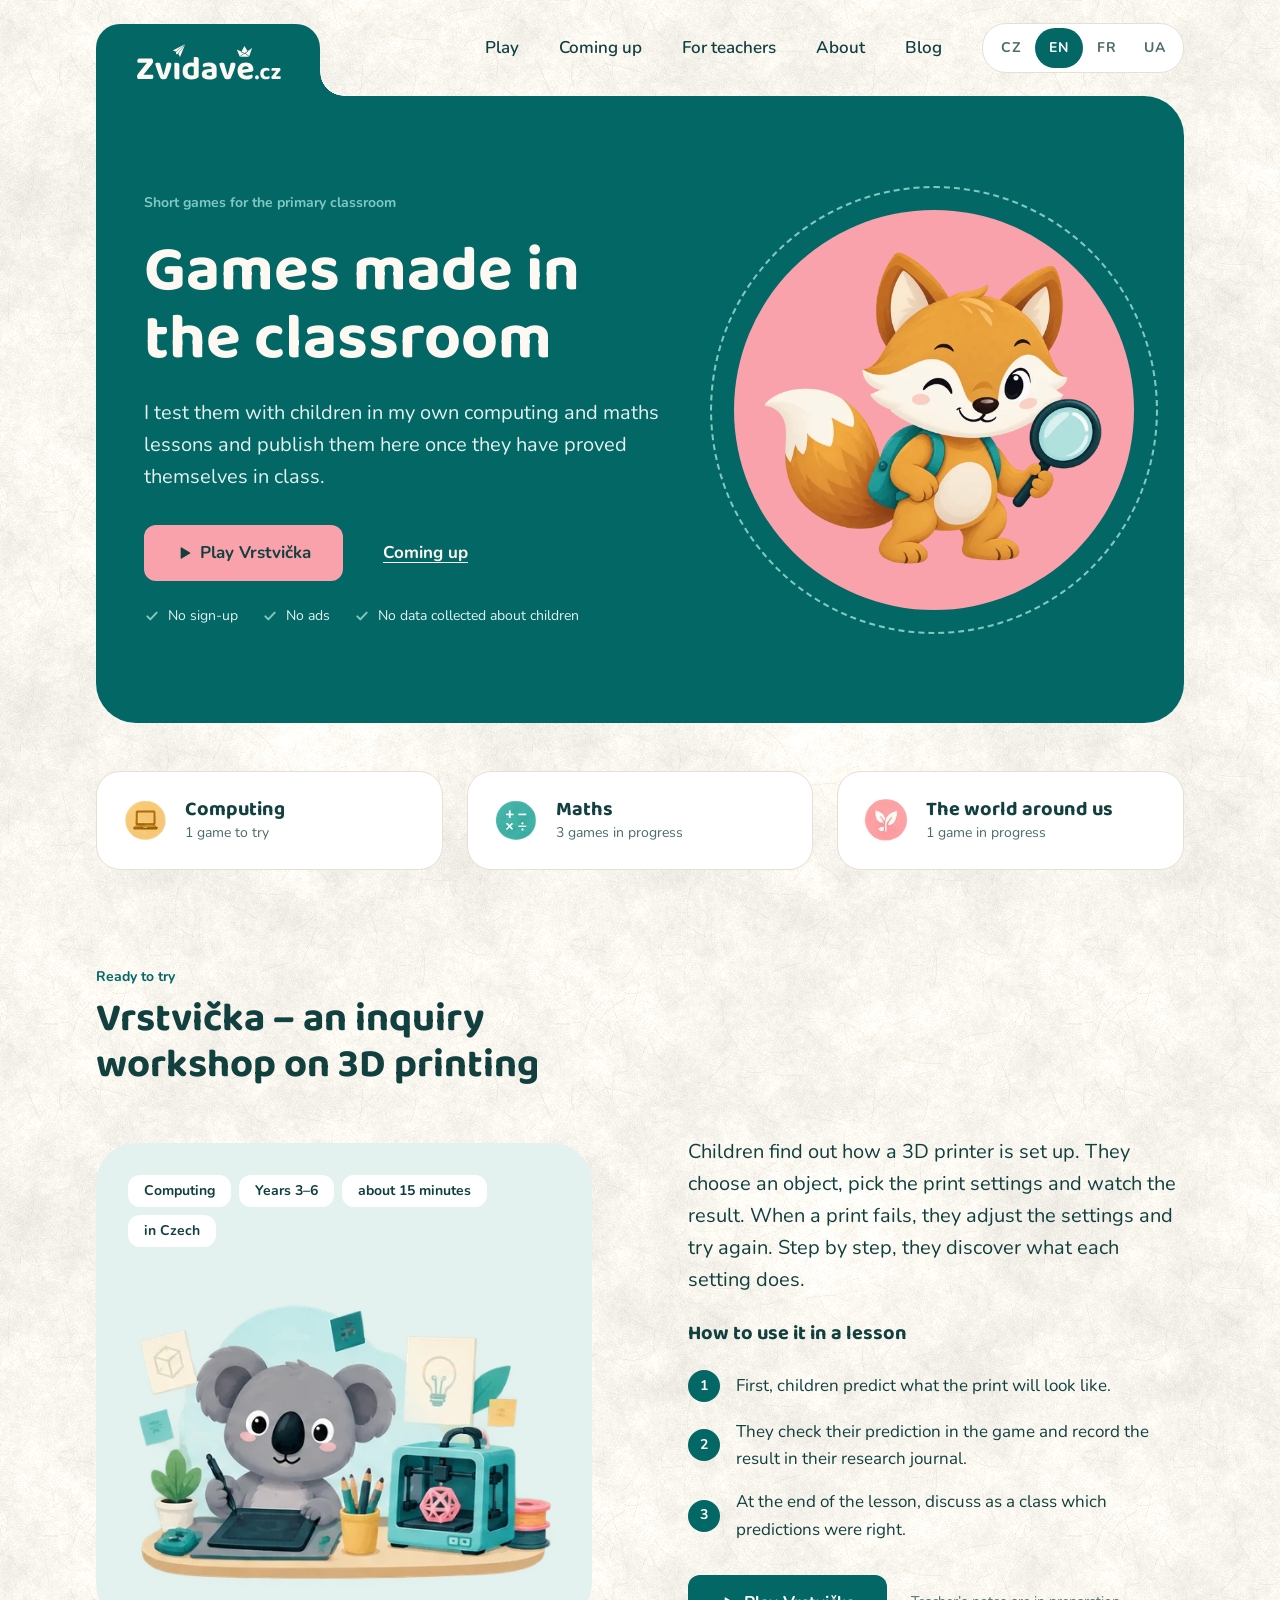
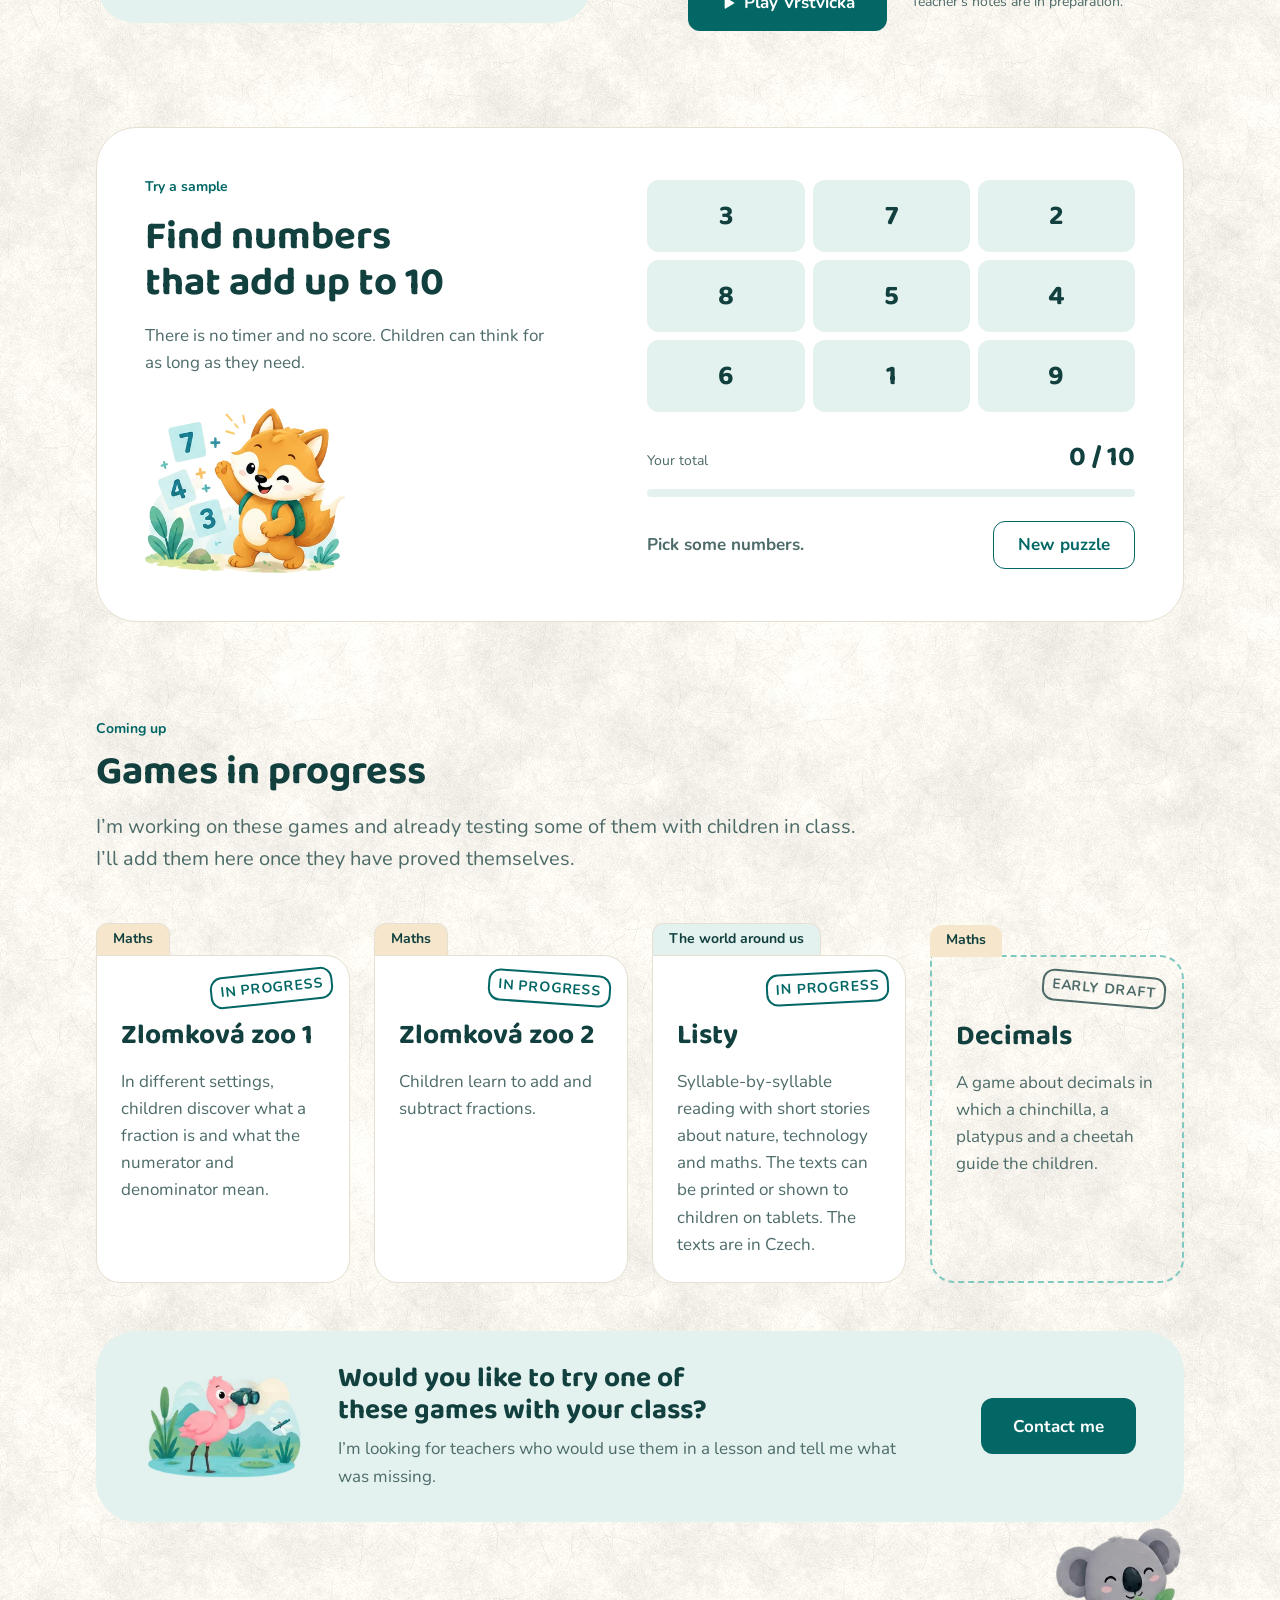
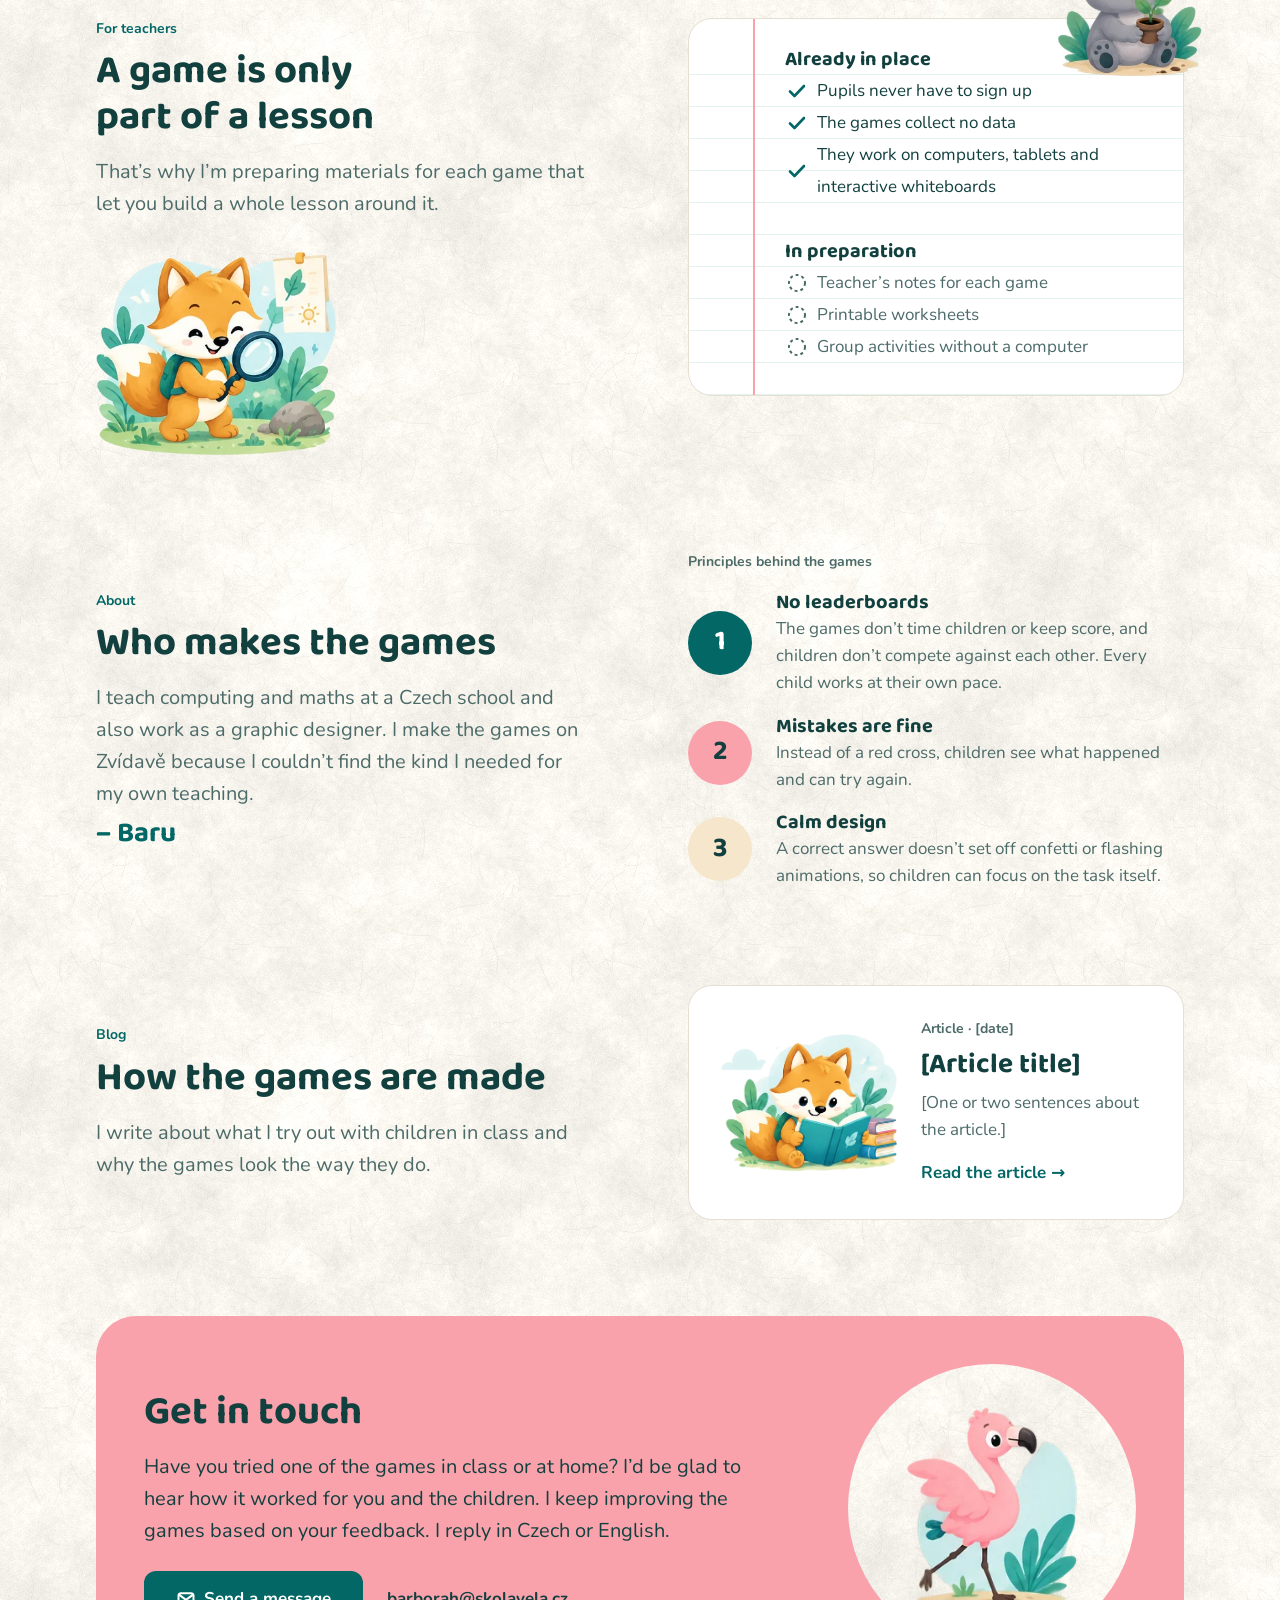
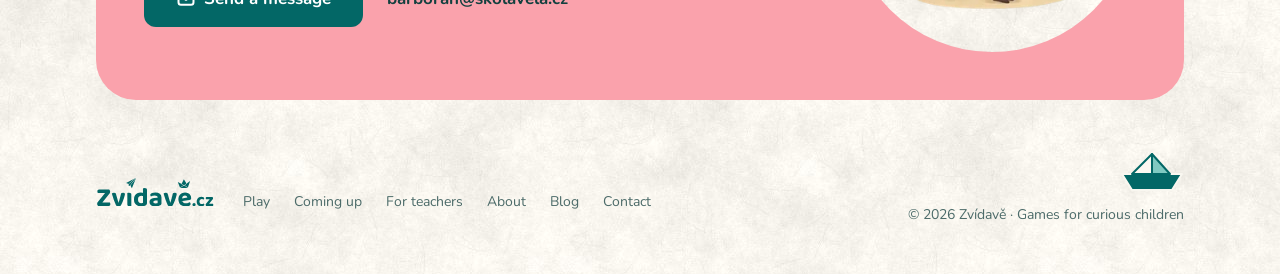
<file: index.html>
<!DOCTYPE html>
<html lang="cs">
<head>
  <meta charset="UTF-8">
  <meta name="viewport" content="width=device-width, initial-scale=1.0">
  <title>Zvídavě</title>
  <link rel="icon" href="favicon.ico" sizes="32x32">
  <link rel="icon" href="favicon.svg" type="image/svg+xml">
  <link rel="icon" type="image/png" sizes="32x32" href="favicon-32.png">
  <link rel="icon" type="image/png" sizes="16x16" href="favicon-16.png">
  <script>
    (function () {
      var supported = ['cs', 'en', 'uk', 'fr'];
      var lang = (navigator.language || navigator.userLanguage || 'cs').split('-')[0].toLowerCase();
      var target = supported.indexOf(lang) !== -1 ? lang : 'cs';
      window.location.replace('/' + target + '/');
    })();
  </script>
  <noscript>
    <meta http-equiv="refresh" content="0; url=/cs/">
  </noscript>
</head>
<body>
  <p><a href="/cs/">Pokračujte na českou verzi</a></p>
</body>
</html>
</file>
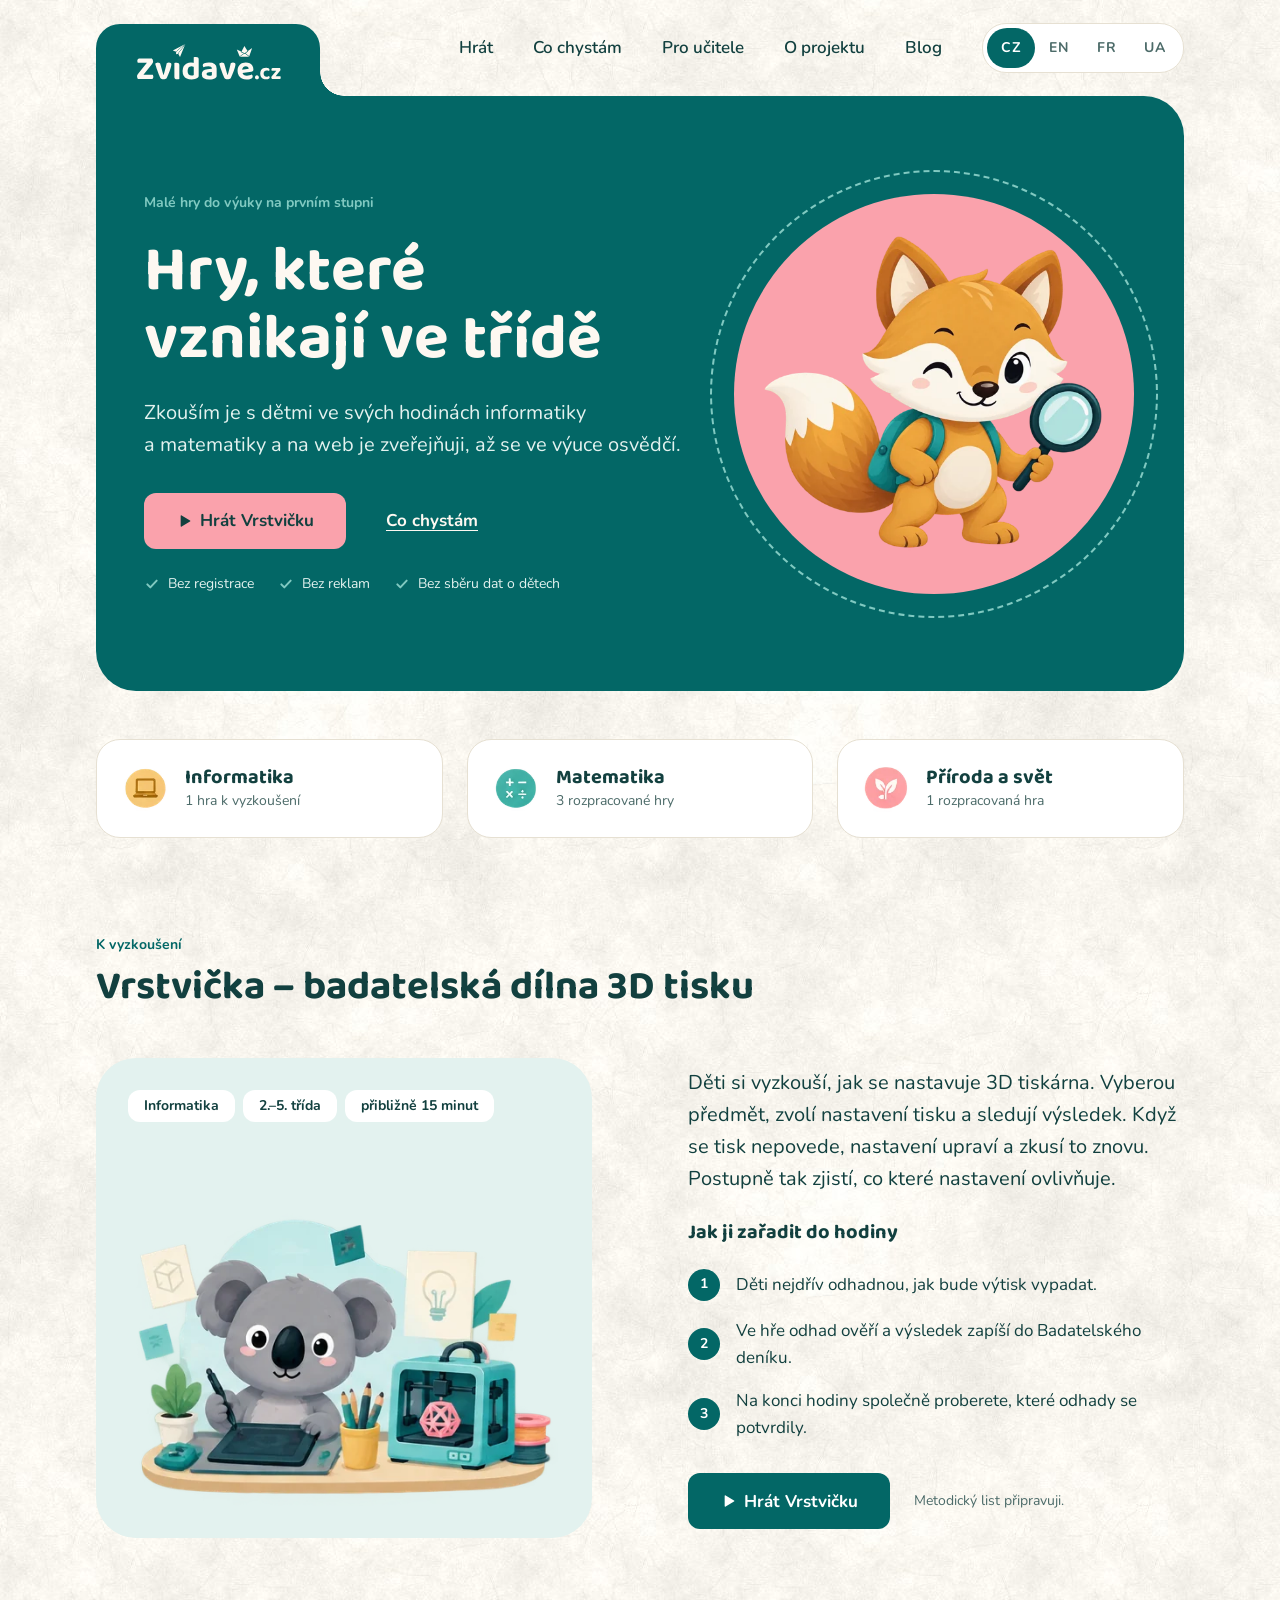
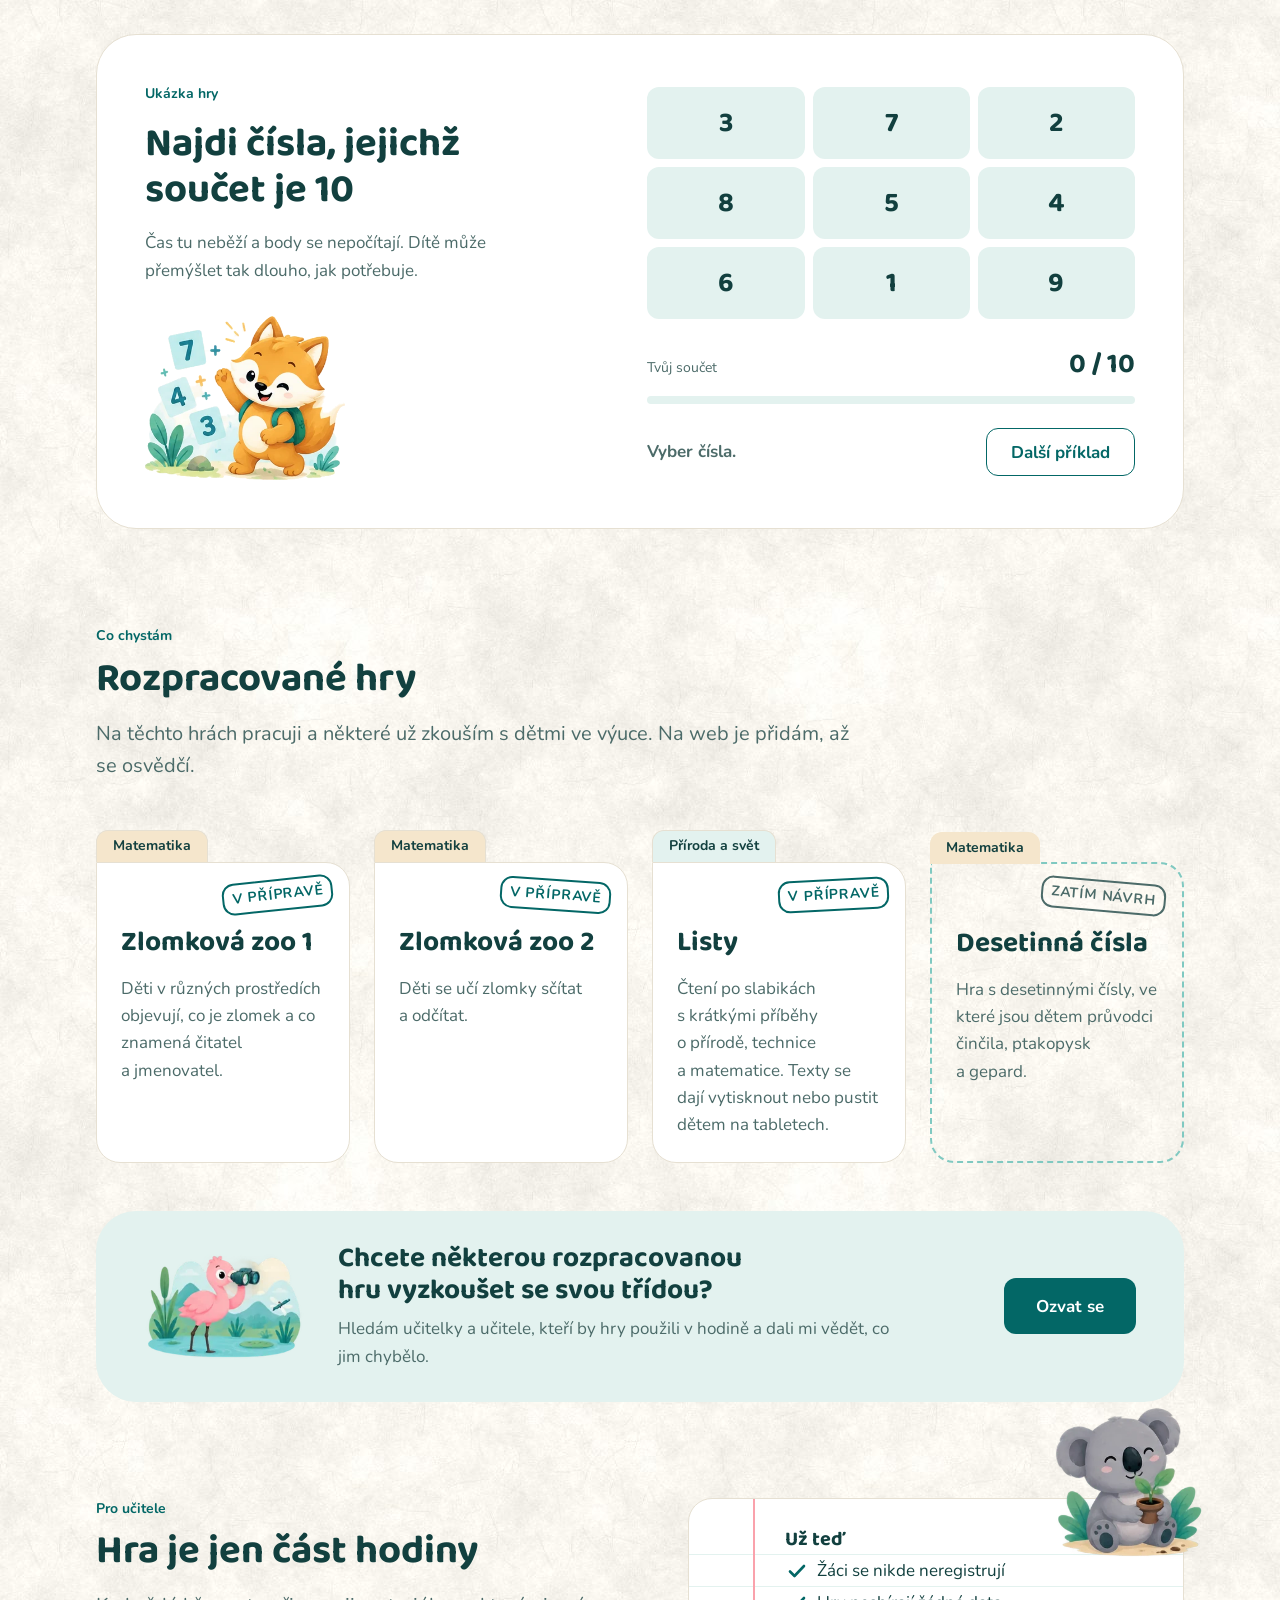
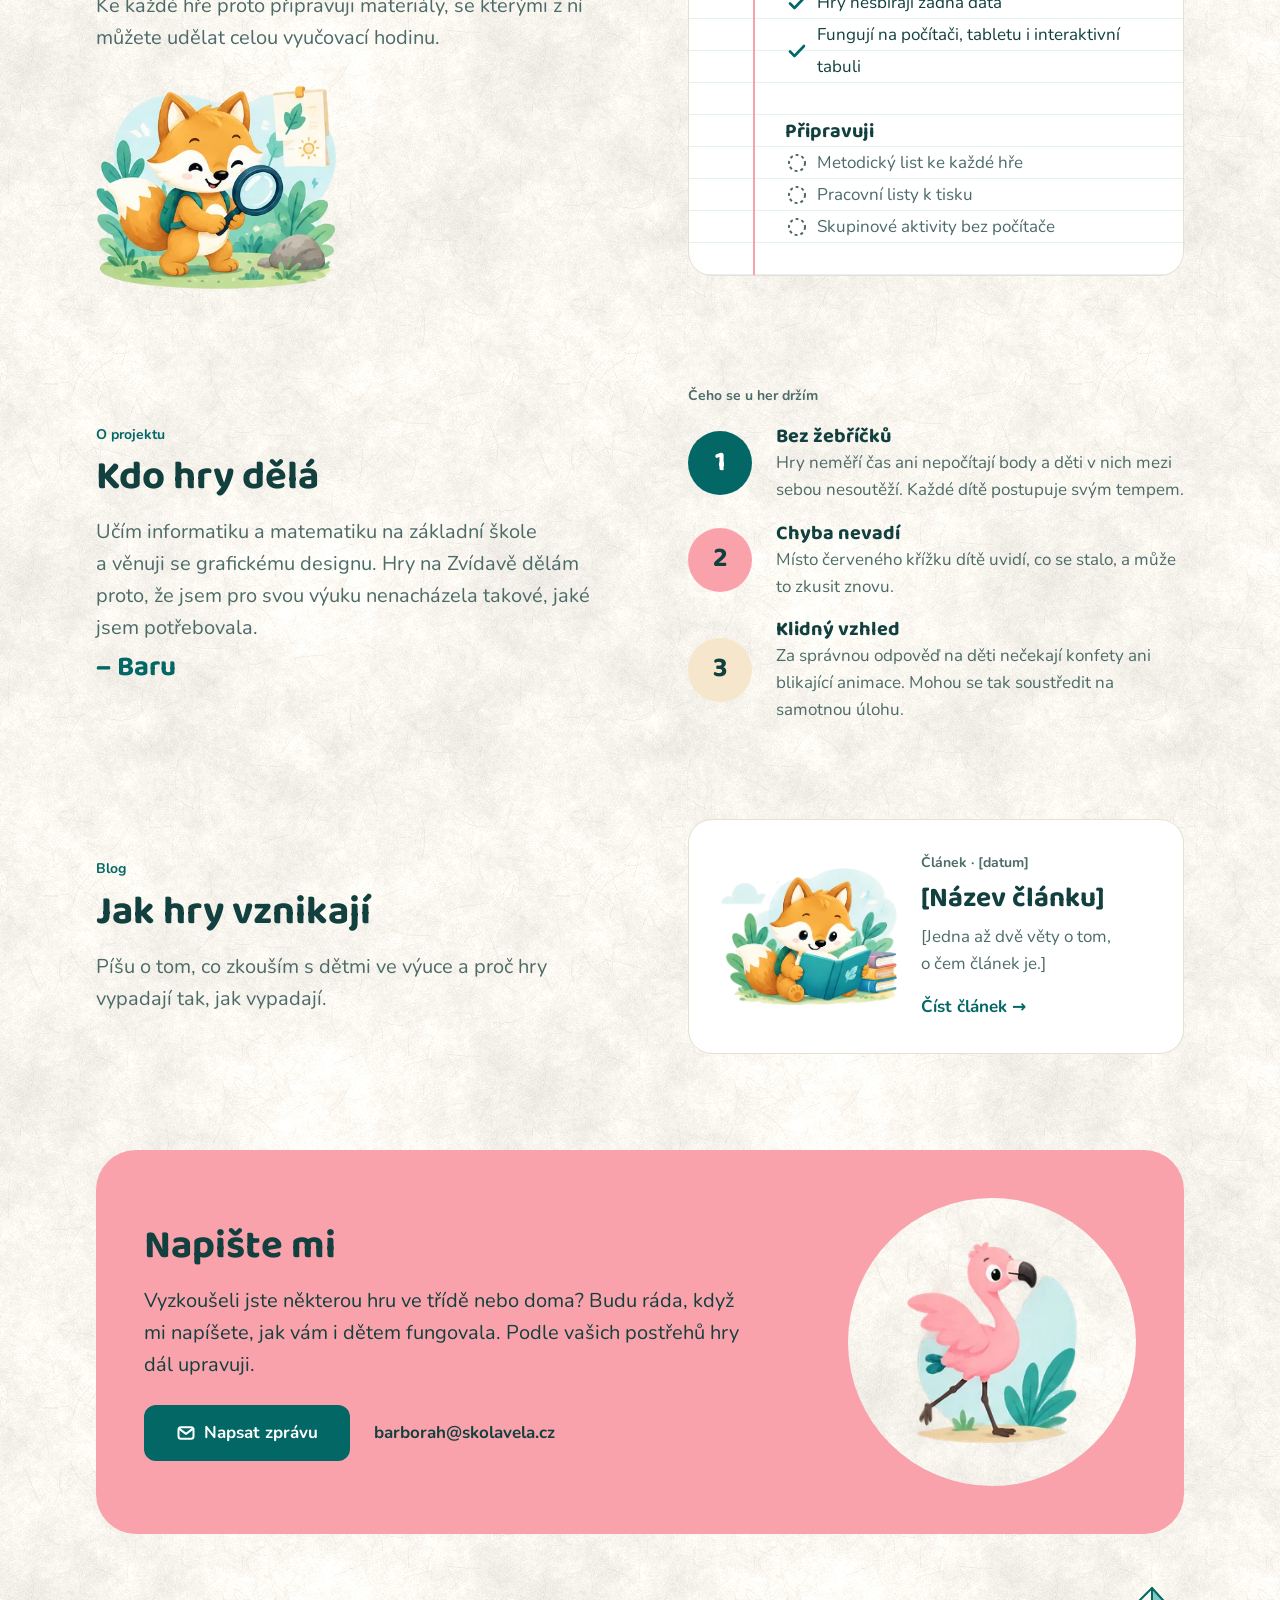
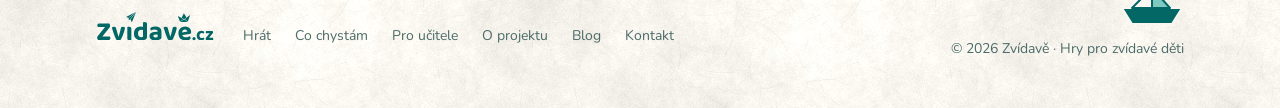
<file: cs/index.html>
<!doctype html>
<html lang="cs">
<head>
<meta charset="utf-8">
<meta name="viewport" content="width=device-width, initial-scale=1">
<title>Zvídavě.cz – malé hry do výuky na prvním stupni</title>
<meta name="description" content="Výukové hry pro 1. stupeň ZŠ, které vznikají přímo ve třídě. Zdarma, bez registrace, bez reklam a bez sběru dat o dětech. Teď si můžete zahrát Vrstvičku – badatelskou dílnu 3D tisku.">
<link rel="canonical" href="https://zvidave.cz/cs/">
<link rel="alternate" hreflang="cs" href="https://zvidave.cz/cs/">
<link rel="alternate" hreflang="en" href="https://zvidave.cz/en/">
<link rel="alternate" hreflang="fr" href="https://zvidave.cz/fr/">
<link rel="alternate" hreflang="uk" href="https://zvidave.cz/uk/">
<link rel="alternate" hreflang="x-default" href="https://zvidave.cz/cs/">
<link rel="icon" href="../assets/favicon.svg" type="image/svg+xml">
<meta name="theme-color" content="#036766">
<meta property="og:type" content="website">
<meta property="og:locale" content="cs_CZ">
<meta property="og:title" content="Zvídavě.cz – malé hry do výuky na prvním stupni">
<meta property="og:description" content="Hry, které vznikají přímo ve třídě. Zdarma, bez registrace, bez reklam a bez sběru dat o dětech.">
<meta property="og:url" content="https://zvidave.cz/cs/">
<link rel="stylesheet" href="../assets/css/zvidave.css">
<script type="application/ld+json">
{
  "@context": "https://schema.org",
  "@graph": [
    {
      "@type": "WebSite",
      "name": "Zvídavě.cz",
      "url": "https://zvidave.cz/cs/",
      "inLanguage": "cs",
      "description": "Malé výukové hry pro 1. stupeň ZŠ, které vznikají přímo ve třídě. Zdarma, bez registrace, bez reklam a bez sběru dat o dětech."
    },
    {
      "@type": "LearningResource",
      "name": "Vrstvička – badatelská dílna 3D tisku",
      "url": "https://zvidave.cz/cs/hry/vrstvicka.html",
      "inLanguage": "cs",
      "learningResourceType": "Hra",
      "educationalLevel": "2.–5. třída ZŠ",
      "timeRequired": "PT15M",
      "about": "Jak se nastavuje 3D tiskárna",
      "isAccessibleForFree": true,
      "description": "Děti si vyzkouší, jak se nastavuje 3D tiskárna. Vyberou předmět, zvolí nastavení tisku a sledují výsledek. Pokusy si zapisují do Badatelského deníku."
    }
  ]
}
</script>
<!-- Sem případně vlož měřicí kód analytiky. -->
</head>
<body>
<a class="skip" href="#obsah">Přeskočit na obsah</a>

<header class="lista">
  <a href="./" class="logo" id="logo" aria-label="Zvídavě.cz – domů">
    <svg viewBox="0 30 630 146" width="160" height="37" aria-hidden="true">
      <path d="M40.1 154 87.3 95.6H93.4Q98.4 99.8 98.4 106.5Q98.4 109.4 97 112.2Q95.7 115 93.6 117.7L46.7 176H39.5Q37.6 174.4 36.3 171.6Q35 168.9 35 165.5Q35 162.5 36.5 159.5Q38 156.6 40.1 154ZM42.2 176 51.5 159.5H97.1Q97.9 160.8 98.6 162.9Q99.3 165 99.3 167.5Q99.3 171.9 97.4 173.9Q95.4 176 92.1 176ZM89.5 95.6 82.2 112.2H38.3Q37.5 110.8 36.8 108.8Q36.1 106.7 36.1 104.2Q36.1 99.9 38.1 97.8Q40.1 95.6 43.5 95.6ZM161.1 111.3Q165.1 111.3 167.9 113.1Q170.6 114.9 170.6 119.2Q170.6 121.5 169.2 126.5Q167.9 131.6 165.7 138.1Q163.5 144.7 160.9 151.6Q158.3 158.5 155.6 164.5Q153 170.5 150.9 174.4Q149.5 175.5 146.3 176.3Q143.2 177.2 139.3 177.2Q134.8 177.2 131.6 176Q128.3 174.8 127 172.3Q125.6 169.6 123.5 164.5Q121.4 159.5 119 153.1Q116.6 146.7 114.2 139.8Q111.9 133 109.9 126.7Q107.9 120.3 106.7 115.5Q108.4 113.8 111.1 112.6Q113.8 111.3 117 111.3Q121.1 111.3 123.7 113.1Q126.4 114.8 127.6 119.5L133.5 140.5Q134.5 144.1 135.6 147.9Q136.8 151.6 137.7 154.8Q138.7 158 139.2 160.1H139.9Q143 149.5 146.2 137.3Q149.5 125.1 152 113.5Q156 111.3 161.1 111.3ZM182.3 139.4H201.9V175.9Q200.7 176.2 198.3 176.6Q195.9 177 193.2 177Q187.5 177 184.9 175Q182.3 172.9 182.3 167.8ZM201.9 145.6H182.3V112.8Q183.6 112.5 185.9 112.1Q188.3 111.7 191.1 111.7Q196.8 111.7 199.3 113.7Q201.9 115.7 201.9 120.9ZM258.8 160.4V120.6L278.3 120.6V162.9Q278.3 166 277 168.1Q275.7 170.3 272.8 172.1Q269.2 174.4 263.5 176.2Q257.7 178 250.2 178Q239.2 178 231.3 174.3Q223.3 170.6 219 163.2Q214.7 155.7 214.7 144.6Q214.7 133 219.1 125.5Q223.5 118 231 114.4Q238.5 110.7 247.7 110.7Q252.4 110.7 256.1 111.7Q259.9 112.8 262.2 114.2V130.4Q260.3 128.8 257.3 127.5Q254.3 126.1 250.3 126.1Q245.6 126.1 242.1 128.1Q238.5 130 236.5 134.1Q234.6 138.2 234.6 144.6Q234.6 153.8 238.7 158.2Q242.9 162.5 250.1 162.5Q253 162.5 255.2 161.8Q257.4 161.1 258.8 160.4ZM278.3 124.4 258.7 124.5V90.1Q260 89.7 262.4 89.3Q264.8 88.9 267.5 88.9Q273.2 88.9 275.8 90.9Q278.3 92.8 278.3 98.1ZM319.9 163.5Q322.9 163.5 325.9 162.9Q328.8 162.3 330.2 161.4V148.8L319 149.8Q314.6 150.1 312 151.7Q309.4 153.4 309.4 156.5Q309.4 159.7 311.9 161.6Q314.3 163.5 319.9 163.5ZM319.1 110.7Q332.8 110.7 340.9 116.4Q349.1 122.1 349.1 134.2V164.2Q349.1 167.5 347.4 169.5Q345.7 171.5 343.1 173Q339.2 175.3 333.3 176.7Q327.4 178 319.9 178Q306.4 178 298.4 172.8Q290.4 167.6 290.4 157.1Q290.4 148.2 295.9 143.3Q301.5 138.5 312.4 137.4L330.1 135.6V134Q330.1 129.5 326.6 127.5Q323.1 125.5 316.6 125.5Q311.6 125.5 306.8 126.7Q301.9 127.9 298.1 129.6Q296.5 128.4 295.4 126.3Q294.3 124.1 294.3 121.8Q294.3 116.2 300.3 113.7Q304.1 112.2 309.2 111.4Q314.3 110.7 319.1 110.7ZM413.8 111.3Q417.9 111.3 420.6 113.1Q423.4 114.9 423.4 119.2Q423.4 121.5 422 126.5Q420.7 131.6 418.5 138.1Q416.3 144.7 413.7 151.6Q411 158.5 408.4 164.5Q405.8 170.5 403.7 174.4Q402.2 175.5 399.1 176.3Q395.9 177.2 392.1 177.2Q387.6 177.2 384.4 176Q381.1 174.8 379.8 172.3Q378.4 169.6 376.3 164.5Q374.2 159.5 371.8 153.1Q369.4 146.7 367 139.8Q364.7 133 362.7 126.7Q360.7 120.3 359.5 115.5Q361.2 113.8 363.9 112.6Q366.6 111.3 369.8 111.3Q373.9 111.3 376.5 113.1Q379.1 114.8 380.4 119.5L386.2 140.5Q387.3 144.1 388.4 147.9Q389.5 151.6 390.5 154.8Q391.5 158 392 160.1H392.6Q395.8 149.5 399 137.3Q402.2 125.1 404.7 113.5Q408.8 111.3 413.8 111.3ZM443.7 153.5 442.9 140.3 475.7 135.2Q475.3 131.5 472.5 128.3Q469.6 125.2 463.9 125.2Q457.9 125.2 453.9 129.2Q450 133.2 449.8 140.7L450.4 149.8Q451.6 156.9 456.6 160.1Q461.6 163.2 468.6 163.2Q474.1 163.2 479 161.6Q483.9 160.1 486.8 158.3Q488.8 159.5 490.1 161.6Q491.4 163.7 491.4 166.1Q491.4 170 488.3 172.7Q485.1 175.4 479.7 176.7Q474.2 178 467.2 178Q457 178 448.9 174.2Q440.8 170.3 436.2 162.6Q431.6 155 431.6 143.5Q431.6 135.1 434.3 128.9Q436.9 122.6 441.5 118.6Q446 114.6 451.8 112.7Q457.6 110.7 463.8 110.7Q472.9 110.7 479.6 114.3Q486.4 117.9 490.3 124.1Q494.1 130.3 494.1 138.5Q494.1 142.6 491.9 144.7Q489.7 146.8 485.7 147.3ZM500.3 169.6Q500.3 166.2 502.4 163.9Q504.6 161.6 508.1 161.6Q511.7 161.6 513.8 163.9Q515.9 166.2 515.9 169.6Q515.9 172.9 513.8 175.1Q511.7 177.4 508.1 177.4Q504.6 177.4 502.4 175.1Q500.3 172.9 500.3 169.6ZM546.4 142.1Q541.5 142.1 538 145.3Q534.5 148.4 534.5 154.5Q534.5 160.6 537.9 163.7Q541.2 166.7 546.3 166.7Q549.2 166.7 551.5 166Q553.7 165.2 555.2 164.3Q556.8 165.4 557.6 166.7Q558.4 168 558.4 169.8Q558.4 173.2 554.8 175.2Q551.2 177.3 544.9 177.3Q537.7 177.3 532.3 174.8Q526.9 172.2 524 167.1Q521 162 521 154.5Q521 146.8 524.2 141.7Q527.4 136.6 532.8 134Q538.1 131.5 544.5 131.5Q550.7 131.5 554.2 133.7Q557.8 135.9 557.8 139.3Q557.8 140.9 557.1 142.2Q556.3 143.5 555.2 144.5Q553.6 143.6 551.4 142.8Q549.2 142.1 546.4 142.1ZM572.9 176H567.6Q566.3 174.9 565.6 173.4Q564.9 171.9 564.9 170Q564.9 168.4 565.6 166.9Q566.4 165.3 567.5 163.9L593.6 132.8H598.3Q599.5 134 600.3 135.4Q601 136.9 601 138.8Q601 140.4 600.3 142Q599.5 143.5 598.4 144.9ZM595.6 132.8V143.2H566.6Q566.1 142.4 565.7 141Q565.3 139.6 565.3 138.1Q565.3 135.3 566.5 134.1Q567.8 132.8 569.8 132.8ZM571.3 176V165.6H600.6Q601.1 166.4 601.6 167.8Q602 169.2 602 170.8Q602 173.5 600.8 174.8Q599.5 176 597.4 176Z" fill="#FDF8F1"/>
      <path class="draha" d="M 201 64 C 261 -66, 501 -126, 601 -36 C 671 34, 701 -126, 591 -106 C 421 -86, 51 -106, 201 64" fill="none" stroke="#80C9C1" stroke-width="6" stroke-linecap="round" stroke-dasharray="6 18"/>
      <g class="vlastovka">
        <g transform="translate(173.2 35.3) scale(0.5544)">
          <polygon points="94.3,5.4 5.4,50.9 28.8,60.4" fill="#FDF8F1" stroke="#036766" stroke-width="6" stroke-linejoin="round" paint-order="stroke"/>
          <polygon points="94.3,5.4 43.1,69.8 43.7,74.1 56.6,97" fill="#FDF8F1" stroke="#036766" stroke-width="6" stroke-linejoin="round" paint-order="stroke"/>
          <polygon points="94.3,5.4 28.8,60.4 28.8,77.6 43.7,74.1 43.1,69.8" fill="#FDF8F1" stroke="#036766" stroke-width="6" stroke-linejoin="round" paint-order="stroke"/>
        </g>
      </g>
      <g transform="translate(425.9 43.2) scale(0.6600)">
        <polygon points="4.3,24.6 51.5,47.8 22,68.5" fill="#FDF8F1" stroke="#036766" stroke-width="6" stroke-linejoin="round" paint-order="stroke"/>
        <polygon points="95.7,15.9 51.5,47.8 77.6,67.7" fill="#FDF8F1" stroke="#036766" stroke-width="6" stroke-linejoin="round" paint-order="stroke"/>
        <polygon points="22,68.5 51.5,47.8 77.6,67.7" fill="#FDF8F1" stroke="#036766" stroke-width="6" stroke-linejoin="round" paint-order="stroke"/>
        <polygon points="49.4,4.3 31.9,37.9 51.5,47.8 68.5,34.5" fill="#FDF8F1" stroke="#036766" stroke-width="6" stroke-linejoin="round" paint-order="stroke"/>
      </g>
    </svg>
    <span class="logo-oblouk" aria-hidden="true"></span>
  </a>

  <button class="menu-tlacitko" type="button" aria-expanded="false" aria-controls="navigace">
    <span class="sr">Menu</span>
    <svg width="24" height="24" viewBox="0 0 24 24" fill="none" stroke="currentColor" stroke-width="2.4" stroke-linecap="round" aria-hidden="true"><path d="M4 7h16M4 12h16M4 17h16"/></svg>
  </button>

  <nav class="navigace" id="navigace" aria-label="Hlavní navigace">
    <a href="#hrat">Hrát</a>
    <a href="#chystam">Co chystám</a>
    <a href="#ucitele">Pro učitele</a>
    <a href="#projekt">O projektu</a>
    <a href="#blog">Blog</a>
    <div class="jazyky" role="group" aria-label="Jazyk webu">
      <a href="./" lang="cs" aria-current="true" aria-label="Čeština">CZ</a>
      <a href="../en/" lang="en" hreflang="en" aria-label="English">EN</a>
      <a href="../fr/" lang="fr" hreflang="fr" aria-label="Français">FR</a>
      <a href="../uk/" lang="uk" hreflang="uk" aria-label="Українська">UA</a>
    </div>
  </nav>
</header>

<main id="obsah">

<section class="uvod obal">
  <div class="uvod-text">
    <p class="stitek-sekce svetly">Malé hry do výuky na prvním stupni</p>
    <h1>Hry, které vznikají ve třídě</h1>
    <p class="perex">Zkouším je s dětmi ve svých hodinách informatiky a matematiky a na web je zveřejňuji, až se ve výuce osvědčí.</p>
    <div class="tlacitka">
      <a class="tl tl-ruzove" href="hry/vrstvicka.html"><svg width="16" height="16" viewBox="0 0 24 24" fill="currentColor" aria-hidden="true"><path d="M7 4.5v15a1 1 0 0 0 1.5.86l12.5-7.5a1 1 0 0 0 0-1.72L8.5 3.64A1 1 0 0 0 7 4.5Z"/></svg>Hrát Vrstvičku</a>
      <a class="tl-odkaz" href="#chystam">Co chystám</a>
    </div>
    <ul class="vyhody">
      <li>Bez registrace</li>
      <li>Bez reklam</li>
      <li>Bez sběru dat o dětech</li>
    </ul>
  </div>
  <div class="uvod-obrazek">
    <div class="kruh">
      <img src="../assets/img/liska-lupa.webp" width="520" height="481" alt="Liška s lupou – průvodkyně Zvídavě">
    </div>
  </div>
</section>

<section class="obal predmety" aria-label="Předměty">
  <a class="karta predmet" href="#hrat"><img src="../assets/img/ikona-informatika.webp" width="48" height="46" alt=""><span><strong>Informatika</strong><small>1 hra k vyzkoušení</small></span></a>
  <a class="karta predmet" href="#chystam"><img src="../assets/img/ikona-matematika.webp" width="48" height="46" alt=""><span><strong>Matematika</strong><small>3 rozpracované hry</small></span></a>
  <a class="karta predmet" href="#chystam"><img src="../assets/img/ikona-priroda.webp" width="48" height="48" alt=""><span><strong>Příroda a svět</strong><small>1 rozpracovaná hra</small></span></a>
</section>

<section class="obal sekce" id="hrat" aria-labelledby="hrat-nadpis">
  <div class="hlavicka-sekce">
    <p class="stitek-sekce">K vyzkoušení</p>
    <h2 id="hrat-nadpis">Vrstvička – badatelská dílna 3D tisku</h2>
  </div>
  <div class="dve-casti">
    <div class="vrstvicka-obraz">
      <ul class="stitky">
        <li>Informatika</li>
        <li>2.–5. třída</li>
        <li>přibližně 15 minut</li>
      </ul>
      <img src="../assets/img/koala-tiskarna.webp" width="494" height="338" alt="" loading="lazy">
    </div>
    <div class="vrstvicka-text">
      <p class="velky">Děti si vyzkouší, jak se nastavuje 3D tiskárna. Vyberou předmět, zvolí nastavení tisku a sledují výsledek. Když se tisk nepovede, nastavení upraví a zkusí to znovu. Postupně tak zjistí, co které nastavení ovlivňuje.</p>
      <h3>Jak ji zařadit do hodiny</h3>
      <ol class="kroky">
        <li>Děti nejdřív odhadnou, jak bude výtisk vypadat.</li>
        <li>Ve hře odhad ověří a výsledek zapíší do Badatelského deníku.</li>
        <li>Na konci hodiny společně proberete, které odhady se potvrdily.</li>
      </ol>
      <div class="tlacitka">
        <a class="tl tl-zelene" href="hry/vrstvicka.html"><svg width="16" height="16" viewBox="0 0 24 24" fill="currentColor" aria-hidden="true"><path d="M7 4.5v15a1 1 0 0 0 1.5.86l12.5-7.5a1 1 0 0 0 0-1.72L8.5 3.64A1 1 0 0 0 7 4.5Z"/></svg>Hrát Vrstvičku</a>
        <span class="pozn">Metodický list připravuji.</span>
      </div>
    </div>
  </div>
</section>

<section class="obal sekce" aria-labelledby="hra-nadpis">
  <div class="karta minihra">
    <div class="minihra-text">
      <p class="stitek-sekce">Ukázka hry</p>
      <h2 id="hra-nadpis">Najdi čísla, jejichž součet je 10</h2>
      <p class="tlumeny">Čas tu neběží a body se nepočítají. Dítě může přemýšlet tak dlouho, jak potřebuje.</p>
      <img src="../assets/img/liska-cisla.webp" width="357" height="294" alt="" loading="lazy">
    </div>
    <div class="minihra-plocha">
      <div class="dlazdice" id="dlazdice" role="group" aria-label="Čísla"></div>
      <div class="soucet">
        <span class="tlumeny maly">Tvůj součet</span>
        <span class="soucet-cislo"><span id="soucet">0</span> / 10</span>
      </div>
      <div class="pruh" role="progressbar" aria-label="Součet" aria-valuemin="0" aria-valuemax="10" aria-valuenow="0" id="pruh"><div id="pruh-vypln"></div></div>
      <div class="minihra-dole">
        <span class="stav" id="stav" aria-live="polite">Vyber čísla.</span>
        <button class="tl tl-obrys" type="button" id="dalsi">Další příklad</button>
      </div>
    </div>
  </div>
</section>

<section class="obal sekce" id="chystam" aria-labelledby="chystam-nadpis">
  <div class="hlavicka-sekce">
    <p class="stitek-sekce">Co chystám</p>
    <h2 id="chystam-nadpis">Rozpracované hry</h2>
    <p class="velky tlumeny">Na těchto hrách pracuji a některé už zkouším s dětmi ve výuce. Na web je přidám, až se osvědčí.</p>
  </div>
  <div class="listy">
    <article class="list">
      <span class="zalozka zalozka-mat">Matematika</span>
      <span class="razitko" style="--natoceni:-6deg">V přípravě</span>
      <h3>Zlomková zoo 1</h3>
      <p class="tlumeny">Děti v různých prostředích objevují, co je zlomek a co znamená čitatel a jmenovatel.</p>
    </article>
    <article class="list">
      <span class="zalozka zalozka-mat">Matematika</span>
      <span class="razitko" style="--natoceni:4deg">V přípravě</span>
      <h3>Zlomková zoo 2</h3>
      <p class="tlumeny">Děti se učí zlomky sčítat a odčítat.</p>
    </article>
    <article class="list">
      <span class="zalozka zalozka-priroda">Příroda a svět</span>
      <span class="razitko" style="--natoceni:-3deg">V přípravě</span>
      <h3>Listy</h3>
      <p class="tlumeny">Čtení po slabikách s krátkými příběhy o přírodě, technice a matematice. Texty se dají vytisknout nebo pustit dětem na tabletech.</p>
    </article>
    <article class="list list-napad">
      <span class="zalozka zalozka-mat">Matematika</span>
      <span class="razitko razitko-sede" style="--natoceni:5deg">Zatím návrh</span>
      <h3>Desetinná čísla</h3>
      <p class="tlumeny">Hra s desetinnými čísly, ve které jsou dětem průvodci činčila, ptakopysk a gepard.</p>
    </article>
  </div>
  <div class="pozvanka">
    <img src="../assets/img/plamenak-dalekohled.webp" width="240" height="166" alt="" loading="lazy">
    <div>
      <h3>Chcete některou rozpracovanou hru vyzkoušet se svou třídou?</h3>
      <p class="tlumeny">Hledám učitelky a učitele, kteří by hry použili v hodině a dali mi vědět, co jim chybělo.</p>
    </div>
    <a class="tl tl-zelene" href="#kontakt">Ozvat se</a>
  </div>
</section>

<section class="obal sekce dve-casti dve-casti-ucitele" id="ucitele" aria-labelledby="ucitele-nadpis">
  <div class="hlavicka-sekce">
    <p class="stitek-sekce">Pro učitele</p>
    <h2 id="ucitele-nadpis">Hra je jen část hodiny</h2>
    <p class="velky tlumeny">Ke každé hře proto připravuji materiály, se kterými z ní můžete udělat celou vyučovací hodinu.</p>
    <img class="liska-ucitele" src="../assets/img/liska-zkouma.webp" width="352" height="297" alt="" loading="lazy">
  </div>
  <div class="sesit-obal">
    <img class="koala-sesit" src="../assets/img/koala-sazenice.webp" width="260" height="260" alt="" loading="lazy">
    <div class="sesit">
      <h3>Už teď</h3>
      <ul class="seznam hotovo">
        <li>Žáci se nikde neregistrují</li>
        <li>Hry nesbírají žádná data</li>
        <li>Fungují na počítači, tabletu i interaktivní tabuli</li>
      </ul>
      <h3>Připravuji</h3>
      <ul class="seznam pripravuji">
        <li>Metodický list ke každé hře</li>
        <li>Pracovní listy k tisku</li>
        <li>Skupinové aktivity bez počítače</li>
      </ul>
    </div>
  </div>
</section>

<section class="obal sekce dve-casti dve-casti-projekt" id="projekt" aria-labelledby="projekt-nadpis">
  <div class="hlavicka-sekce">
    <p class="stitek-sekce">O projektu</p>
    <h2 id="projekt-nadpis">Kdo hry dělá</h2>
    <p class="velky tlumeny">Učím informatiku a matematiku na základní škole a věnuji se grafickému designu. Hry na Zvídavě dělám proto, že jsem pro svou výuku nenacházela takové, jaké jsem potřebovala.</p>
    <p class="podpis">– Baru</p>
  </div>
  <div class="pravidla">
    <p class="tlumeny maly tucne">Čeho se u her držím</p>
    <ol>
      <li><span class="cislo c1" aria-hidden="true">1</span><div><h3>Bez žebříčků</h3><p class="tlumeny">Hry neměří čas ani nepočítají body a děti v nich mezi sebou nesoutěží. Každé dítě postupuje svým tempem.</p></div></li>
      <li><span class="cislo c2" aria-hidden="true">2</span><div><h3>Chyba nevadí</h3><p class="tlumeny">Místo červeného křížku dítě uvidí, co se stalo, a může to zkusit znovu.</p></div></li>
      <li><span class="cislo c3" aria-hidden="true">3</span><div><h3>Klidný vzhled</h3><p class="tlumeny">Za správnou odpověď na děti nečekají konfety ani blikající animace. Mohou se tak soustředit na samotnou úlohu.</p></div></li>
    </ol>
  </div>
</section>

<section class="obal sekce dve-casti dve-casti-blog" id="blog" aria-labelledby="blog-nadpis">
  <div class="hlavicka-sekce">
    <p class="stitek-sekce">Blog</p>
    <h2 id="blog-nadpis">Jak hry vznikají</h2>
    <p class="velky tlumeny">Píšu o tom, co zkouším s dětmi ve výuce a proč hry vypadají tak, jak vypadají.</p>
  </div>
  <!-- BLOG: doplň odkaz, datum, název a perex článku -->
  <a class="karta clanek" href="#">
    <img src="../assets/img/liska-cte.webp" width="385" height="301" alt="" loading="lazy">
    <span class="clanek-text">
      <span class="tlumeny maly tucne">Článek · [datum]</span>
      <span class="clanek-nazev">[Název článku]</span>
      <span class="tlumeny">[Jedna až dvě věty o tom, o čem článek je.]</span>
      <span class="clanek-odkaz">Číst článek →</span>
    </span>
  </a>
</section>

<section class="obal sekce" id="kontakt" aria-labelledby="kontakt-nadpis">
  <div class="kontakt">
    <div class="kontakt-text">
      <h2 id="kontakt-nadpis">Napište mi</h2>
      <p class="velky">Vyzkoušeli jste některou hru ve třídě nebo doma? Budu ráda, když mi napíšete, jak vám i dětem fungovala. Podle vašich postřehů hry dál upravuji.</p>
      <div class="tlacitka">
        <a class="tl tl-zelene" href="mailto:barborah@skolavela.cz"><svg width="20" height="20" viewBox="0 0 24 24" fill="none" stroke="currentColor" stroke-width="2.4" stroke-linecap="round" stroke-linejoin="round" aria-hidden="true"><rect x="3" y="5" width="18" height="14" rx="3"/><path d="M4 7l8 6 8-6"/></svg>Napsat zprávu</a>
        <span class="tucne">barborah@skolavela.cz</span>
      </div>
    </div>
    <div class="dira papir" aria-hidden="true">
      <img src="../assets/img/plamenak-tanci.webp" width="224" height="266" alt="" loading="lazy">
    </div>
  </div>
</section>

</main>

<footer class="paticka obal">
  <div class="paticka-vlevo">
    <a href="./" class="logo-paticka" aria-label="Zvídavě.cz – domů">
      <svg viewBox="0 30 630 146" width="129" height="30" aria-hidden="true">
        <path d="M40.1 154 87.3 95.6H93.4Q98.4 99.8 98.4 106.5Q98.4 109.4 97 112.2Q95.7 115 93.6 117.7L46.7 176H39.5Q37.6 174.4 36.3 171.6Q35 168.9 35 165.5Q35 162.5 36.5 159.5Q38 156.6 40.1 154ZM42.2 176 51.5 159.5H97.1Q97.9 160.8 98.6 162.9Q99.3 165 99.3 167.5Q99.3 171.9 97.4 173.9Q95.4 176 92.1 176ZM89.5 95.6 82.2 112.2H38.3Q37.5 110.8 36.8 108.8Q36.1 106.7 36.1 104.2Q36.1 99.9 38.1 97.8Q40.1 95.6 43.5 95.6ZM161.1 111.3Q165.1 111.3 167.9 113.1Q170.6 114.9 170.6 119.2Q170.6 121.5 169.2 126.5Q167.9 131.6 165.7 138.1Q163.5 144.7 160.9 151.6Q158.3 158.5 155.6 164.5Q153 170.5 150.9 174.4Q149.5 175.5 146.3 176.3Q143.2 177.2 139.3 177.2Q134.8 177.2 131.6 176Q128.3 174.8 127 172.3Q125.6 169.6 123.5 164.5Q121.4 159.5 119 153.1Q116.6 146.7 114.2 139.8Q111.9 133 109.9 126.7Q107.9 120.3 106.7 115.5Q108.4 113.8 111.1 112.6Q113.8 111.3 117 111.3Q121.1 111.3 123.7 113.1Q126.4 114.8 127.6 119.5L133.5 140.5Q134.5 144.1 135.6 147.9Q136.8 151.6 137.7 154.8Q138.7 158 139.2 160.1H139.9Q143 149.5 146.2 137.3Q149.5 125.1 152 113.5Q156 111.3 161.1 111.3ZM182.3 139.4H201.9V175.9Q200.7 176.2 198.3 176.6Q195.9 177 193.2 177Q187.5 177 184.9 175Q182.3 172.9 182.3 167.8ZM201.9 145.6H182.3V112.8Q183.6 112.5 185.9 112.1Q188.3 111.7 191.1 111.7Q196.8 111.7 199.3 113.7Q201.9 115.7 201.9 120.9ZM258.8 160.4V120.6L278.3 120.6V162.9Q278.3 166 277 168.1Q275.7 170.3 272.8 172.1Q269.2 174.4 263.5 176.2Q257.7 178 250.2 178Q239.2 178 231.3 174.3Q223.3 170.6 219 163.2Q214.7 155.7 214.7 144.6Q214.7 133 219.1 125.5Q223.5 118 231 114.4Q238.5 110.7 247.7 110.7Q252.4 110.7 256.1 111.7Q259.9 112.8 262.2 114.2V130.4Q260.3 128.8 257.3 127.5Q254.3 126.1 250.3 126.1Q245.6 126.1 242.1 128.1Q238.5 130 236.5 134.1Q234.6 138.2 234.6 144.6Q234.6 153.8 238.7 158.2Q242.9 162.5 250.1 162.5Q253 162.5 255.2 161.8Q257.4 161.1 258.8 160.4ZM278.3 124.4 258.7 124.5V90.1Q260 89.7 262.4 89.3Q264.8 88.9 267.5 88.9Q273.2 88.9 275.8 90.9Q278.3 92.8 278.3 98.1ZM319.9 163.5Q322.9 163.5 325.9 162.9Q328.8 162.3 330.2 161.4V148.8L319 149.8Q314.6 150.1 312 151.7Q309.4 153.4 309.4 156.5Q309.4 159.7 311.9 161.6Q314.3 163.5 319.9 163.5ZM319.1 110.7Q332.8 110.7 340.9 116.4Q349.1 122.1 349.1 134.2V164.2Q349.1 167.5 347.4 169.5Q345.7 171.5 343.1 173Q339.2 175.3 333.3 176.7Q327.4 178 319.9 178Q306.4 178 298.4 172.8Q290.4 167.6 290.4 157.1Q290.4 148.2 295.9 143.3Q301.5 138.5 312.4 137.4L330.1 135.6V134Q330.1 129.5 326.6 127.5Q323.1 125.5 316.6 125.5Q311.6 125.5 306.8 126.7Q301.9 127.9 298.1 129.6Q296.5 128.4 295.4 126.3Q294.3 124.1 294.3 121.8Q294.3 116.2 300.3 113.7Q304.1 112.2 309.2 111.4Q314.3 110.7 319.1 110.7ZM413.8 111.3Q417.9 111.3 420.6 113.1Q423.4 114.9 423.4 119.2Q423.4 121.5 422 126.5Q420.7 131.6 418.5 138.1Q416.3 144.7 413.7 151.6Q411 158.5 408.4 164.5Q405.8 170.5 403.7 174.4Q402.2 175.5 399.1 176.3Q395.9 177.2 392.1 177.2Q387.6 177.2 384.4 176Q381.1 174.8 379.8 172.3Q378.4 169.6 376.3 164.5Q374.2 159.5 371.8 153.1Q369.4 146.7 367 139.8Q364.7 133 362.7 126.7Q360.7 120.3 359.5 115.5Q361.2 113.8 363.9 112.6Q366.6 111.3 369.8 111.3Q373.9 111.3 376.5 113.1Q379.1 114.8 380.4 119.5L386.2 140.5Q387.3 144.1 388.4 147.9Q389.5 151.6 390.5 154.8Q391.5 158 392 160.1H392.6Q395.8 149.5 399 137.3Q402.2 125.1 404.7 113.5Q408.8 111.3 413.8 111.3ZM443.7 153.5 442.9 140.3 475.7 135.2Q475.3 131.5 472.5 128.3Q469.6 125.2 463.9 125.2Q457.9 125.2 453.9 129.2Q450 133.2 449.8 140.7L450.4 149.8Q451.6 156.9 456.6 160.1Q461.6 163.2 468.6 163.2Q474.1 163.2 479 161.6Q483.9 160.1 486.8 158.3Q488.8 159.5 490.1 161.6Q491.4 163.7 491.4 166.1Q491.4 170 488.3 172.7Q485.1 175.4 479.7 176.7Q474.2 178 467.2 178Q457 178 448.9 174.2Q440.8 170.3 436.2 162.6Q431.6 155 431.6 143.5Q431.6 135.1 434.3 128.9Q436.9 122.6 441.5 118.6Q446 114.6 451.8 112.7Q457.6 110.7 463.8 110.7Q472.9 110.7 479.6 114.3Q486.4 117.9 490.3 124.1Q494.1 130.3 494.1 138.5Q494.1 142.6 491.9 144.7Q489.7 146.8 485.7 147.3ZM500.3 169.6Q500.3 166.2 502.4 163.9Q504.6 161.6 508.1 161.6Q511.7 161.6 513.8 163.9Q515.9 166.2 515.9 169.6Q515.9 172.9 513.8 175.1Q511.7 177.4 508.1 177.4Q504.6 177.4 502.4 175.1Q500.3 172.9 500.3 169.6ZM546.4 142.1Q541.5 142.1 538 145.3Q534.5 148.4 534.5 154.5Q534.5 160.6 537.9 163.7Q541.2 166.7 546.3 166.7Q549.2 166.7 551.5 166Q553.7 165.2 555.2 164.3Q556.8 165.4 557.6 166.7Q558.4 168 558.4 169.8Q558.4 173.2 554.8 175.2Q551.2 177.3 544.9 177.3Q537.7 177.3 532.3 174.8Q526.9 172.2 524 167.1Q521 162 521 154.5Q521 146.8 524.2 141.7Q527.4 136.6 532.8 134Q538.1 131.5 544.5 131.5Q550.7 131.5 554.2 133.7Q557.8 135.9 557.8 139.3Q557.8 140.9 557.1 142.2Q556.3 143.5 555.2 144.5Q553.6 143.6 551.4 142.8Q549.2 142.1 546.4 142.1ZM572.9 176H567.6Q566.3 174.9 565.6 173.4Q564.9 171.9 564.9 170Q564.9 168.4 565.6 166.9Q566.4 165.3 567.5 163.9L593.6 132.8H598.3Q599.5 134 600.3 135.4Q601 136.9 601 138.8Q601 140.4 600.3 142Q599.5 143.5 598.4 144.9ZM595.6 132.8V143.2H566.6Q566.1 142.4 565.7 141Q565.3 139.6 565.3 138.1Q565.3 135.3 566.5 134.1Q567.8 132.8 569.8 132.8ZM571.3 176V165.6H600.6Q601.1 166.4 601.6 167.8Q602 169.2 602 170.8Q602 173.5 600.8 174.8Q599.5 176 597.4 176Z" fill="#036766"/>
        <g transform="translate(173.2 35.3) scale(0.5544)">
          <polygon points="94.3,5.4 5.4,50.9 28.8,60.4" fill="#036766" stroke="#F9F7F0" stroke-width="6" stroke-linejoin="round" paint-order="stroke"/>
          <polygon points="94.3,5.4 43.1,69.8 43.7,74.1 56.6,97" fill="#036766" stroke="#F9F7F0" stroke-width="6" stroke-linejoin="round" paint-order="stroke"/>
          <polygon points="94.3,5.4 28.8,60.4 28.8,77.6 43.7,74.1 43.1,69.8" fill="#036766" stroke="#F9F7F0" stroke-width="6" stroke-linejoin="round" paint-order="stroke"/>
        </g>
        <g transform="translate(425.9 43.2) scale(0.6600)">
          <polygon points="4.3,24.6 51.5,47.8 22,68.5" fill="#036766" stroke="#F9F7F0" stroke-width="6" stroke-linejoin="round" paint-order="stroke"/>
          <polygon points="95.7,15.9 51.5,47.8 77.6,67.7" fill="#036766" stroke="#F9F7F0" stroke-width="6" stroke-linejoin="round" paint-order="stroke"/>
          <polygon points="22,68.5 51.5,47.8 77.6,67.7" fill="#036766" stroke="#F9F7F0" stroke-width="6" stroke-linejoin="round" paint-order="stroke"/>
          <polygon points="49.4,4.3 31.9,37.9 51.5,47.8 68.5,34.5" fill="#036766" stroke="#F9F7F0" stroke-width="6" stroke-linejoin="round" paint-order="stroke"/>
        </g>
      </svg>
    </a>
    <nav class="paticka-odkazy" aria-label="Odkazy v patičce">
      <a href="#hrat">Hrát</a>
      <a href="#chystam">Co chystám</a>
      <a href="#ucitele">Pro učitele</a>
      <a href="#projekt">O projektu</a>
      <a href="#blog">Blog</a>
      <a href="#kontakt">Kontakt</a>
    </nav>
  </div>
  <div class="paticka-vpravo">
    <div class="pristav">
      <div class="hladina" aria-hidden="true"></div>
      <button class="lodicka vpravo" type="button" aria-label="Poslat lodičku na druhý břeh">
        <svg viewBox="0 0 64 40" width="64" height="40" aria-hidden="true">
          <polygon points="2,22 62,22 52,38 12,38" fill="#036766" stroke="#F9F7F0" stroke-width="2" stroke-linejoin="round"/>
          <polygon points="32,2 32,22 12,22" fill="#FDF8F1" stroke="#036766" stroke-width="2" stroke-linejoin="round"/>
          <polygon points="32,2 32,22 50,22" fill="#80C9C1" stroke="#036766" stroke-width="2" stroke-linejoin="round"/>
        </svg>
      </button>
    </div>
    <p class="copyright">© 2026 Zvídavě · Hry pro zvídavé děti</p>
  </div>
</footer>

<script src="../assets/js/zvidave.js" defer></script>
</body>
</html>
</file>
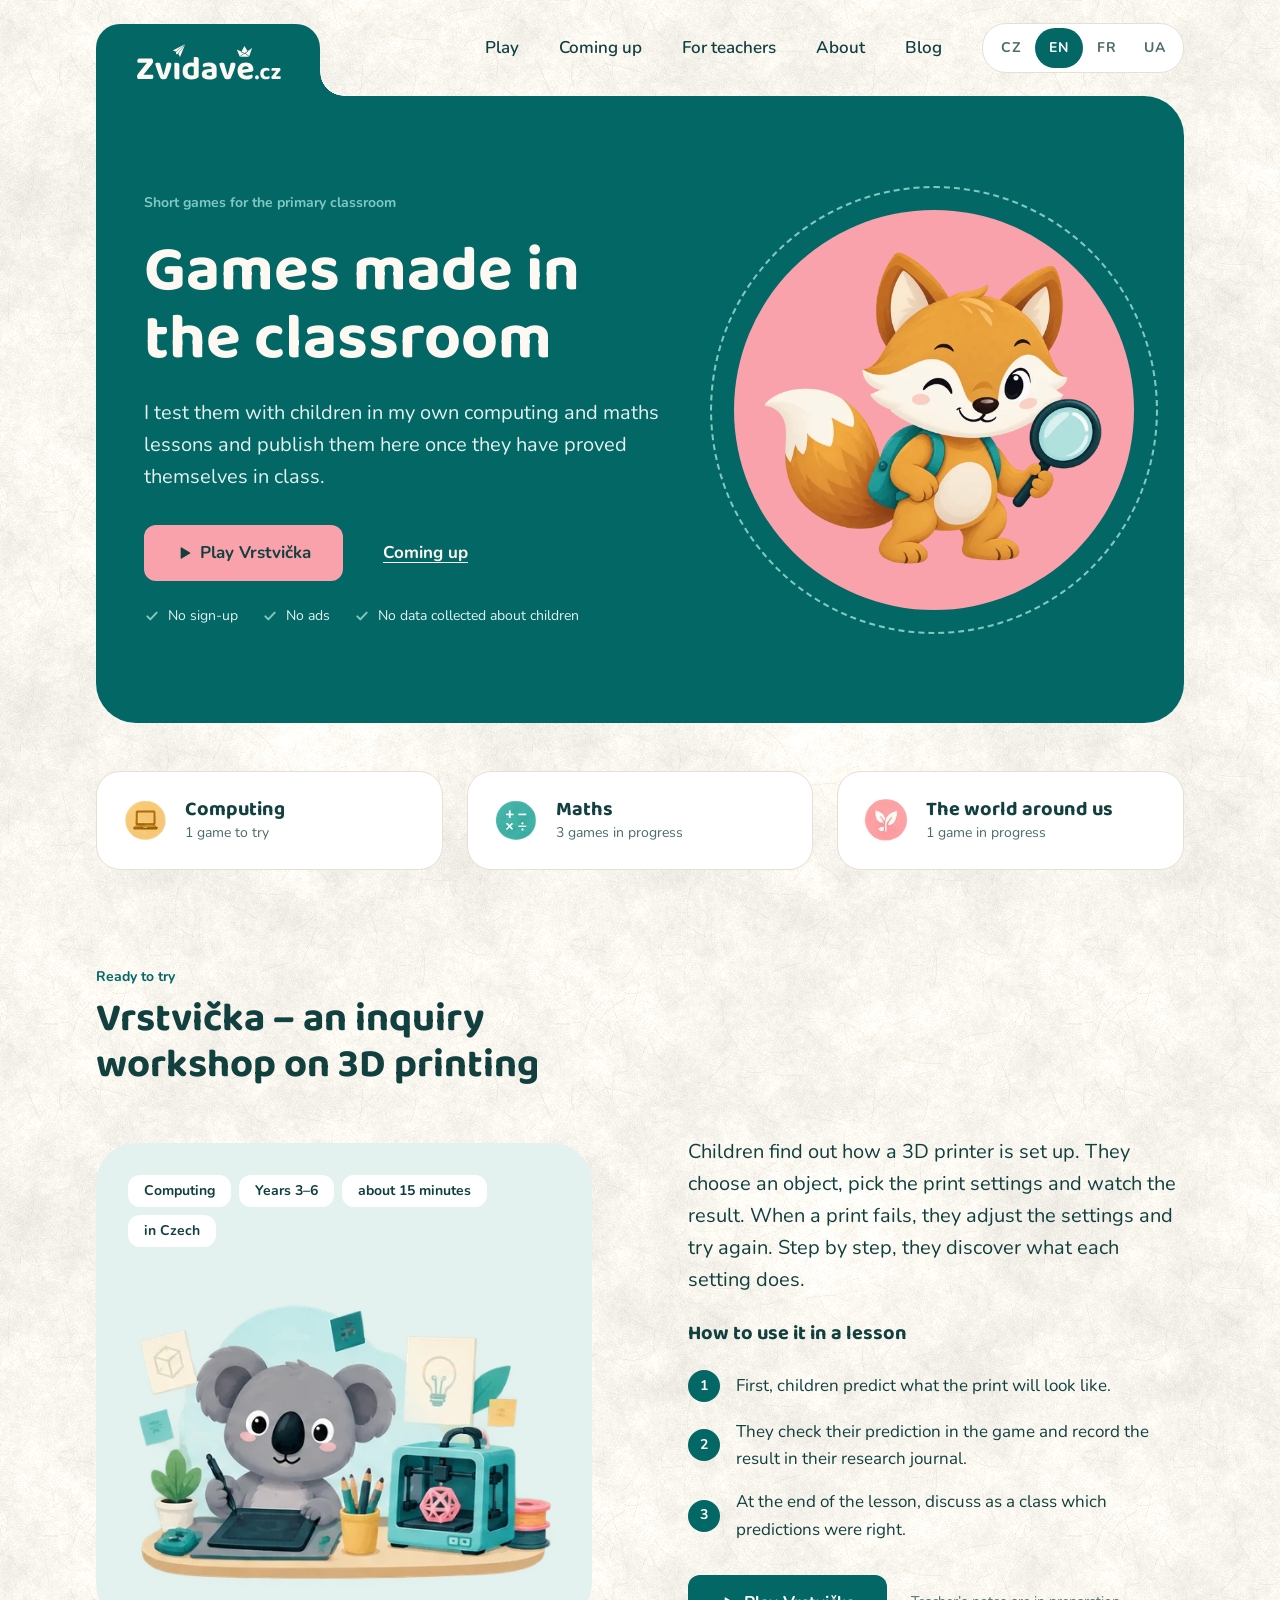
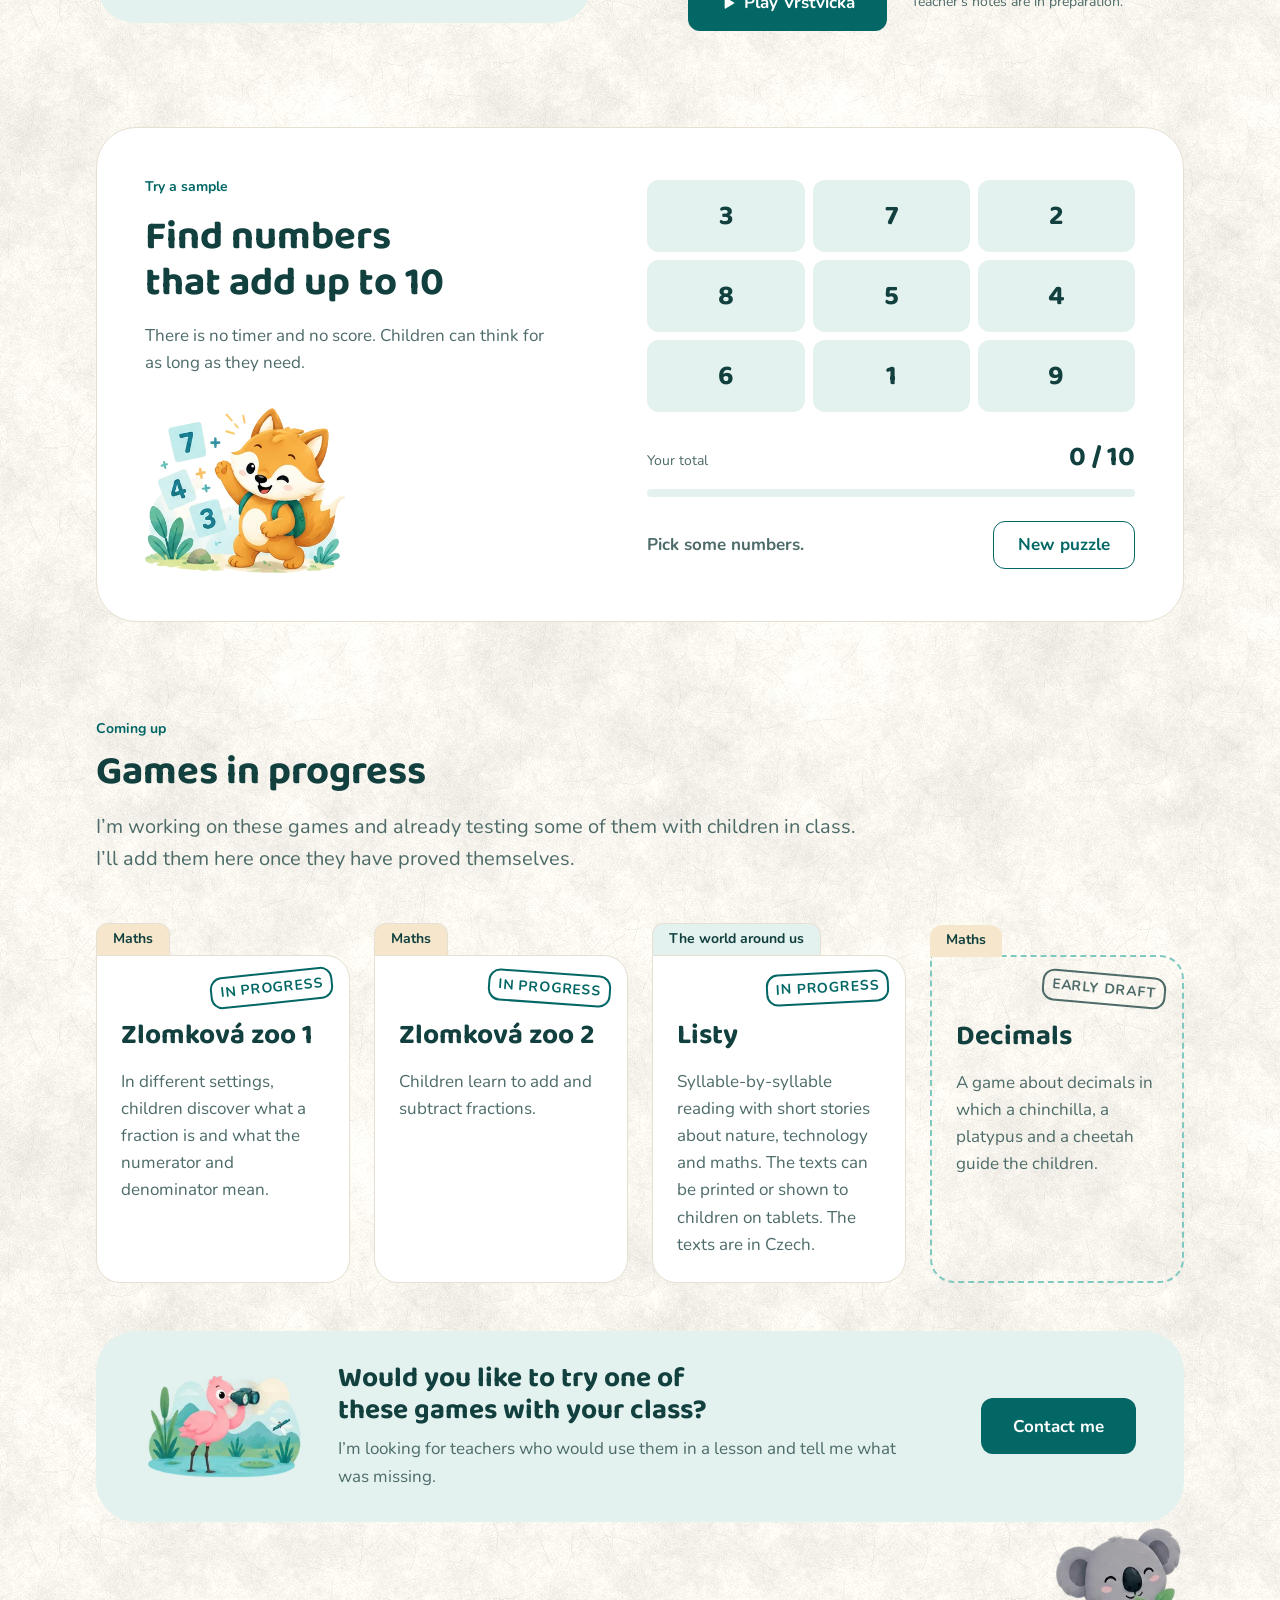
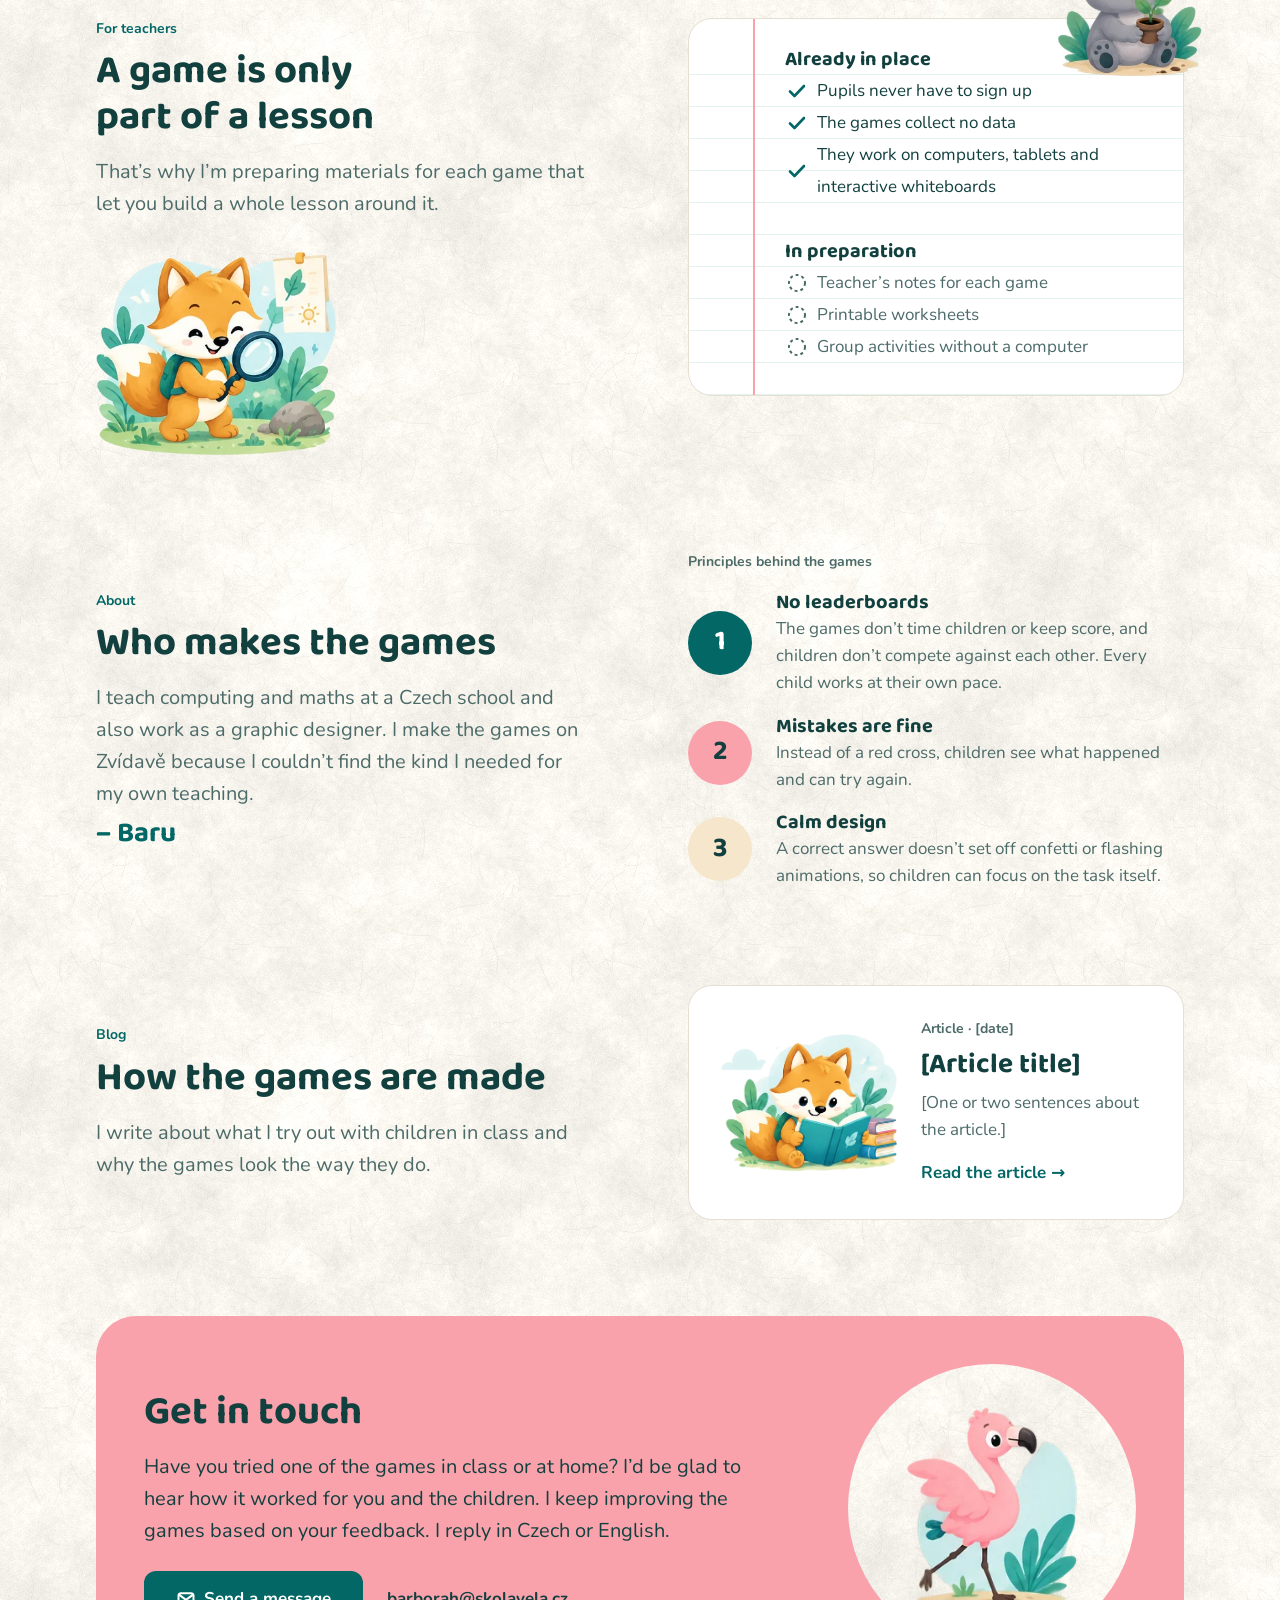
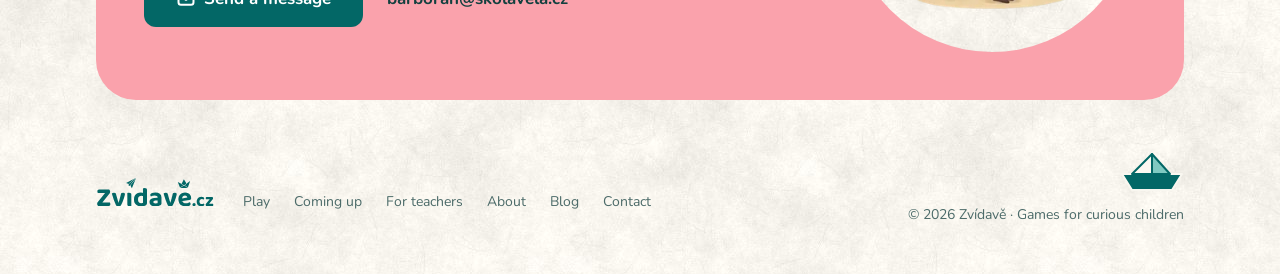
<file: en/index.html>
<!doctype html>
<html lang="en">
<head>
<meta charset="utf-8">
<meta name="viewport" content="width=device-width, initial-scale=1">
<title>Zvídavě.cz – short learning games for primary school</title>
<meta name="description" content="Learning games for primary school, created in a real classroom. Free, with no sign-up, no ads and no data collected about children. Try Vrstvička, an inquiry-based 3D printing workshop.">
<link rel="canonical" href="https://zvidave.cz/en/">
<link rel="alternate" hreflang="cs" href="https://zvidave.cz/cs/">
<link rel="alternate" hreflang="en" href="https://zvidave.cz/en/">
<link rel="alternate" hreflang="fr" href="https://zvidave.cz/fr/">
<link rel="alternate" hreflang="uk" href="https://zvidave.cz/uk/">
<link rel="alternate" hreflang="x-default" href="https://zvidave.cz/cs/">
<link rel="icon" href="../assets/favicon.svg" type="image/svg+xml">
<meta name="theme-color" content="#036766">
<meta property="og:type" content="website">
<meta property="og:locale" content="en_GB">
<meta property="og:title" content="Zvídavě.cz – short learning games for primary school">
<meta property="og:description" content="Games created in a real classroom. Free, with no sign-up, no ads and no data collected about children.">
<meta property="og:url" content="https://zvidave.cz/en/">
<link rel="stylesheet" href="../assets/css/zvidave.css">
<script type="application/ld+json">
{
  "@context": "https://schema.org",
  "@graph": [
    {
      "@type": "WebSite",
      "name": "Zvídavě.cz",
      "url": "https://zvidave.cz/en/",
      "inLanguage": "en",
      "description": "Short learning games for primary school, created in a real classroom. Free, with no sign-up, no ads and no data collected about children."
    },
    {
      "@type": "LearningResource",
      "name": "Vrstvička – an inquiry workshop on 3D printing",
      "url": "https://zvidave.cz/cs/hry/vrstvicka.html",
      "inLanguage": "en",
      "learningResourceType": "Game",
      "educationalLevel": "Years 3–6",
      "timeRequired": "PT15M",
      "about": "How to set up a 3D printer",
      "isAccessibleForFree": true,
      "description": "Children find out how a 3D printer is set up. They choose an object, pick the print settings and watch the result. They record their attempts in a research journal."
    }
  ]
}
</script>
<!-- Sem případně vlož měřicí kód analytiky. -->
</head>
<body>
<a class="skip" href="#obsah">Skip to content</a>

<header class="lista">
  <a href="./" class="logo" id="logo" aria-label="Zvídavě.cz – home">
    <svg viewBox="0 30 630 146" width="160" height="37" aria-hidden="true">
      <path d="M40.1 154 87.3 95.6H93.4Q98.4 99.8 98.4 106.5Q98.4 109.4 97 112.2Q95.7 115 93.6 117.7L46.7 176H39.5Q37.6 174.4 36.3 171.6Q35 168.9 35 165.5Q35 162.5 36.5 159.5Q38 156.6 40.1 154ZM42.2 176 51.5 159.5H97.1Q97.9 160.8 98.6 162.9Q99.3 165 99.3 167.5Q99.3 171.9 97.4 173.9Q95.4 176 92.1 176ZM89.5 95.6 82.2 112.2H38.3Q37.5 110.8 36.8 108.8Q36.1 106.7 36.1 104.2Q36.1 99.9 38.1 97.8Q40.1 95.6 43.5 95.6ZM161.1 111.3Q165.1 111.3 167.9 113.1Q170.6 114.9 170.6 119.2Q170.6 121.5 169.2 126.5Q167.9 131.6 165.7 138.1Q163.5 144.7 160.9 151.6Q158.3 158.5 155.6 164.5Q153 170.5 150.9 174.4Q149.5 175.5 146.3 176.3Q143.2 177.2 139.3 177.2Q134.8 177.2 131.6 176Q128.3 174.8 127 172.3Q125.6 169.6 123.5 164.5Q121.4 159.5 119 153.1Q116.6 146.7 114.2 139.8Q111.9 133 109.9 126.7Q107.9 120.3 106.7 115.5Q108.4 113.8 111.1 112.6Q113.8 111.3 117 111.3Q121.1 111.3 123.7 113.1Q126.4 114.8 127.6 119.5L133.5 140.5Q134.5 144.1 135.6 147.9Q136.8 151.6 137.7 154.8Q138.7 158 139.2 160.1H139.9Q143 149.5 146.2 137.3Q149.5 125.1 152 113.5Q156 111.3 161.1 111.3ZM182.3 139.4H201.9V175.9Q200.7 176.2 198.3 176.6Q195.9 177 193.2 177Q187.5 177 184.9 175Q182.3 172.9 182.3 167.8ZM201.9 145.6H182.3V112.8Q183.6 112.5 185.9 112.1Q188.3 111.7 191.1 111.7Q196.8 111.7 199.3 113.7Q201.9 115.7 201.9 120.9ZM258.8 160.4V120.6L278.3 120.6V162.9Q278.3 166 277 168.1Q275.7 170.3 272.8 172.1Q269.2 174.4 263.5 176.2Q257.7 178 250.2 178Q239.2 178 231.3 174.3Q223.3 170.6 219 163.2Q214.7 155.7 214.7 144.6Q214.7 133 219.1 125.5Q223.5 118 231 114.4Q238.5 110.7 247.7 110.7Q252.4 110.7 256.1 111.7Q259.9 112.8 262.2 114.2V130.4Q260.3 128.8 257.3 127.5Q254.3 126.1 250.3 126.1Q245.6 126.1 242.1 128.1Q238.5 130 236.5 134.1Q234.6 138.2 234.6 144.6Q234.6 153.8 238.7 158.2Q242.9 162.5 250.1 162.5Q253 162.5 255.2 161.8Q257.4 161.1 258.8 160.4ZM278.3 124.4 258.7 124.5V90.1Q260 89.7 262.4 89.3Q264.8 88.9 267.5 88.9Q273.2 88.9 275.8 90.9Q278.3 92.8 278.3 98.1ZM319.9 163.5Q322.9 163.5 325.9 162.9Q328.8 162.3 330.2 161.4V148.8L319 149.8Q314.6 150.1 312 151.7Q309.4 153.4 309.4 156.5Q309.4 159.7 311.9 161.6Q314.3 163.5 319.9 163.5ZM319.1 110.7Q332.8 110.7 340.9 116.4Q349.1 122.1 349.1 134.2V164.2Q349.1 167.5 347.4 169.5Q345.7 171.5 343.1 173Q339.2 175.3 333.3 176.7Q327.4 178 319.9 178Q306.4 178 298.4 172.8Q290.4 167.6 290.4 157.1Q290.4 148.2 295.9 143.3Q301.5 138.5 312.4 137.4L330.1 135.6V134Q330.1 129.5 326.6 127.5Q323.1 125.5 316.6 125.5Q311.6 125.5 306.8 126.7Q301.9 127.9 298.1 129.6Q296.5 128.4 295.4 126.3Q294.3 124.1 294.3 121.8Q294.3 116.2 300.3 113.7Q304.1 112.2 309.2 111.4Q314.3 110.7 319.1 110.7ZM413.8 111.3Q417.9 111.3 420.6 113.1Q423.4 114.9 423.4 119.2Q423.4 121.5 422 126.5Q420.7 131.6 418.5 138.1Q416.3 144.7 413.7 151.6Q411 158.5 408.4 164.5Q405.8 170.5 403.7 174.4Q402.2 175.5 399.1 176.3Q395.9 177.2 392.1 177.2Q387.6 177.2 384.4 176Q381.1 174.8 379.8 172.3Q378.4 169.6 376.3 164.5Q374.2 159.5 371.8 153.1Q369.4 146.7 367 139.8Q364.7 133 362.7 126.7Q360.7 120.3 359.5 115.5Q361.2 113.8 363.9 112.6Q366.6 111.3 369.8 111.3Q373.9 111.3 376.5 113.1Q379.1 114.8 380.4 119.5L386.2 140.5Q387.3 144.1 388.4 147.9Q389.5 151.6 390.5 154.8Q391.5 158 392 160.1H392.6Q395.8 149.5 399 137.3Q402.2 125.1 404.7 113.5Q408.8 111.3 413.8 111.3ZM443.7 153.5 442.9 140.3 475.7 135.2Q475.3 131.5 472.5 128.3Q469.6 125.2 463.9 125.2Q457.9 125.2 453.9 129.2Q450 133.2 449.8 140.7L450.4 149.8Q451.6 156.9 456.6 160.1Q461.6 163.2 468.6 163.2Q474.1 163.2 479 161.6Q483.9 160.1 486.8 158.3Q488.8 159.5 490.1 161.6Q491.4 163.7 491.4 166.1Q491.4 170 488.3 172.7Q485.1 175.4 479.7 176.7Q474.2 178 467.2 178Q457 178 448.9 174.2Q440.8 170.3 436.2 162.6Q431.6 155 431.6 143.5Q431.6 135.1 434.3 128.9Q436.9 122.6 441.5 118.6Q446 114.6 451.8 112.7Q457.6 110.7 463.8 110.7Q472.9 110.7 479.6 114.3Q486.4 117.9 490.3 124.1Q494.1 130.3 494.1 138.5Q494.1 142.6 491.9 144.7Q489.7 146.8 485.7 147.3ZM500.3 169.6Q500.3 166.2 502.4 163.9Q504.6 161.6 508.1 161.6Q511.7 161.6 513.8 163.9Q515.9 166.2 515.9 169.6Q515.9 172.9 513.8 175.1Q511.7 177.4 508.1 177.4Q504.6 177.4 502.4 175.1Q500.3 172.9 500.3 169.6ZM546.4 142.1Q541.5 142.1 538 145.3Q534.5 148.4 534.5 154.5Q534.5 160.6 537.9 163.7Q541.2 166.7 546.3 166.7Q549.2 166.7 551.5 166Q553.7 165.2 555.2 164.3Q556.8 165.4 557.6 166.7Q558.4 168 558.4 169.8Q558.4 173.2 554.8 175.2Q551.2 177.3 544.9 177.3Q537.7 177.3 532.3 174.8Q526.9 172.2 524 167.1Q521 162 521 154.5Q521 146.8 524.2 141.7Q527.4 136.6 532.8 134Q538.1 131.5 544.5 131.5Q550.7 131.5 554.2 133.7Q557.8 135.9 557.8 139.3Q557.8 140.9 557.1 142.2Q556.3 143.5 555.2 144.5Q553.6 143.6 551.4 142.8Q549.2 142.1 546.4 142.1ZM572.9 176H567.6Q566.3 174.9 565.6 173.4Q564.9 171.9 564.9 170Q564.9 168.4 565.6 166.9Q566.4 165.3 567.5 163.9L593.6 132.8H598.3Q599.5 134 600.3 135.4Q601 136.9 601 138.8Q601 140.4 600.3 142Q599.5 143.5 598.4 144.9ZM595.6 132.8V143.2H566.6Q566.1 142.4 565.7 141Q565.3 139.6 565.3 138.1Q565.3 135.3 566.5 134.1Q567.8 132.8 569.8 132.8ZM571.3 176V165.6H600.6Q601.1 166.4 601.6 167.8Q602 169.2 602 170.8Q602 173.5 600.8 174.8Q599.5 176 597.4 176Z" fill="#FDF8F1"/>
      <path class="draha" d="M 201 64 C 261 -66, 501 -126, 601 -36 C 671 34, 701 -126, 591 -106 C 421 -86, 51 -106, 201 64" fill="none" stroke="#80C9C1" stroke-width="6" stroke-linecap="round" stroke-dasharray="6 18"/>
      <g class="vlastovka">
        <g transform="translate(173.2 35.3) scale(0.5544)">
          <polygon points="94.3,5.4 5.4,50.9 28.8,60.4" fill="#FDF8F1" stroke="#036766" stroke-width="6" stroke-linejoin="round" paint-order="stroke"/>
          <polygon points="94.3,5.4 43.1,69.8 43.7,74.1 56.6,97" fill="#FDF8F1" stroke="#036766" stroke-width="6" stroke-linejoin="round" paint-order="stroke"/>
          <polygon points="94.3,5.4 28.8,60.4 28.8,77.6 43.7,74.1 43.1,69.8" fill="#FDF8F1" stroke="#036766" stroke-width="6" stroke-linejoin="round" paint-order="stroke"/>
        </g>
      </g>
      <g transform="translate(425.9 43.2) scale(0.6600)">
        <polygon points="4.3,24.6 51.5,47.8 22,68.5" fill="#FDF8F1" stroke="#036766" stroke-width="6" stroke-linejoin="round" paint-order="stroke"/>
        <polygon points="95.7,15.9 51.5,47.8 77.6,67.7" fill="#FDF8F1" stroke="#036766" stroke-width="6" stroke-linejoin="round" paint-order="stroke"/>
        <polygon points="22,68.5 51.5,47.8 77.6,67.7" fill="#FDF8F1" stroke="#036766" stroke-width="6" stroke-linejoin="round" paint-order="stroke"/>
        <polygon points="49.4,4.3 31.9,37.9 51.5,47.8 68.5,34.5" fill="#FDF8F1" stroke="#036766" stroke-width="6" stroke-linejoin="round" paint-order="stroke"/>
      </g>
    </svg>
    <span class="logo-oblouk" aria-hidden="true"></span>
  </a>

  <button class="menu-tlacitko" type="button" aria-expanded="false" aria-controls="navigace">
    <span class="sr">Menu</span>
    <svg width="24" height="24" viewBox="0 0 24 24" fill="none" stroke="currentColor" stroke-width="2.4" stroke-linecap="round" aria-hidden="true"><path d="M4 7h16M4 12h16M4 17h16"/></svg>
  </button>

  <nav class="navigace" id="navigace" aria-label="Main navigation">
    <a href="#hrat">Play</a>
    <a href="#chystam">Coming up</a>
    <a href="#ucitele">For teachers</a>
    <a href="#projekt">About</a>
    <a href="#blog">Blog</a>
    <div class="jazyky" role="group" aria-label="Website language">
      <a href="../cs/" lang="cs" hreflang="cs" aria-label="Čeština">CZ</a>
      <a href="./" lang="en" aria-current="true" aria-label="English">EN</a>
      <a href="../fr/" lang="fr" hreflang="fr" aria-label="Français">FR</a>
      <a href="../uk/" lang="uk" hreflang="uk" aria-label="Українська">UA</a>
    </div>
  </nav>
</header>

<main id="obsah">

<section class="uvod obal">
  <div class="uvod-text">
    <p class="stitek-sekce svetly">Short games for the primary classroom</p>
    <h1>Games made in the classroom</h1>
    <p class="perex">I test them with children in my own computing and maths lessons and publish them here once they have proved themselves in class.</p>
    <div class="tlacitka">
      <a class="tl tl-ruzove" href="../cs/hry/vrstvicka.html"><svg width="16" height="16" viewBox="0 0 24 24" fill="currentColor" aria-hidden="true"><path d="M7 4.5v15a1 1 0 0 0 1.5.86l12.5-7.5a1 1 0 0 0 0-1.72L8.5 3.64A1 1 0 0 0 7 4.5Z"/></svg>Play Vrstvička</a>
      <a class="tl-odkaz" href="#chystam">Coming up</a>
    </div>
    <ul class="vyhody">
      <li>No sign-up</li>
      <li>No ads</li>
      <li>No data collected about children</li>
    </ul>
  </div>
  <div class="uvod-obrazek">
    <div class="kruh">
      <img src="../assets/img/liska-lupa.webp" width="520" height="481" alt="A fox with a magnifying glass, the Zvídavě guide">
    </div>
  </div>
</section>

<section class="obal predmety" aria-label="Subjects">
  <a class="karta predmet" href="#hrat"><img src="../assets/img/ikona-informatika.webp" width="48" height="46" alt=""><span><strong>Computing</strong><small>1 game to try</small></span></a>
  <a class="karta predmet" href="#chystam"><img src="../assets/img/ikona-matematika.webp" width="48" height="46" alt=""><span><strong>Maths</strong><small>3 games in progress</small></span></a>
  <a class="karta predmet" href="#chystam"><img src="../assets/img/ikona-priroda.webp" width="48" height="48" alt=""><span><strong>The world around us</strong><small>1 game in progress</small></span></a>
</section>

<section class="obal sekce" id="hrat" aria-labelledby="hrat-nadpis">
  <div class="hlavicka-sekce">
    <p class="stitek-sekce">Ready to try</p>
    <h2 id="hrat-nadpis">Vrstvička – an inquiry workshop on 3D printing</h2>
  </div>
  <div class="dve-casti">
    <div class="vrstvicka-obraz">
      <ul class="stitky">
        <li>Computing</li>
        <li>Years 3–6</li>
        <li>about 15 minutes</li>
        <li>in Czech</li>
      </ul>
      <img src="../assets/img/koala-tiskarna.webp" width="494" height="338" alt="" loading="lazy">
    </div>
    <div class="vrstvicka-text">
      <p class="velky">Children find out how a 3D printer is set up. They choose an object, pick the print settings and watch the result. When a print fails, they adjust the settings and try again. Step by step, they discover what each setting does.</p>
      <h3>How to use it in a lesson</h3>
      <ol class="kroky">
        <li>First, children predict what the print will look like.</li>
        <li>They check their prediction in the game and record the result in their research journal.</li>
        <li>At the end of the lesson, discuss as a class which predictions were right.</li>
      </ol>
      <div class="tlacitka">
        <a class="tl tl-zelene" href="../cs/hry/vrstvicka.html"><svg width="16" height="16" viewBox="0 0 24 24" fill="currentColor" aria-hidden="true"><path d="M7 4.5v15a1 1 0 0 0 1.5.86l12.5-7.5a1 1 0 0 0 0-1.72L8.5 3.64A1 1 0 0 0 7 4.5Z"/></svg>Play Vrstvička</a>
        <span class="pozn">Teacher’s notes are in preparation.</span>
      </div>
    </div>
  </div>
</section>

<section class="obal sekce" aria-labelledby="hra-nadpis">
  <div class="karta minihra">
    <div class="minihra-text">
      <p class="stitek-sekce">Try a sample</p>
      <h2 id="hra-nadpis">Find numbers that add up to 10</h2>
      <p class="tlumeny">There is no timer and no score. Children can think for as long as they need.</p>
      <img src="../assets/img/liska-cisla.webp" width="357" height="294" alt="" loading="lazy">
    </div>
    <div class="minihra-plocha">
      <div class="dlazdice" id="dlazdice" role="group" aria-label="Numbers"></div>
      <div class="soucet">
        <span class="tlumeny maly">Your total</span>
        <span class="soucet-cislo"><span id="soucet">0</span> / 10</span>
      </div>
      <div class="pruh" role="progressbar" aria-label="Total" aria-valuemin="0" aria-valuemax="10" aria-valuenow="0" id="pruh"><div id="pruh-vypln"></div></div>
      <div class="minihra-dole">
        <span class="stav" id="stav" aria-live="polite">Pick some numbers.</span>
        <button class="tl tl-obrys" type="button" id="dalsi">New puzzle</button>
      </div>
    </div>
  </div>
</section>

<section class="obal sekce" id="chystam" aria-labelledby="chystam-nadpis">
  <div class="hlavicka-sekce">
    <p class="stitek-sekce">Coming up</p>
    <h2 id="chystam-nadpis">Games in progress</h2>
    <p class="velky tlumeny">I’m working on these games and already testing some of them with children in class. I’ll add them here once they have proved themselves.</p>
  </div>
  <div class="listy">
    <article class="list">
      <span class="zalozka zalozka-mat">Maths</span>
      <span class="razitko" style="--natoceni:-6deg">In progress</span>
      <h3>Zlomková zoo 1</h3>
      <p class="tlumeny">In different settings, children discover what a fraction is and what the numerator and denominator mean.</p>
    </article>
    <article class="list">
      <span class="zalozka zalozka-mat">Maths</span>
      <span class="razitko" style="--natoceni:4deg">In progress</span>
      <h3>Zlomková zoo 2</h3>
      <p class="tlumeny">Children learn to add and subtract fractions.</p>
    </article>
    <article class="list">
      <span class="zalozka zalozka-priroda">The world around us</span>
      <span class="razitko" style="--natoceni:-3deg">In progress</span>
      <h3>Listy</h3>
      <p class="tlumeny">Syllable-by-syllable reading with short stories about nature, technology and maths. The texts can be printed or shown to children on tablets. The texts are in Czech.</p>
    </article>
    <article class="list list-napad">
      <span class="zalozka zalozka-mat">Maths</span>
      <span class="razitko razitko-sede" style="--natoceni:5deg">Early draft</span>
      <h3>Decimals</h3>
      <p class="tlumeny">A game about decimals in which a chinchilla, a platypus and a cheetah guide the children.</p>
    </article>
  </div>
  <div class="pozvanka">
    <img src="../assets/img/plamenak-dalekohled.webp" width="240" height="166" alt="" loading="lazy">
    <div>
      <h3>Would you like to try one of these games with your class?</h3>
      <p class="tlumeny">I’m looking for teachers who would use them in a lesson and tell me what was missing.</p>
    </div>
    <a class="tl tl-zelene" href="#kontakt">Contact me</a>
  </div>
</section>

<section class="obal sekce dve-casti dve-casti-ucitele" id="ucitele" aria-labelledby="ucitele-nadpis">
  <div class="hlavicka-sekce">
    <p class="stitek-sekce">For teachers</p>
    <h2 id="ucitele-nadpis">A game is only part of a lesson</h2>
    <p class="velky tlumeny">That’s why I’m preparing materials for each game that let you build a whole lesson around it.</p>
    <img class="liska-ucitele" src="../assets/img/liska-zkouma.webp" width="352" height="297" alt="" loading="lazy">
  </div>
  <div class="sesit-obal">
    <img class="koala-sesit" src="../assets/img/koala-sazenice.webp" width="260" height="260" alt="" loading="lazy">
    <div class="sesit">
      <h3>Already in place</h3>
      <ul class="seznam hotovo">
        <li>Pupils never have to sign up</li>
        <li>The games collect no data</li>
        <li>They work on computers, tablets and interactive whiteboards</li>
      </ul>
      <h3>In preparation</h3>
      <ul class="seznam pripravuji">
        <li>Teacher’s notes for each game</li>
        <li>Printable worksheets</li>
        <li>Group activities without a computer</li>
      </ul>
    </div>
  </div>
</section>

<section class="obal sekce dve-casti dve-casti-projekt" id="projekt" aria-labelledby="projekt-nadpis">
  <div class="hlavicka-sekce">
    <p class="stitek-sekce">About</p>
    <h2 id="projekt-nadpis">Who makes the games</h2>
    <p class="velky tlumeny">I teach computing and maths at a Czech school and also work as a graphic designer. I make the games on Zvídavě because I couldn’t find the kind I needed for my own teaching.</p>
    <p class="podpis">– Baru</p>
  </div>
  <div class="pravidla">
    <p class="tlumeny maly tucne">Principles behind the games</p>
    <ol>
      <li><span class="cislo c1" aria-hidden="true">1</span><div><h3>No leaderboards</h3><p class="tlumeny">The games don’t time children or keep score, and children don’t compete against each other. Every child works at their own pace.</p></div></li>
      <li><span class="cislo c2" aria-hidden="true">2</span><div><h3>Mistakes are fine</h3><p class="tlumeny">Instead of a red cross, children see what happened and can try again.</p></div></li>
      <li><span class="cislo c3" aria-hidden="true">3</span><div><h3>Calm design</h3><p class="tlumeny">A correct answer doesn’t set off confetti or flashing animations, so children can focus on the task itself.</p></div></li>
    </ol>
  </div>
</section>

<section class="obal sekce dve-casti dve-casti-blog" id="blog" aria-labelledby="blog-nadpis">
  <div class="hlavicka-sekce">
    <p class="stitek-sekce">Blog</p>
    <h2 id="blog-nadpis">How the games are made</h2>
    <p class="velky tlumeny">I write about what I try out with children in class and why the games look the way they do.</p>
  </div>
  <!-- BLOG: doplň odkaz, datum, název a perex článku -->
  <a class="karta clanek" href="#">
    <img src="../assets/img/liska-cte.webp" width="385" height="301" alt="" loading="lazy">
    <span class="clanek-text">
      <span class="tlumeny maly tucne">Article · [date]</span>
      <span class="clanek-nazev">[Article title]</span>
      <span class="tlumeny">[One or two sentences about the article.]</span>
      <span class="clanek-odkaz">Read the article →</span>
    </span>
  </a>
</section>

<section class="obal sekce" id="kontakt" aria-labelledby="kontakt-nadpis">
  <div class="kontakt">
    <div class="kontakt-text">
      <h2 id="kontakt-nadpis">Get in touch</h2>
      <p class="velky">Have you tried one of the games in class or at home? I’d be glad to hear how it worked for you and the children. I keep improving the games based on your feedback. I reply in Czech or English.</p>
      <div class="tlacitka">
        <a class="tl tl-zelene" href="mailto:barborah@skolavela.cz"><svg width="20" height="20" viewBox="0 0 24 24" fill="none" stroke="currentColor" stroke-width="2.4" stroke-linecap="round" stroke-linejoin="round" aria-hidden="true"><rect x="3" y="5" width="18" height="14" rx="3"/><path d="M4 7l8 6 8-6"/></svg>Send a message</a>
        <span class="tucne">barborah@skolavela.cz</span>
      </div>
    </div>
    <div class="dira papir" aria-hidden="true">
      <img src="../assets/img/plamenak-tanci.webp" width="224" height="266" alt="" loading="lazy">
    </div>
  </div>
</section>

</main>

<footer class="paticka obal">
  <div class="paticka-vlevo">
    <a href="./" class="logo-paticka" aria-label="Zvídavě.cz – home">
      <svg viewBox="0 30 630 146" width="129" height="30" aria-hidden="true">
        <path d="M40.1 154 87.3 95.6H93.4Q98.4 99.8 98.4 106.5Q98.4 109.4 97 112.2Q95.7 115 93.6 117.7L46.7 176H39.5Q37.6 174.4 36.3 171.6Q35 168.9 35 165.5Q35 162.5 36.5 159.5Q38 156.6 40.1 154ZM42.2 176 51.5 159.5H97.1Q97.9 160.8 98.6 162.9Q99.3 165 99.3 167.5Q99.3 171.9 97.4 173.9Q95.4 176 92.1 176ZM89.5 95.6 82.2 112.2H38.3Q37.5 110.8 36.8 108.8Q36.1 106.7 36.1 104.2Q36.1 99.9 38.1 97.8Q40.1 95.6 43.5 95.6ZM161.1 111.3Q165.1 111.3 167.9 113.1Q170.6 114.9 170.6 119.2Q170.6 121.5 169.2 126.5Q167.9 131.6 165.7 138.1Q163.5 144.7 160.9 151.6Q158.3 158.5 155.6 164.5Q153 170.5 150.9 174.4Q149.5 175.5 146.3 176.3Q143.2 177.2 139.3 177.2Q134.8 177.2 131.6 176Q128.3 174.8 127 172.3Q125.6 169.6 123.5 164.5Q121.4 159.5 119 153.1Q116.6 146.7 114.2 139.8Q111.9 133 109.9 126.7Q107.9 120.3 106.7 115.5Q108.4 113.8 111.1 112.6Q113.8 111.3 117 111.3Q121.1 111.3 123.7 113.1Q126.4 114.8 127.6 119.5L133.5 140.5Q134.5 144.1 135.6 147.9Q136.8 151.6 137.7 154.8Q138.7 158 139.2 160.1H139.9Q143 149.5 146.2 137.3Q149.5 125.1 152 113.5Q156 111.3 161.1 111.3ZM182.3 139.4H201.9V175.9Q200.7 176.2 198.3 176.6Q195.9 177 193.2 177Q187.5 177 184.9 175Q182.3 172.9 182.3 167.8ZM201.9 145.6H182.3V112.8Q183.6 112.5 185.9 112.1Q188.3 111.7 191.1 111.7Q196.8 111.7 199.3 113.7Q201.9 115.7 201.9 120.9ZM258.8 160.4V120.6L278.3 120.6V162.9Q278.3 166 277 168.1Q275.7 170.3 272.8 172.1Q269.2 174.4 263.5 176.2Q257.7 178 250.2 178Q239.2 178 231.3 174.3Q223.3 170.6 219 163.2Q214.7 155.7 214.7 144.6Q214.7 133 219.1 125.5Q223.5 118 231 114.4Q238.5 110.7 247.7 110.7Q252.4 110.7 256.1 111.7Q259.9 112.8 262.2 114.2V130.4Q260.3 128.8 257.3 127.5Q254.3 126.1 250.3 126.1Q245.6 126.1 242.1 128.1Q238.5 130 236.5 134.1Q234.6 138.2 234.6 144.6Q234.6 153.8 238.7 158.2Q242.9 162.5 250.1 162.5Q253 162.5 255.2 161.8Q257.4 161.1 258.8 160.4ZM278.3 124.4 258.7 124.5V90.1Q260 89.7 262.4 89.3Q264.8 88.9 267.5 88.9Q273.2 88.9 275.8 90.9Q278.3 92.8 278.3 98.1ZM319.9 163.5Q322.9 163.5 325.9 162.9Q328.8 162.3 330.2 161.4V148.8L319 149.8Q314.6 150.1 312 151.7Q309.4 153.4 309.4 156.5Q309.4 159.7 311.9 161.6Q314.3 163.5 319.9 163.5ZM319.1 110.7Q332.8 110.7 340.9 116.4Q349.1 122.1 349.1 134.2V164.2Q349.1 167.5 347.4 169.5Q345.7 171.5 343.1 173Q339.2 175.3 333.3 176.7Q327.4 178 319.9 178Q306.4 178 298.4 172.8Q290.4 167.6 290.4 157.1Q290.4 148.2 295.9 143.3Q301.5 138.5 312.4 137.4L330.1 135.6V134Q330.1 129.5 326.6 127.5Q323.1 125.5 316.6 125.5Q311.6 125.5 306.8 126.7Q301.9 127.9 298.1 129.6Q296.5 128.4 295.4 126.3Q294.3 124.1 294.3 121.8Q294.3 116.2 300.3 113.7Q304.1 112.2 309.2 111.4Q314.3 110.7 319.1 110.7ZM413.8 111.3Q417.9 111.3 420.6 113.1Q423.4 114.9 423.4 119.2Q423.4 121.5 422 126.5Q420.7 131.6 418.5 138.1Q416.3 144.7 413.7 151.6Q411 158.5 408.4 164.5Q405.8 170.5 403.7 174.4Q402.2 175.5 399.1 176.3Q395.9 177.2 392.1 177.2Q387.6 177.2 384.4 176Q381.1 174.8 379.8 172.3Q378.4 169.6 376.3 164.5Q374.2 159.5 371.8 153.1Q369.4 146.7 367 139.8Q364.7 133 362.7 126.7Q360.7 120.3 359.5 115.5Q361.2 113.8 363.9 112.6Q366.6 111.3 369.8 111.3Q373.9 111.3 376.5 113.1Q379.1 114.8 380.4 119.5L386.2 140.5Q387.3 144.1 388.4 147.9Q389.5 151.6 390.5 154.8Q391.5 158 392 160.1H392.6Q395.8 149.5 399 137.3Q402.2 125.1 404.7 113.5Q408.8 111.3 413.8 111.3ZM443.7 153.5 442.9 140.3 475.7 135.2Q475.3 131.5 472.5 128.3Q469.6 125.2 463.9 125.2Q457.9 125.2 453.9 129.2Q450 133.2 449.8 140.7L450.4 149.8Q451.6 156.9 456.6 160.1Q461.6 163.2 468.6 163.2Q474.1 163.2 479 161.6Q483.9 160.1 486.8 158.3Q488.8 159.5 490.1 161.6Q491.4 163.7 491.4 166.1Q491.4 170 488.3 172.7Q485.1 175.4 479.7 176.7Q474.2 178 467.2 178Q457 178 448.9 174.2Q440.8 170.3 436.2 162.6Q431.6 155 431.6 143.5Q431.6 135.1 434.3 128.9Q436.9 122.6 441.5 118.6Q446 114.6 451.8 112.7Q457.6 110.7 463.8 110.7Q472.9 110.7 479.6 114.3Q486.4 117.9 490.3 124.1Q494.1 130.3 494.1 138.5Q494.1 142.6 491.9 144.7Q489.7 146.8 485.7 147.3ZM500.3 169.6Q500.3 166.2 502.4 163.9Q504.6 161.6 508.1 161.6Q511.7 161.6 513.8 163.9Q515.9 166.2 515.9 169.6Q515.9 172.9 513.8 175.1Q511.7 177.4 508.1 177.4Q504.6 177.4 502.4 175.1Q500.3 172.9 500.3 169.6ZM546.4 142.1Q541.5 142.1 538 145.3Q534.5 148.4 534.5 154.5Q534.5 160.6 537.9 163.7Q541.2 166.7 546.3 166.7Q549.2 166.7 551.5 166Q553.7 165.2 555.2 164.3Q556.8 165.4 557.6 166.7Q558.4 168 558.4 169.8Q558.4 173.2 554.8 175.2Q551.2 177.3 544.9 177.3Q537.7 177.3 532.3 174.8Q526.9 172.2 524 167.1Q521 162 521 154.5Q521 146.8 524.2 141.7Q527.4 136.6 532.8 134Q538.1 131.5 544.5 131.5Q550.7 131.5 554.2 133.7Q557.8 135.9 557.8 139.3Q557.8 140.9 557.1 142.2Q556.3 143.5 555.2 144.5Q553.6 143.6 551.4 142.8Q549.2 142.1 546.4 142.1ZM572.9 176H567.6Q566.3 174.9 565.6 173.4Q564.9 171.9 564.9 170Q564.9 168.4 565.6 166.9Q566.4 165.3 567.5 163.9L593.6 132.8H598.3Q599.5 134 600.3 135.4Q601 136.9 601 138.8Q601 140.4 600.3 142Q599.5 143.5 598.4 144.9ZM595.6 132.8V143.2H566.6Q566.1 142.4 565.7 141Q565.3 139.6 565.3 138.1Q565.3 135.3 566.5 134.1Q567.8 132.8 569.8 132.8ZM571.3 176V165.6H600.6Q601.1 166.4 601.6 167.8Q602 169.2 602 170.8Q602 173.5 600.8 174.8Q599.5 176 597.4 176Z" fill="#036766"/>
        <g transform="translate(173.2 35.3) scale(0.5544)">
          <polygon points="94.3,5.4 5.4,50.9 28.8,60.4" fill="#036766" stroke="#F9F7F0" stroke-width="6" stroke-linejoin="round" paint-order="stroke"/>
          <polygon points="94.3,5.4 43.1,69.8 43.7,74.1 56.6,97" fill="#036766" stroke="#F9F7F0" stroke-width="6" stroke-linejoin="round" paint-order="stroke"/>
          <polygon points="94.3,5.4 28.8,60.4 28.8,77.6 43.7,74.1 43.1,69.8" fill="#036766" stroke="#F9F7F0" stroke-width="6" stroke-linejoin="round" paint-order="stroke"/>
        </g>
        <g transform="translate(425.9 43.2) scale(0.6600)">
          <polygon points="4.3,24.6 51.5,47.8 22,68.5" fill="#036766" stroke="#F9F7F0" stroke-width="6" stroke-linejoin="round" paint-order="stroke"/>
          <polygon points="95.7,15.9 51.5,47.8 77.6,67.7" fill="#036766" stroke="#F9F7F0" stroke-width="6" stroke-linejoin="round" paint-order="stroke"/>
          <polygon points="22,68.5 51.5,47.8 77.6,67.7" fill="#036766" stroke="#F9F7F0" stroke-width="6" stroke-linejoin="round" paint-order="stroke"/>
          <polygon points="49.4,4.3 31.9,37.9 51.5,47.8 68.5,34.5" fill="#036766" stroke="#F9F7F0" stroke-width="6" stroke-linejoin="round" paint-order="stroke"/>
        </g>
      </svg>
    </a>
    <nav class="paticka-odkazy" aria-label="Footer links">
      <a href="#hrat">Play</a>
      <a href="#chystam">Coming up</a>
      <a href="#ucitele">For teachers</a>
      <a href="#projekt">About</a>
      <a href="#blog">Blog</a>
      <a href="#kontakt">Contact</a>
    </nav>
  </div>
  <div class="paticka-vpravo">
    <div class="pristav">
      <div class="hladina" aria-hidden="true"></div>
      <button class="lodicka vpravo" type="button" aria-label="Send the boat to the other shore">
        <svg viewBox="0 0 64 40" width="64" height="40" aria-hidden="true">
          <polygon points="2,22 62,22 52,38 12,38" fill="#036766" stroke="#F9F7F0" stroke-width="2" stroke-linejoin="round"/>
          <polygon points="32,2 32,22 12,22" fill="#FDF8F1" stroke="#036766" stroke-width="2" stroke-linejoin="round"/>
          <polygon points="32,2 32,22 50,22" fill="#80C9C1" stroke="#036766" stroke-width="2" stroke-linejoin="round"/>
        </svg>
      </button>
    </div>
    <p class="copyright">© 2026 Zvídavě · Games for curious children</p>
  </div>
</footer>

<script src="../assets/js/zvidave.js" defer></script>
</body>
</html>
</file>
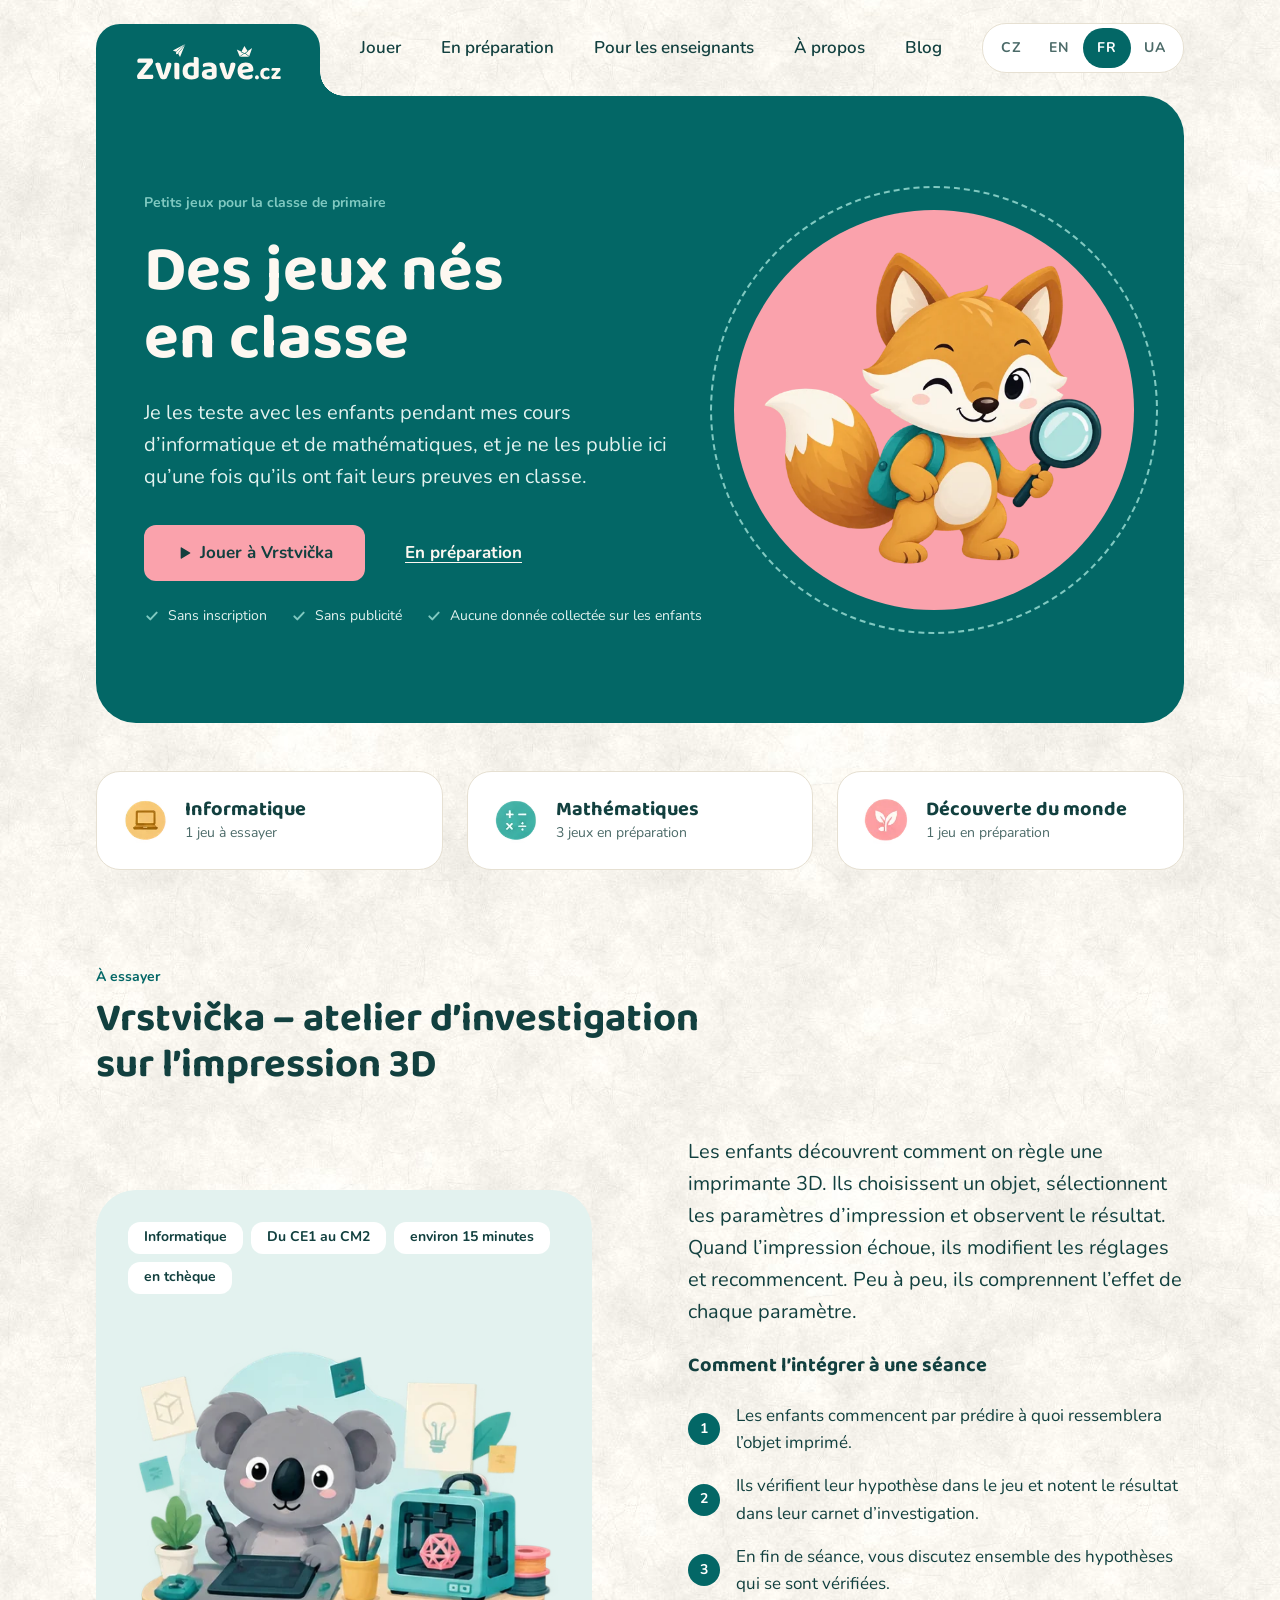
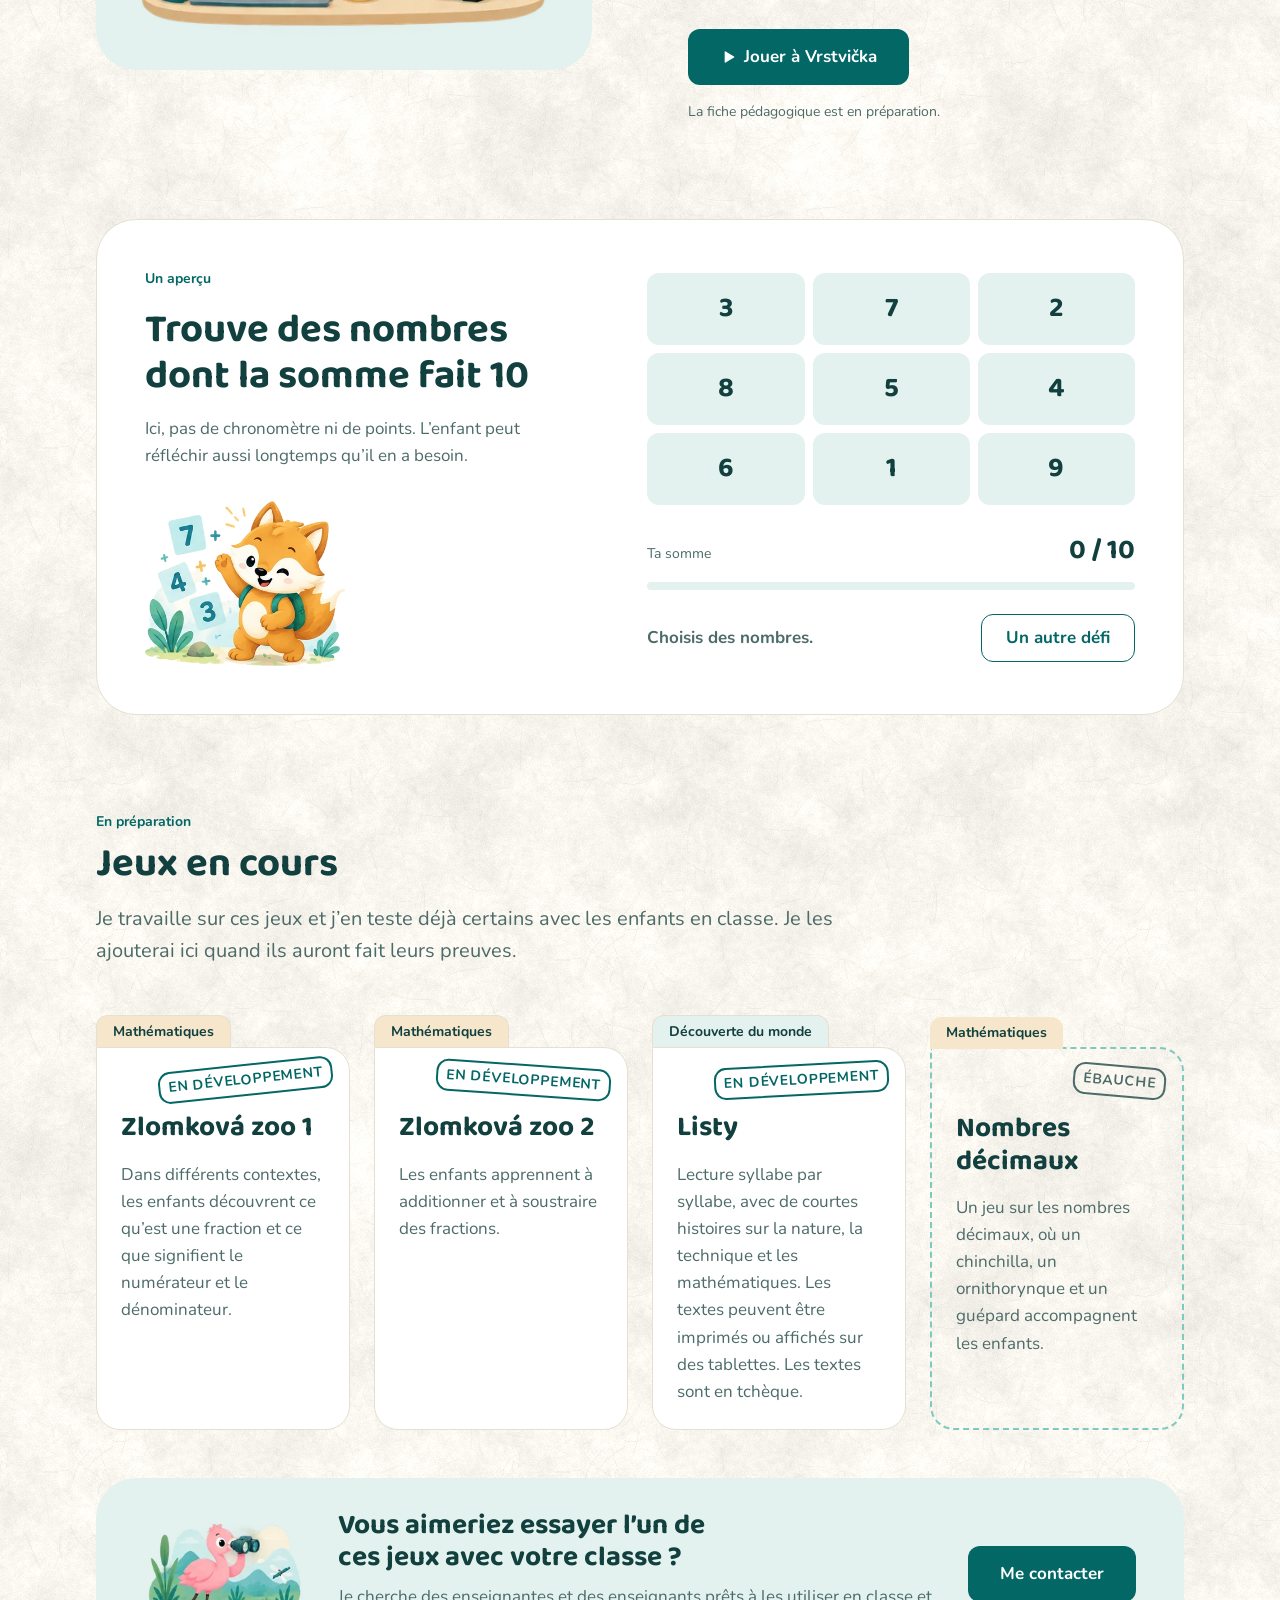
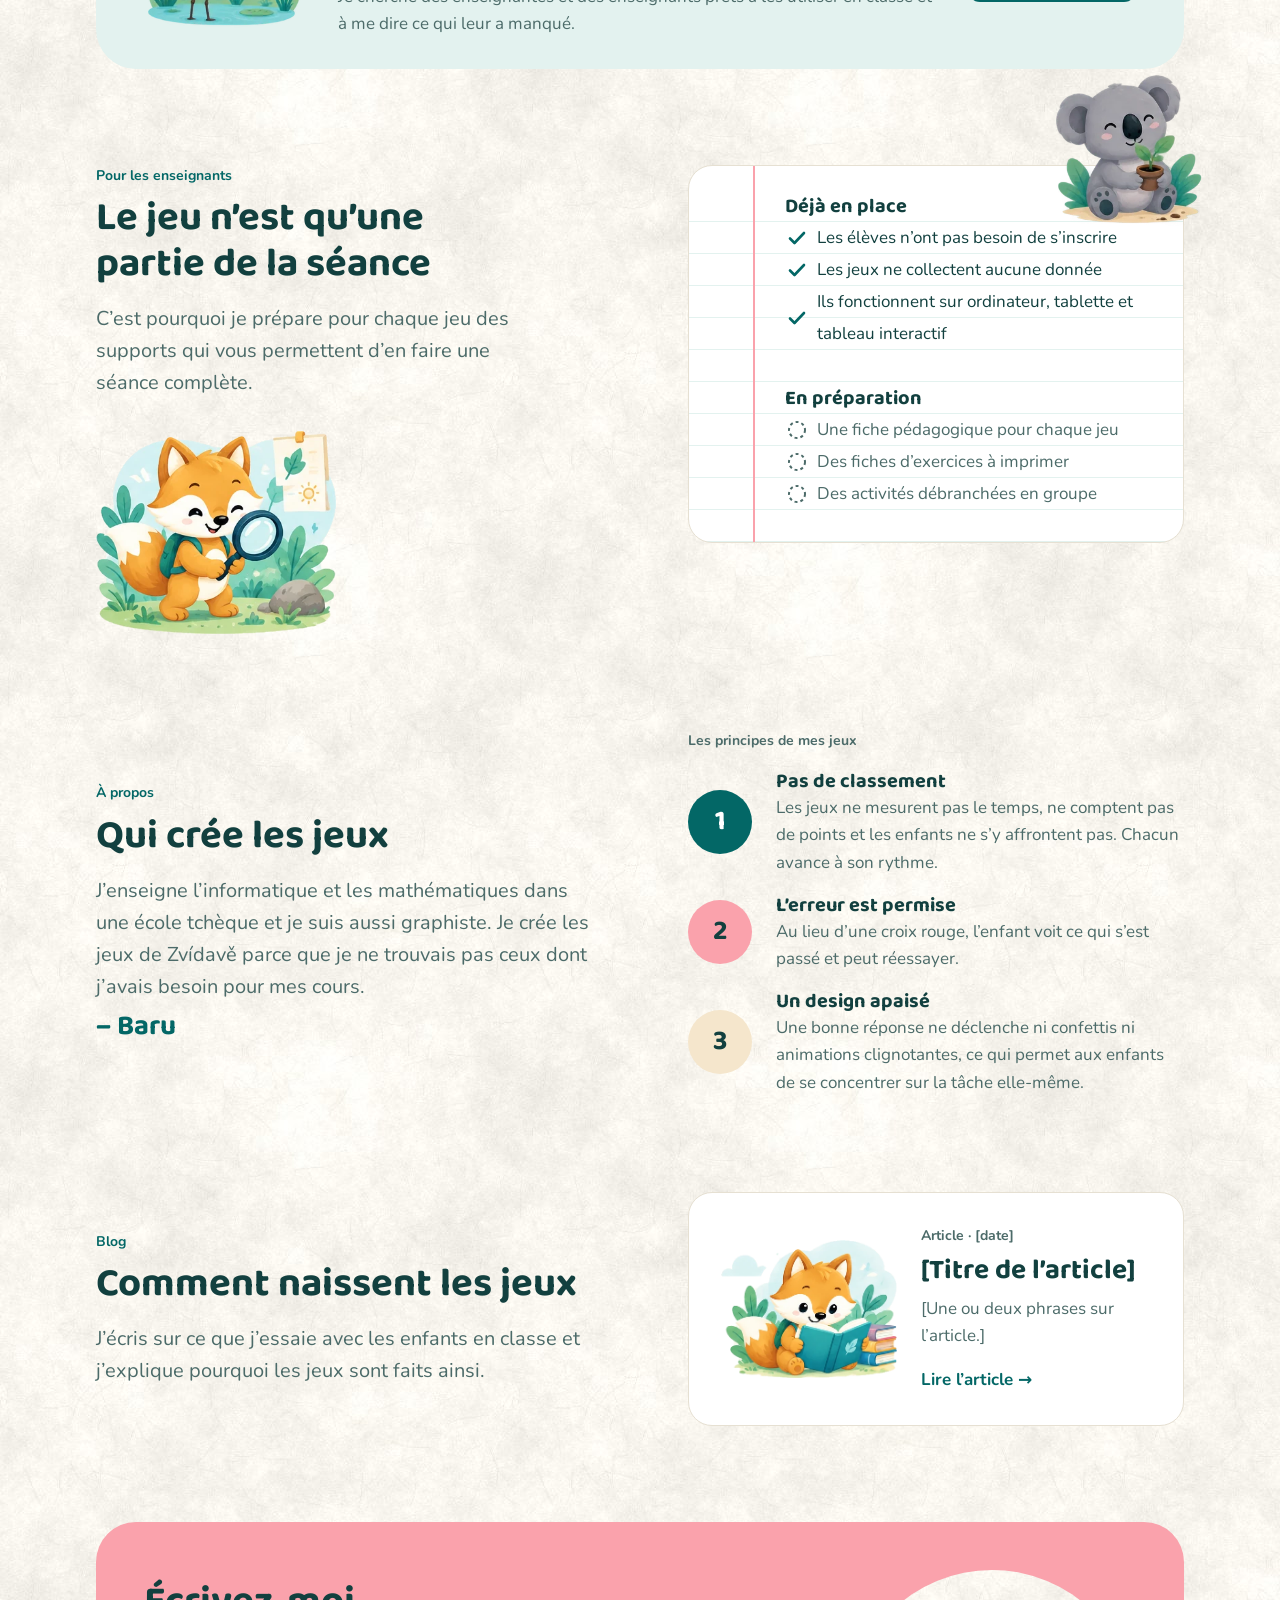
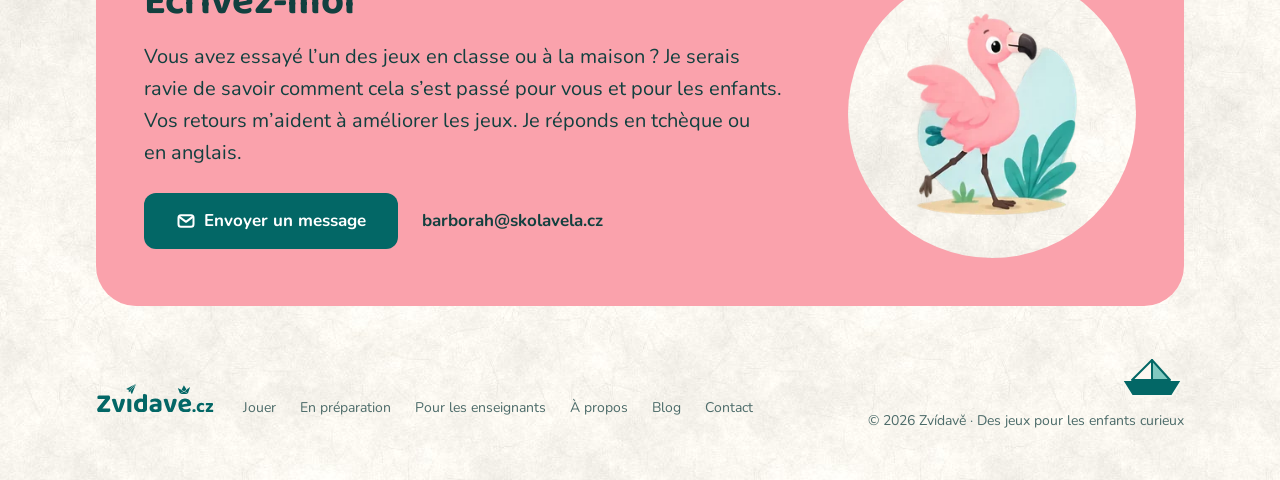
<file: fr/index.html>
<!doctype html>
<html lang="fr">
<head>
<meta charset="utf-8">
<meta name="viewport" content="width=device-width, initial-scale=1">
<title>Zvídavě.cz – petits jeux pédagogiques pour l’école primaire</title>
<meta name="description" content="Jeux pédagogiques pour l’école primaire, conçus en classe. Gratuits, sans inscription, sans publicité et sans collecte de données sur les enfants. Essayez Vrstvička, un atelier d’investigation sur l’impression 3D.">
<link rel="canonical" href="https://zvidave.cz/fr/">
<link rel="alternate" hreflang="cs" href="https://zvidave.cz/cs/">
<link rel="alternate" hreflang="en" href="https://zvidave.cz/en/">
<link rel="alternate" hreflang="fr" href="https://zvidave.cz/fr/">
<link rel="alternate" hreflang="uk" href="https://zvidave.cz/uk/">
<link rel="alternate" hreflang="x-default" href="https://zvidave.cz/cs/">
<link rel="icon" href="../assets/favicon.svg" type="image/svg+xml">
<meta name="theme-color" content="#036766">
<meta property="og:type" content="website">
<meta property="og:locale" content="fr_FR">
<meta property="og:title" content="Zvídavě.cz – petits jeux pédagogiques pour l’école primaire">
<meta property="og:description" content="Des jeux conçus en classe. Gratuits, sans inscription, sans publicité et sans collecte de données sur les enfants.">
<meta property="og:url" content="https://zvidave.cz/fr/">
<link rel="stylesheet" href="../assets/css/zvidave.css">
<script type="application/ld+json">
{
  "@context": "https://schema.org",
  "@graph": [
    {
      "@type": "WebSite",
      "name": "Zvídavě.cz",
      "url": "https://zvidave.cz/fr/",
      "inLanguage": "fr",
      "description": "Petits jeux pédagogiques pour l’école primaire, conçus en classe. Gratuits, sans inscription, sans publicité et sans collecte de données sur les enfants."
    },
    {
      "@type": "LearningResource",
      "name": "Vrstvička – atelier d’investigation sur l’impression 3D",
      "url": "https://zvidave.cz/cs/hry/vrstvicka.html",
      "inLanguage": "fr",
      "learningResourceType": "Jeu",
      "educationalLevel": "Du CE1 au CM2",
      "timeRequired": "PT15M",
      "about": "Comment régler une imprimante 3D",
      "isAccessibleForFree": true,
      "description": "Les enfants découvrent comment on règle une imprimante 3D. Ils choisissent un objet, sélectionnent les paramètres d’impression et observent le résultat. Ils notent leurs essais dans un carnet d’investigation."
    }
  ]
}
</script>
<!-- Sem případně vlož měřicí kód analytiky. -->
</head>
<body>
<a class="skip" href="#obsah">Aller au contenu</a>

<header class="lista">
  <a href="./" class="logo" id="logo" aria-label="Zvídavě.cz – accueil">
    <svg viewBox="0 30 630 146" width="160" height="37" aria-hidden="true">
      <path d="M40.1 154 87.3 95.6H93.4Q98.4 99.8 98.4 106.5Q98.4 109.4 97 112.2Q95.7 115 93.6 117.7L46.7 176H39.5Q37.6 174.4 36.3 171.6Q35 168.9 35 165.5Q35 162.5 36.5 159.5Q38 156.6 40.1 154ZM42.2 176 51.5 159.5H97.1Q97.9 160.8 98.6 162.9Q99.3 165 99.3 167.5Q99.3 171.9 97.4 173.9Q95.4 176 92.1 176ZM89.5 95.6 82.2 112.2H38.3Q37.5 110.8 36.8 108.8Q36.1 106.7 36.1 104.2Q36.1 99.9 38.1 97.8Q40.1 95.6 43.5 95.6ZM161.1 111.3Q165.1 111.3 167.9 113.1Q170.6 114.9 170.6 119.2Q170.6 121.5 169.2 126.5Q167.9 131.6 165.7 138.1Q163.5 144.7 160.9 151.6Q158.3 158.5 155.6 164.5Q153 170.5 150.9 174.4Q149.5 175.5 146.3 176.3Q143.2 177.2 139.3 177.2Q134.8 177.2 131.6 176Q128.3 174.8 127 172.3Q125.6 169.6 123.5 164.5Q121.4 159.5 119 153.1Q116.6 146.7 114.2 139.8Q111.9 133 109.9 126.7Q107.9 120.3 106.7 115.5Q108.4 113.8 111.1 112.6Q113.8 111.3 117 111.3Q121.1 111.3 123.7 113.1Q126.4 114.8 127.6 119.5L133.5 140.5Q134.5 144.1 135.6 147.9Q136.8 151.6 137.7 154.8Q138.7 158 139.2 160.1H139.9Q143 149.5 146.2 137.3Q149.5 125.1 152 113.5Q156 111.3 161.1 111.3ZM182.3 139.4H201.9V175.9Q200.7 176.2 198.3 176.6Q195.9 177 193.2 177Q187.5 177 184.9 175Q182.3 172.9 182.3 167.8ZM201.9 145.6H182.3V112.8Q183.6 112.5 185.9 112.1Q188.3 111.7 191.1 111.7Q196.8 111.7 199.3 113.7Q201.9 115.7 201.9 120.9ZM258.8 160.4V120.6L278.3 120.6V162.9Q278.3 166 277 168.1Q275.7 170.3 272.8 172.1Q269.2 174.4 263.5 176.2Q257.7 178 250.2 178Q239.2 178 231.3 174.3Q223.3 170.6 219 163.2Q214.7 155.7 214.7 144.6Q214.7 133 219.1 125.5Q223.5 118 231 114.4Q238.5 110.7 247.7 110.7Q252.4 110.7 256.1 111.7Q259.9 112.8 262.2 114.2V130.4Q260.3 128.8 257.3 127.5Q254.3 126.1 250.3 126.1Q245.6 126.1 242.1 128.1Q238.5 130 236.5 134.1Q234.6 138.2 234.6 144.6Q234.6 153.8 238.7 158.2Q242.9 162.5 250.1 162.5Q253 162.5 255.2 161.8Q257.4 161.1 258.8 160.4ZM278.3 124.4 258.7 124.5V90.1Q260 89.7 262.4 89.3Q264.8 88.9 267.5 88.9Q273.2 88.9 275.8 90.9Q278.3 92.8 278.3 98.1ZM319.9 163.5Q322.9 163.5 325.9 162.9Q328.8 162.3 330.2 161.4V148.8L319 149.8Q314.6 150.1 312 151.7Q309.4 153.4 309.4 156.5Q309.4 159.7 311.9 161.6Q314.3 163.5 319.9 163.5ZM319.1 110.7Q332.8 110.7 340.9 116.4Q349.1 122.1 349.1 134.2V164.2Q349.1 167.5 347.4 169.5Q345.7 171.5 343.1 173Q339.2 175.3 333.3 176.7Q327.4 178 319.9 178Q306.4 178 298.4 172.8Q290.4 167.6 290.4 157.1Q290.4 148.2 295.9 143.3Q301.5 138.5 312.4 137.4L330.1 135.6V134Q330.1 129.5 326.6 127.5Q323.1 125.5 316.6 125.5Q311.6 125.5 306.8 126.7Q301.9 127.9 298.1 129.6Q296.5 128.4 295.4 126.3Q294.3 124.1 294.3 121.8Q294.3 116.2 300.3 113.7Q304.1 112.2 309.2 111.4Q314.3 110.7 319.1 110.7ZM413.8 111.3Q417.9 111.3 420.6 113.1Q423.4 114.9 423.4 119.2Q423.4 121.5 422 126.5Q420.7 131.6 418.5 138.1Q416.3 144.7 413.7 151.6Q411 158.5 408.4 164.5Q405.8 170.5 403.7 174.4Q402.2 175.5 399.1 176.3Q395.9 177.2 392.1 177.2Q387.6 177.2 384.4 176Q381.1 174.8 379.8 172.3Q378.4 169.6 376.3 164.5Q374.2 159.5 371.8 153.1Q369.4 146.7 367 139.8Q364.7 133 362.7 126.7Q360.7 120.3 359.5 115.5Q361.2 113.8 363.9 112.6Q366.6 111.3 369.8 111.3Q373.9 111.3 376.5 113.1Q379.1 114.8 380.4 119.5L386.2 140.5Q387.3 144.1 388.4 147.9Q389.5 151.6 390.5 154.8Q391.5 158 392 160.1H392.6Q395.8 149.5 399 137.3Q402.2 125.1 404.7 113.5Q408.8 111.3 413.8 111.3ZM443.7 153.5 442.9 140.3 475.7 135.2Q475.3 131.5 472.5 128.3Q469.6 125.2 463.9 125.2Q457.9 125.2 453.9 129.2Q450 133.2 449.8 140.7L450.4 149.8Q451.6 156.9 456.6 160.1Q461.6 163.2 468.6 163.2Q474.1 163.2 479 161.6Q483.9 160.1 486.8 158.3Q488.8 159.5 490.1 161.6Q491.4 163.7 491.4 166.1Q491.4 170 488.3 172.7Q485.1 175.4 479.7 176.7Q474.2 178 467.2 178Q457 178 448.9 174.2Q440.8 170.3 436.2 162.6Q431.6 155 431.6 143.5Q431.6 135.1 434.3 128.9Q436.9 122.6 441.5 118.6Q446 114.6 451.8 112.7Q457.6 110.7 463.8 110.7Q472.9 110.7 479.6 114.3Q486.4 117.9 490.3 124.1Q494.1 130.3 494.1 138.5Q494.1 142.6 491.9 144.7Q489.7 146.8 485.7 147.3ZM500.3 169.6Q500.3 166.2 502.4 163.9Q504.6 161.6 508.1 161.6Q511.7 161.6 513.8 163.9Q515.9 166.2 515.9 169.6Q515.9 172.9 513.8 175.1Q511.7 177.4 508.1 177.4Q504.6 177.4 502.4 175.1Q500.3 172.9 500.3 169.6ZM546.4 142.1Q541.5 142.1 538 145.3Q534.5 148.4 534.5 154.5Q534.5 160.6 537.9 163.7Q541.2 166.7 546.3 166.7Q549.2 166.7 551.5 166Q553.7 165.2 555.2 164.3Q556.8 165.4 557.6 166.7Q558.4 168 558.4 169.8Q558.4 173.2 554.8 175.2Q551.2 177.3 544.9 177.3Q537.7 177.3 532.3 174.8Q526.9 172.2 524 167.1Q521 162 521 154.5Q521 146.8 524.2 141.7Q527.4 136.6 532.8 134Q538.1 131.5 544.5 131.5Q550.7 131.5 554.2 133.7Q557.8 135.9 557.8 139.3Q557.8 140.9 557.1 142.2Q556.3 143.5 555.2 144.5Q553.6 143.6 551.4 142.8Q549.2 142.1 546.4 142.1ZM572.9 176H567.6Q566.3 174.9 565.6 173.4Q564.9 171.9 564.9 170Q564.9 168.4 565.6 166.9Q566.4 165.3 567.5 163.9L593.6 132.8H598.3Q599.5 134 600.3 135.4Q601 136.9 601 138.8Q601 140.4 600.3 142Q599.5 143.5 598.4 144.9ZM595.6 132.8V143.2H566.6Q566.1 142.4 565.7 141Q565.3 139.6 565.3 138.1Q565.3 135.3 566.5 134.1Q567.8 132.8 569.8 132.8ZM571.3 176V165.6H600.6Q601.1 166.4 601.6 167.8Q602 169.2 602 170.8Q602 173.5 600.8 174.8Q599.5 176 597.4 176Z" fill="#FDF8F1"/>
      <path class="draha" d="M 201 64 C 261 -66, 501 -126, 601 -36 C 671 34, 701 -126, 591 -106 C 421 -86, 51 -106, 201 64" fill="none" stroke="#80C9C1" stroke-width="6" stroke-linecap="round" stroke-dasharray="6 18"/>
      <g class="vlastovka">
        <g transform="translate(173.2 35.3) scale(0.5544)">
          <polygon points="94.3,5.4 5.4,50.9 28.8,60.4" fill="#FDF8F1" stroke="#036766" stroke-width="6" stroke-linejoin="round" paint-order="stroke"/>
          <polygon points="94.3,5.4 43.1,69.8 43.7,74.1 56.6,97" fill="#FDF8F1" stroke="#036766" stroke-width="6" stroke-linejoin="round" paint-order="stroke"/>
          <polygon points="94.3,5.4 28.8,60.4 28.8,77.6 43.7,74.1 43.1,69.8" fill="#FDF8F1" stroke="#036766" stroke-width="6" stroke-linejoin="round" paint-order="stroke"/>
        </g>
      </g>
      <g transform="translate(425.9 43.2) scale(0.6600)">
        <polygon points="4.3,24.6 51.5,47.8 22,68.5" fill="#FDF8F1" stroke="#036766" stroke-width="6" stroke-linejoin="round" paint-order="stroke"/>
        <polygon points="95.7,15.9 51.5,47.8 77.6,67.7" fill="#FDF8F1" stroke="#036766" stroke-width="6" stroke-linejoin="round" paint-order="stroke"/>
        <polygon points="22,68.5 51.5,47.8 77.6,67.7" fill="#FDF8F1" stroke="#036766" stroke-width="6" stroke-linejoin="round" paint-order="stroke"/>
        <polygon points="49.4,4.3 31.9,37.9 51.5,47.8 68.5,34.5" fill="#FDF8F1" stroke="#036766" stroke-width="6" stroke-linejoin="round" paint-order="stroke"/>
      </g>
    </svg>
    <span class="logo-oblouk" aria-hidden="true"></span>
  </a>

  <button class="menu-tlacitko" type="button" aria-expanded="false" aria-controls="navigace">
    <span class="sr">Menu</span>
    <svg width="24" height="24" viewBox="0 0 24 24" fill="none" stroke="currentColor" stroke-width="2.4" stroke-linecap="round" aria-hidden="true"><path d="M4 7h16M4 12h16M4 17h16"/></svg>
  </button>

  <nav class="navigace" id="navigace" aria-label="Navigation principale">
    <a href="#hrat">Jouer</a>
    <a href="#chystam">En préparation</a>
    <a href="#ucitele">Pour les enseignants</a>
    <a href="#projekt">À propos</a>
    <a href="#blog">Blog</a>
    <div class="jazyky" role="group" aria-label="Langue du site">
      <a href="../cs/" lang="cs" hreflang="cs" aria-label="Čeština">CZ</a>
      <a href="../en/" lang="en" hreflang="en" aria-label="English">EN</a>
      <a href="./" lang="fr" aria-current="true" aria-label="Français">FR</a>
      <a href="../uk/" lang="uk" hreflang="uk" aria-label="Українська">UA</a>
    </div>
  </nav>
</header>

<main id="obsah">

<section class="uvod obal">
  <div class="uvod-text">
    <p class="stitek-sekce svetly">Petits jeux pour la classe de primaire</p>
    <h1>Des jeux nés en classe</h1>
    <p class="perex">Je les teste avec les enfants pendant mes cours d’informatique et de mathématiques, et je ne les publie ici qu’une fois qu’ils ont fait leurs preuves en classe.</p>
    <div class="tlacitka">
      <a class="tl tl-ruzove" href="../cs/hry/vrstvicka.html"><svg width="16" height="16" viewBox="0 0 24 24" fill="currentColor" aria-hidden="true"><path d="M7 4.5v15a1 1 0 0 0 1.5.86l12.5-7.5a1 1 0 0 0 0-1.72L8.5 3.64A1 1 0 0 0 7 4.5Z"/></svg>Jouer à Vrstvička</a>
      <a class="tl-odkaz" href="#chystam">En préparation</a>
    </div>
    <ul class="vyhody">
      <li>Sans inscription</li>
      <li>Sans publicité</li>
      <li>Aucune donnée collectée sur les enfants</li>
    </ul>
  </div>
  <div class="uvod-obrazek">
    <div class="kruh">
      <img src="../assets/img/liska-lupa.webp" width="520" height="481" alt="Une renarde avec une loupe, la guide de Zvídavě">
    </div>
  </div>
</section>

<section class="obal predmety" aria-label="Matières">
  <a class="karta predmet" href="#hrat"><img src="../assets/img/ikona-informatika.webp" width="48" height="46" alt=""><span><strong>Informatique</strong><small>1 jeu à essayer</small></span></a>
  <a class="karta predmet" href="#chystam"><img src="../assets/img/ikona-matematika.webp" width="48" height="46" alt=""><span><strong>Mathématiques</strong><small>3 jeux en préparation</small></span></a>
  <a class="karta predmet" href="#chystam"><img src="../assets/img/ikona-priroda.webp" width="48" height="48" alt=""><span><strong>Découverte du monde</strong><small>1 jeu en préparation</small></span></a>
</section>

<section class="obal sekce" id="hrat" aria-labelledby="hrat-nadpis">
  <div class="hlavicka-sekce">
    <p class="stitek-sekce">À essayer</p>
    <h2 id="hrat-nadpis">Vrstvička – atelier d’investigation sur l’impression 3D</h2>
  </div>
  <div class="dve-casti">
    <div class="vrstvicka-obraz">
      <ul class="stitky">
        <li>Informatique</li>
        <li>Du CE1 au CM2</li>
        <li>environ 15 minutes</li>
        <li>en tchèque</li>
      </ul>
      <img src="../assets/img/koala-tiskarna.webp" width="494" height="338" alt="" loading="lazy">
    </div>
    <div class="vrstvicka-text">
      <p class="velky">Les enfants découvrent comment on règle une imprimante 3D. Ils choisissent un objet, sélectionnent les paramètres d’impression et observent le résultat. Quand l’impression échoue, ils modifient les réglages et recommencent. Peu à peu, ils comprennent l’effet de chaque paramètre.</p>
      <h3>Comment l’intégrer à une séance</h3>
      <ol class="kroky">
        <li>Les enfants commencent par prédire à quoi ressemblera l’objet imprimé.</li>
        <li>Ils vérifient leur hypothèse dans le jeu et notent le résultat dans leur carnet d’investigation.</li>
        <li>En fin de séance, vous discutez ensemble des hypothèses qui se sont vérifiées.</li>
      </ol>
      <div class="tlacitka">
        <a class="tl tl-zelene" href="../cs/hry/vrstvicka.html"><svg width="16" height="16" viewBox="0 0 24 24" fill="currentColor" aria-hidden="true"><path d="M7 4.5v15a1 1 0 0 0 1.5.86l12.5-7.5a1 1 0 0 0 0-1.72L8.5 3.64A1 1 0 0 0 7 4.5Z"/></svg>Jouer à Vrstvička</a>
        <span class="pozn">La fiche pédagogique est en préparation.</span>
      </div>
    </div>
  </div>
</section>

<section class="obal sekce" aria-labelledby="hra-nadpis">
  <div class="karta minihra">
    <div class="minihra-text">
      <p class="stitek-sekce">Un aperçu</p>
      <h2 id="hra-nadpis">Trouve des nombres dont la somme fait 10</h2>
      <p class="tlumeny">Ici, pas de chronomètre ni de points. L’enfant peut réfléchir aussi longtemps qu’il en a besoin.</p>
      <img src="../assets/img/liska-cisla.webp" width="357" height="294" alt="" loading="lazy">
    </div>
    <div class="minihra-plocha">
      <div class="dlazdice" id="dlazdice" role="group" aria-label="Nombres"></div>
      <div class="soucet">
        <span class="tlumeny maly">Ta somme</span>
        <span class="soucet-cislo"><span id="soucet">0</span> / 10</span>
      </div>
      <div class="pruh" role="progressbar" aria-label="Somme" aria-valuemin="0" aria-valuemax="10" aria-valuenow="0" id="pruh"><div id="pruh-vypln"></div></div>
      <div class="minihra-dole">
        <span class="stav" id="stav" aria-live="polite">Choisis des nombres.</span>
        <button class="tl tl-obrys" type="button" id="dalsi">Un autre défi</button>
      </div>
    </div>
  </div>
</section>

<section class="obal sekce" id="chystam" aria-labelledby="chystam-nadpis">
  <div class="hlavicka-sekce">
    <p class="stitek-sekce">En préparation</p>
    <h2 id="chystam-nadpis">Jeux en cours</h2>
    <p class="velky tlumeny">Je travaille sur ces jeux et j’en teste déjà certains avec les enfants en classe. Je les ajouterai ici quand ils auront fait leurs preuves.</p>
  </div>
  <div class="listy">
    <article class="list">
      <span class="zalozka zalozka-mat">Mathématiques</span>
      <span class="razitko" style="--natoceni:-6deg">En développement</span>
      <h3>Zlomková zoo 1</h3>
      <p class="tlumeny">Dans différents contextes, les enfants découvrent ce qu’est une fraction et ce que signifient le numérateur et le dénominateur.</p>
    </article>
    <article class="list">
      <span class="zalozka zalozka-mat">Mathématiques</span>
      <span class="razitko" style="--natoceni:4deg">En développement</span>
      <h3>Zlomková zoo 2</h3>
      <p class="tlumeny">Les enfants apprennent à additionner et à soustraire des fractions.</p>
    </article>
    <article class="list">
      <span class="zalozka zalozka-priroda">Découverte du monde</span>
      <span class="razitko" style="--natoceni:-3deg">En développement</span>
      <h3>Listy</h3>
      <p class="tlumeny">Lecture syllabe par syllabe, avec de courtes histoires sur la nature, la technique et les mathématiques. Les textes peuvent être imprimés ou affichés sur des tablettes. Les textes sont en tchèque.</p>
    </article>
    <article class="list list-napad">
      <span class="zalozka zalozka-mat">Mathématiques</span>
      <span class="razitko razitko-sede" style="--natoceni:5deg">Ébauche</span>
      <h3>Nombres décimaux</h3>
      <p class="tlumeny">Un jeu sur les nombres décimaux, où un chinchilla, un ornithorynque et un guépard accompagnent les enfants.</p>
    </article>
  </div>
  <div class="pozvanka">
    <img src="../assets/img/plamenak-dalekohled.webp" width="240" height="166" alt="" loading="lazy">
    <div>
      <h3>Vous aimeriez essayer l’un de ces jeux avec votre classe ?</h3>
      <p class="tlumeny">Je cherche des enseignantes et des enseignants prêts à les utiliser en classe et à me dire ce qui leur a manqué.</p>
    </div>
    <a class="tl tl-zelene" href="#kontakt">Me contacter</a>
  </div>
</section>

<section class="obal sekce dve-casti dve-casti-ucitele" id="ucitele" aria-labelledby="ucitele-nadpis">
  <div class="hlavicka-sekce">
    <p class="stitek-sekce">Pour les enseignants</p>
    <h2 id="ucitele-nadpis">Le jeu n’est qu’une partie de la séance</h2>
    <p class="velky tlumeny">C’est pourquoi je prépare pour chaque jeu des supports qui vous permettent d’en faire une séance complète.</p>
    <img class="liska-ucitele" src="../assets/img/liska-zkouma.webp" width="352" height="297" alt="" loading="lazy">
  </div>
  <div class="sesit-obal">
    <img class="koala-sesit" src="../assets/img/koala-sazenice.webp" width="260" height="260" alt="" loading="lazy">
    <div class="sesit">
      <h3>Déjà en place</h3>
      <ul class="seznam hotovo">
        <li>Les élèves n’ont pas besoin de s’inscrire</li>
        <li>Les jeux ne collectent aucune donnée</li>
        <li>Ils fonctionnent sur ordinateur, tablette et tableau interactif</li>
      </ul>
      <h3>En préparation</h3>
      <ul class="seznam pripravuji">
        <li>Une fiche pédagogique pour chaque jeu</li>
        <li>Des fiches d’exercices à imprimer</li>
        <li>Des activités débranchées en groupe</li>
      </ul>
    </div>
  </div>
</section>

<section class="obal sekce dve-casti dve-casti-projekt" id="projekt" aria-labelledby="projekt-nadpis">
  <div class="hlavicka-sekce">
    <p class="stitek-sekce">À propos</p>
    <h2 id="projekt-nadpis">Qui crée les jeux</h2>
    <p class="velky tlumeny">J’enseigne l’informatique et les mathématiques dans une école tchèque et je suis aussi graphiste. Je crée les jeux de Zvídavě parce que je ne trouvais pas ceux dont j’avais besoin pour mes cours.</p>
    <p class="podpis">– Baru</p>
  </div>
  <div class="pravidla">
    <p class="tlumeny maly tucne">Les principes de mes jeux</p>
    <ol>
      <li><span class="cislo c1" aria-hidden="true">1</span><div><h3>Pas de classement</h3><p class="tlumeny">Les jeux ne mesurent pas le temps, ne comptent pas de points et les enfants ne s’y affrontent pas. Chacun avance à son rythme.</p></div></li>
      <li><span class="cislo c2" aria-hidden="true">2</span><div><h3>L’erreur est permise</h3><p class="tlumeny">Au lieu d’une croix rouge, l’enfant voit ce qui s’est passé et peut réessayer.</p></div></li>
      <li><span class="cislo c3" aria-hidden="true">3</span><div><h3>Un design apaisé</h3><p class="tlumeny">Une bonne réponse ne déclenche ni confettis ni animations clignotantes, ce qui permet aux enfants de se concentrer sur la tâche elle-même.</p></div></li>
    </ol>
  </div>
</section>

<section class="obal sekce dve-casti dve-casti-blog" id="blog" aria-labelledby="blog-nadpis">
  <div class="hlavicka-sekce">
    <p class="stitek-sekce">Blog</p>
    <h2 id="blog-nadpis">Comment naissent les jeux</h2>
    <p class="velky tlumeny">J’écris sur ce que j’essaie avec les enfants en classe et j’explique pourquoi les jeux sont faits ainsi.</p>
  </div>
  <!-- BLOG: doplň odkaz, datum, název a perex článku -->
  <a class="karta clanek" href="#">
    <img src="../assets/img/liska-cte.webp" width="385" height="301" alt="" loading="lazy">
    <span class="clanek-text">
      <span class="tlumeny maly tucne">Article · [date]</span>
      <span class="clanek-nazev">[Titre de l’article]</span>
      <span class="tlumeny">[Une ou deux phrases sur l’article.]</span>
      <span class="clanek-odkaz">Lire l’article →</span>
    </span>
  </a>
</section>

<section class="obal sekce" id="kontakt" aria-labelledby="kontakt-nadpis">
  <div class="kontakt">
    <div class="kontakt-text">
      <h2 id="kontakt-nadpis">Écrivez-moi</h2>
      <p class="velky">Vous avez essayé l’un des jeux en classe ou à la maison ? Je serais ravie de savoir comment cela s’est passé pour vous et pour les enfants. Vos retours m’aident à améliorer les jeux. Je réponds en tchèque ou en anglais.</p>
      <div class="tlacitka">
        <a class="tl tl-zelene" href="mailto:barborah@skolavela.cz"><svg width="20" height="20" viewBox="0 0 24 24" fill="none" stroke="currentColor" stroke-width="2.4" stroke-linecap="round" stroke-linejoin="round" aria-hidden="true"><rect x="3" y="5" width="18" height="14" rx="3"/><path d="M4 7l8 6 8-6"/></svg>Envoyer un message</a>
        <span class="tucne">barborah@skolavela.cz</span>
      </div>
    </div>
    <div class="dira papir" aria-hidden="true">
      <img src="../assets/img/plamenak-tanci.webp" width="224" height="266" alt="" loading="lazy">
    </div>
  </div>
</section>

</main>

<footer class="paticka obal">
  <div class="paticka-vlevo">
    <a href="./" class="logo-paticka" aria-label="Zvídavě.cz – accueil">
      <svg viewBox="0 30 630 146" width="129" height="30" aria-hidden="true">
        <path d="M40.1 154 87.3 95.6H93.4Q98.4 99.8 98.4 106.5Q98.4 109.4 97 112.2Q95.7 115 93.6 117.7L46.7 176H39.5Q37.6 174.4 36.3 171.6Q35 168.9 35 165.5Q35 162.5 36.5 159.5Q38 156.6 40.1 154ZM42.2 176 51.5 159.5H97.1Q97.9 160.8 98.6 162.9Q99.3 165 99.3 167.5Q99.3 171.9 97.4 173.9Q95.4 176 92.1 176ZM89.5 95.6 82.2 112.2H38.3Q37.5 110.8 36.8 108.8Q36.1 106.7 36.1 104.2Q36.1 99.9 38.1 97.8Q40.1 95.6 43.5 95.6ZM161.1 111.3Q165.1 111.3 167.9 113.1Q170.6 114.9 170.6 119.2Q170.6 121.5 169.2 126.5Q167.9 131.6 165.7 138.1Q163.5 144.7 160.9 151.6Q158.3 158.5 155.6 164.5Q153 170.5 150.9 174.4Q149.5 175.5 146.3 176.3Q143.2 177.2 139.3 177.2Q134.8 177.2 131.6 176Q128.3 174.8 127 172.3Q125.6 169.6 123.5 164.5Q121.4 159.5 119 153.1Q116.6 146.7 114.2 139.8Q111.9 133 109.9 126.7Q107.9 120.3 106.7 115.5Q108.4 113.8 111.1 112.6Q113.8 111.3 117 111.3Q121.1 111.3 123.7 113.1Q126.4 114.8 127.6 119.5L133.5 140.5Q134.5 144.1 135.6 147.9Q136.8 151.6 137.7 154.8Q138.7 158 139.2 160.1H139.9Q143 149.5 146.2 137.3Q149.5 125.1 152 113.5Q156 111.3 161.1 111.3ZM182.3 139.4H201.9V175.9Q200.7 176.2 198.3 176.6Q195.9 177 193.2 177Q187.5 177 184.9 175Q182.3 172.9 182.3 167.8ZM201.9 145.6H182.3V112.8Q183.6 112.5 185.9 112.1Q188.3 111.7 191.1 111.7Q196.8 111.7 199.3 113.7Q201.9 115.7 201.9 120.9ZM258.8 160.4V120.6L278.3 120.6V162.9Q278.3 166 277 168.1Q275.7 170.3 272.8 172.1Q269.2 174.4 263.5 176.2Q257.7 178 250.2 178Q239.2 178 231.3 174.3Q223.3 170.6 219 163.2Q214.7 155.7 214.7 144.6Q214.7 133 219.1 125.5Q223.5 118 231 114.4Q238.5 110.7 247.7 110.7Q252.4 110.7 256.1 111.7Q259.9 112.8 262.2 114.2V130.4Q260.3 128.8 257.3 127.5Q254.3 126.1 250.3 126.1Q245.6 126.1 242.1 128.1Q238.5 130 236.5 134.1Q234.6 138.2 234.6 144.6Q234.6 153.8 238.7 158.2Q242.9 162.5 250.1 162.5Q253 162.5 255.2 161.8Q257.4 161.1 258.8 160.4ZM278.3 124.4 258.7 124.5V90.1Q260 89.7 262.4 89.3Q264.8 88.9 267.5 88.9Q273.2 88.9 275.8 90.9Q278.3 92.8 278.3 98.1ZM319.9 163.5Q322.9 163.5 325.9 162.9Q328.8 162.3 330.2 161.4V148.8L319 149.8Q314.6 150.1 312 151.7Q309.4 153.4 309.4 156.5Q309.4 159.7 311.9 161.6Q314.3 163.5 319.9 163.5ZM319.1 110.7Q332.8 110.7 340.9 116.4Q349.1 122.1 349.1 134.2V164.2Q349.1 167.5 347.4 169.5Q345.7 171.5 343.1 173Q339.2 175.3 333.3 176.7Q327.4 178 319.9 178Q306.4 178 298.4 172.8Q290.4 167.6 290.4 157.1Q290.4 148.2 295.9 143.3Q301.5 138.5 312.4 137.4L330.1 135.6V134Q330.1 129.5 326.6 127.5Q323.1 125.5 316.6 125.5Q311.6 125.5 306.8 126.7Q301.9 127.9 298.1 129.6Q296.5 128.4 295.4 126.3Q294.3 124.1 294.3 121.8Q294.3 116.2 300.3 113.7Q304.1 112.2 309.2 111.4Q314.3 110.7 319.1 110.7ZM413.8 111.3Q417.9 111.3 420.6 113.1Q423.4 114.9 423.4 119.2Q423.4 121.5 422 126.5Q420.7 131.6 418.5 138.1Q416.3 144.7 413.7 151.6Q411 158.5 408.4 164.5Q405.8 170.5 403.7 174.4Q402.2 175.5 399.1 176.3Q395.9 177.2 392.1 177.2Q387.6 177.2 384.4 176Q381.1 174.8 379.8 172.3Q378.4 169.6 376.3 164.5Q374.2 159.5 371.8 153.1Q369.4 146.7 367 139.8Q364.7 133 362.7 126.7Q360.7 120.3 359.5 115.5Q361.2 113.8 363.9 112.6Q366.6 111.3 369.8 111.3Q373.9 111.3 376.5 113.1Q379.1 114.8 380.4 119.5L386.2 140.5Q387.3 144.1 388.4 147.9Q389.5 151.6 390.5 154.8Q391.5 158 392 160.1H392.6Q395.8 149.5 399 137.3Q402.2 125.1 404.7 113.5Q408.8 111.3 413.8 111.3ZM443.7 153.5 442.9 140.3 475.7 135.2Q475.3 131.5 472.5 128.3Q469.6 125.2 463.9 125.2Q457.9 125.2 453.9 129.2Q450 133.2 449.8 140.7L450.4 149.8Q451.6 156.9 456.6 160.1Q461.6 163.2 468.6 163.2Q474.1 163.2 479 161.6Q483.9 160.1 486.8 158.3Q488.8 159.5 490.1 161.6Q491.4 163.7 491.4 166.1Q491.4 170 488.3 172.7Q485.1 175.4 479.7 176.7Q474.2 178 467.2 178Q457 178 448.9 174.2Q440.8 170.3 436.2 162.6Q431.6 155 431.6 143.5Q431.6 135.1 434.3 128.9Q436.9 122.6 441.5 118.6Q446 114.6 451.8 112.7Q457.6 110.7 463.8 110.7Q472.9 110.7 479.6 114.3Q486.4 117.9 490.3 124.1Q494.1 130.3 494.1 138.5Q494.1 142.6 491.9 144.7Q489.7 146.8 485.7 147.3ZM500.3 169.6Q500.3 166.2 502.4 163.9Q504.6 161.6 508.1 161.6Q511.7 161.6 513.8 163.9Q515.9 166.2 515.9 169.6Q515.9 172.9 513.8 175.1Q511.7 177.4 508.1 177.4Q504.6 177.4 502.4 175.1Q500.3 172.9 500.3 169.6ZM546.4 142.1Q541.5 142.1 538 145.3Q534.5 148.4 534.5 154.5Q534.5 160.6 537.9 163.7Q541.2 166.7 546.3 166.7Q549.2 166.7 551.5 166Q553.7 165.2 555.2 164.3Q556.8 165.4 557.6 166.7Q558.4 168 558.4 169.8Q558.4 173.2 554.8 175.2Q551.2 177.3 544.9 177.3Q537.7 177.3 532.3 174.8Q526.9 172.2 524 167.1Q521 162 521 154.5Q521 146.8 524.2 141.7Q527.4 136.6 532.8 134Q538.1 131.5 544.5 131.5Q550.7 131.5 554.2 133.7Q557.8 135.9 557.8 139.3Q557.8 140.9 557.1 142.2Q556.3 143.5 555.2 144.5Q553.6 143.6 551.4 142.8Q549.2 142.1 546.4 142.1ZM572.9 176H567.6Q566.3 174.9 565.6 173.4Q564.9 171.9 564.9 170Q564.9 168.4 565.6 166.9Q566.4 165.3 567.5 163.9L593.6 132.8H598.3Q599.5 134 600.3 135.4Q601 136.9 601 138.8Q601 140.4 600.3 142Q599.5 143.5 598.4 144.9ZM595.6 132.8V143.2H566.6Q566.1 142.4 565.7 141Q565.3 139.6 565.3 138.1Q565.3 135.3 566.5 134.1Q567.8 132.8 569.8 132.8ZM571.3 176V165.6H600.6Q601.1 166.4 601.6 167.8Q602 169.2 602 170.8Q602 173.5 600.8 174.8Q599.5 176 597.4 176Z" fill="#036766"/>
        <g transform="translate(173.2 35.3) scale(0.5544)">
          <polygon points="94.3,5.4 5.4,50.9 28.8,60.4" fill="#036766" stroke="#F9F7F0" stroke-width="6" stroke-linejoin="round" paint-order="stroke"/>
          <polygon points="94.3,5.4 43.1,69.8 43.7,74.1 56.6,97" fill="#036766" stroke="#F9F7F0" stroke-width="6" stroke-linejoin="round" paint-order="stroke"/>
          <polygon points="94.3,5.4 28.8,60.4 28.8,77.6 43.7,74.1 43.1,69.8" fill="#036766" stroke="#F9F7F0" stroke-width="6" stroke-linejoin="round" paint-order="stroke"/>
        </g>
        <g transform="translate(425.9 43.2) scale(0.6600)">
          <polygon points="4.3,24.6 51.5,47.8 22,68.5" fill="#036766" stroke="#F9F7F0" stroke-width="6" stroke-linejoin="round" paint-order="stroke"/>
          <polygon points="95.7,15.9 51.5,47.8 77.6,67.7" fill="#036766" stroke="#F9F7F0" stroke-width="6" stroke-linejoin="round" paint-order="stroke"/>
          <polygon points="22,68.5 51.5,47.8 77.6,67.7" fill="#036766" stroke="#F9F7F0" stroke-width="6" stroke-linejoin="round" paint-order="stroke"/>
          <polygon points="49.4,4.3 31.9,37.9 51.5,47.8 68.5,34.5" fill="#036766" stroke="#F9F7F0" stroke-width="6" stroke-linejoin="round" paint-order="stroke"/>
        </g>
      </svg>
    </a>
    <nav class="paticka-odkazy" aria-label="Liens de pied de page">
      <a href="#hrat">Jouer</a>
      <a href="#chystam">En préparation</a>
      <a href="#ucitele">Pour les enseignants</a>
      <a href="#projekt">À propos</a>
      <a href="#blog">Blog</a>
      <a href="#kontakt">Contact</a>
    </nav>
  </div>
  <div class="paticka-vpravo">
    <div class="pristav">
      <div class="hladina" aria-hidden="true"></div>
      <button class="lodicka vpravo" type="button" aria-label="Envoyer le bateau sur l’autre rive">
        <svg viewBox="0 0 64 40" width="64" height="40" aria-hidden="true">
          <polygon points="2,22 62,22 52,38 12,38" fill="#036766" stroke="#F9F7F0" stroke-width="2" stroke-linejoin="round"/>
          <polygon points="32,2 32,22 12,22" fill="#FDF8F1" stroke="#036766" stroke-width="2" stroke-linejoin="round"/>
          <polygon points="32,2 32,22 50,22" fill="#80C9C1" stroke="#036766" stroke-width="2" stroke-linejoin="round"/>
        </svg>
      </button>
    </div>
    <p class="copyright">© 2026 Zvídavě · Des jeux pour les enfants curieux</p>
  </div>
</footer>

<script src="../assets/js/zvidave.js" defer></script>
</body>
</html>
</file>
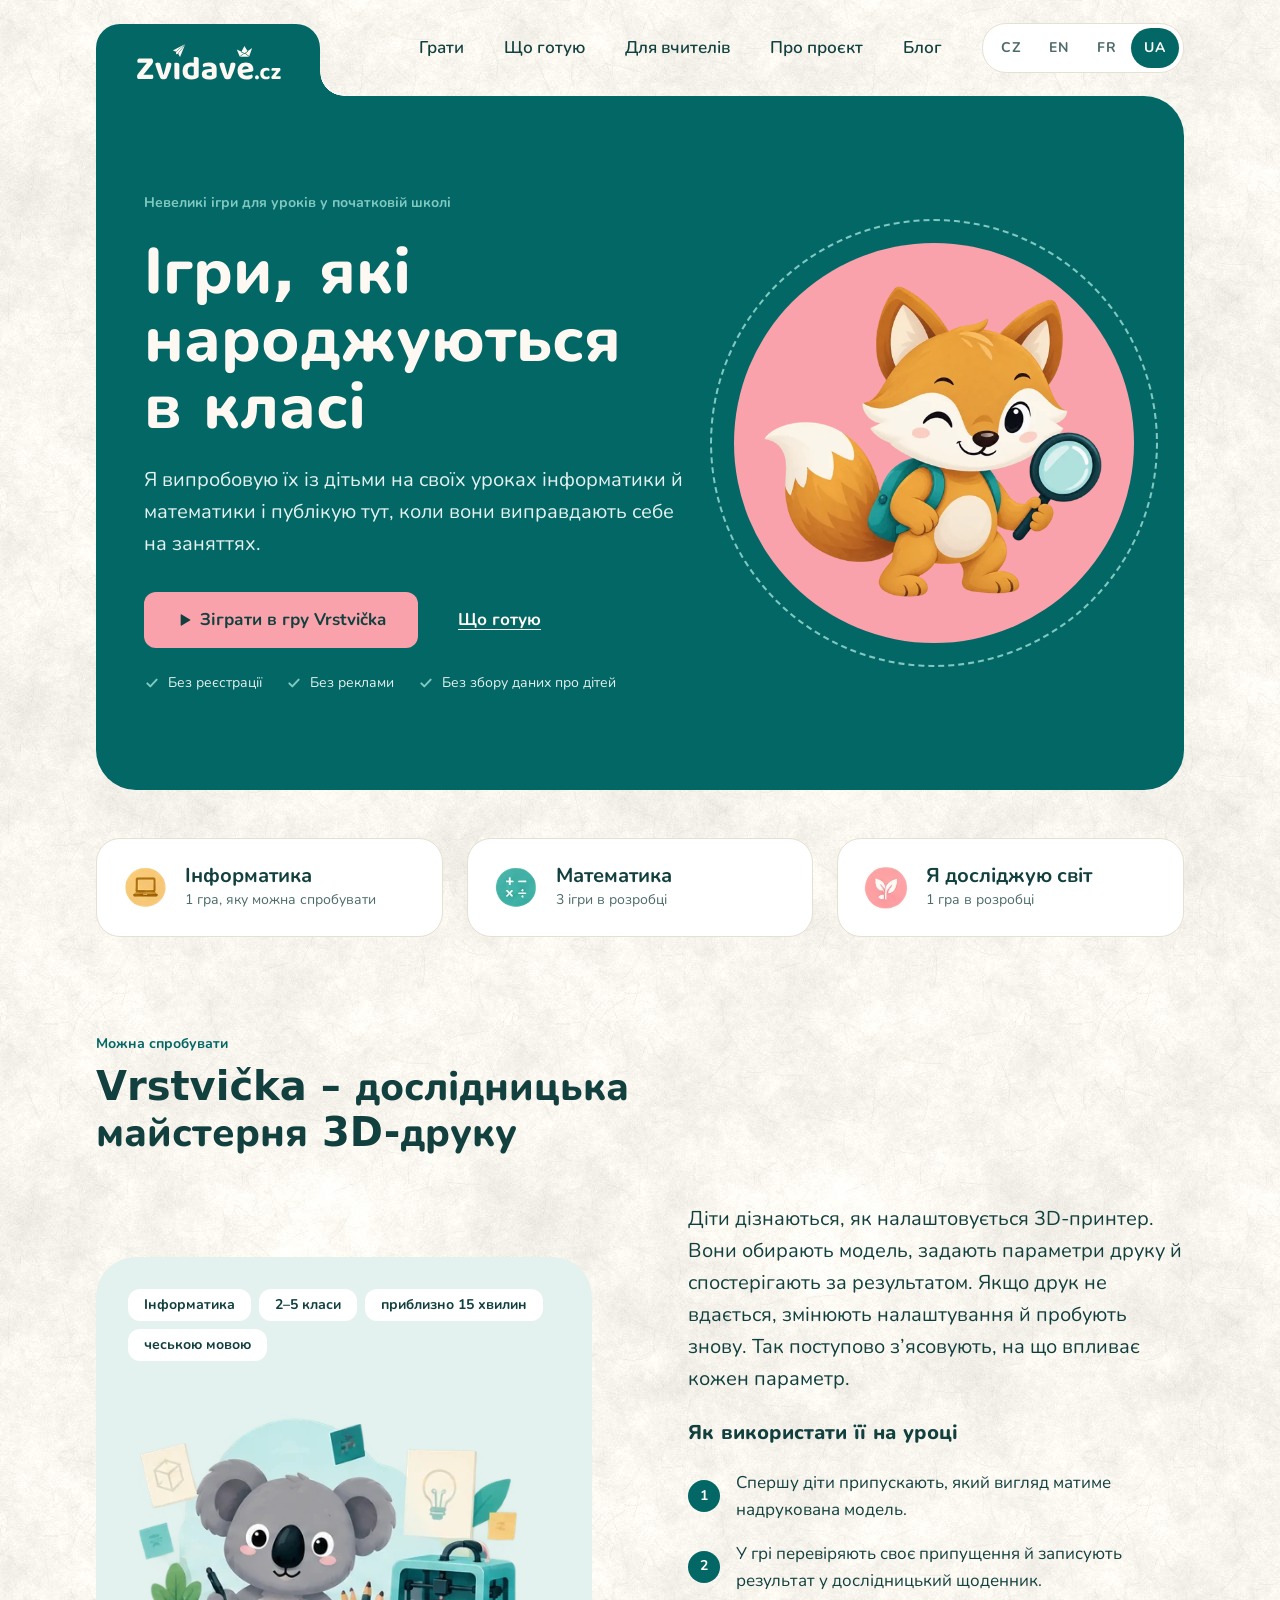
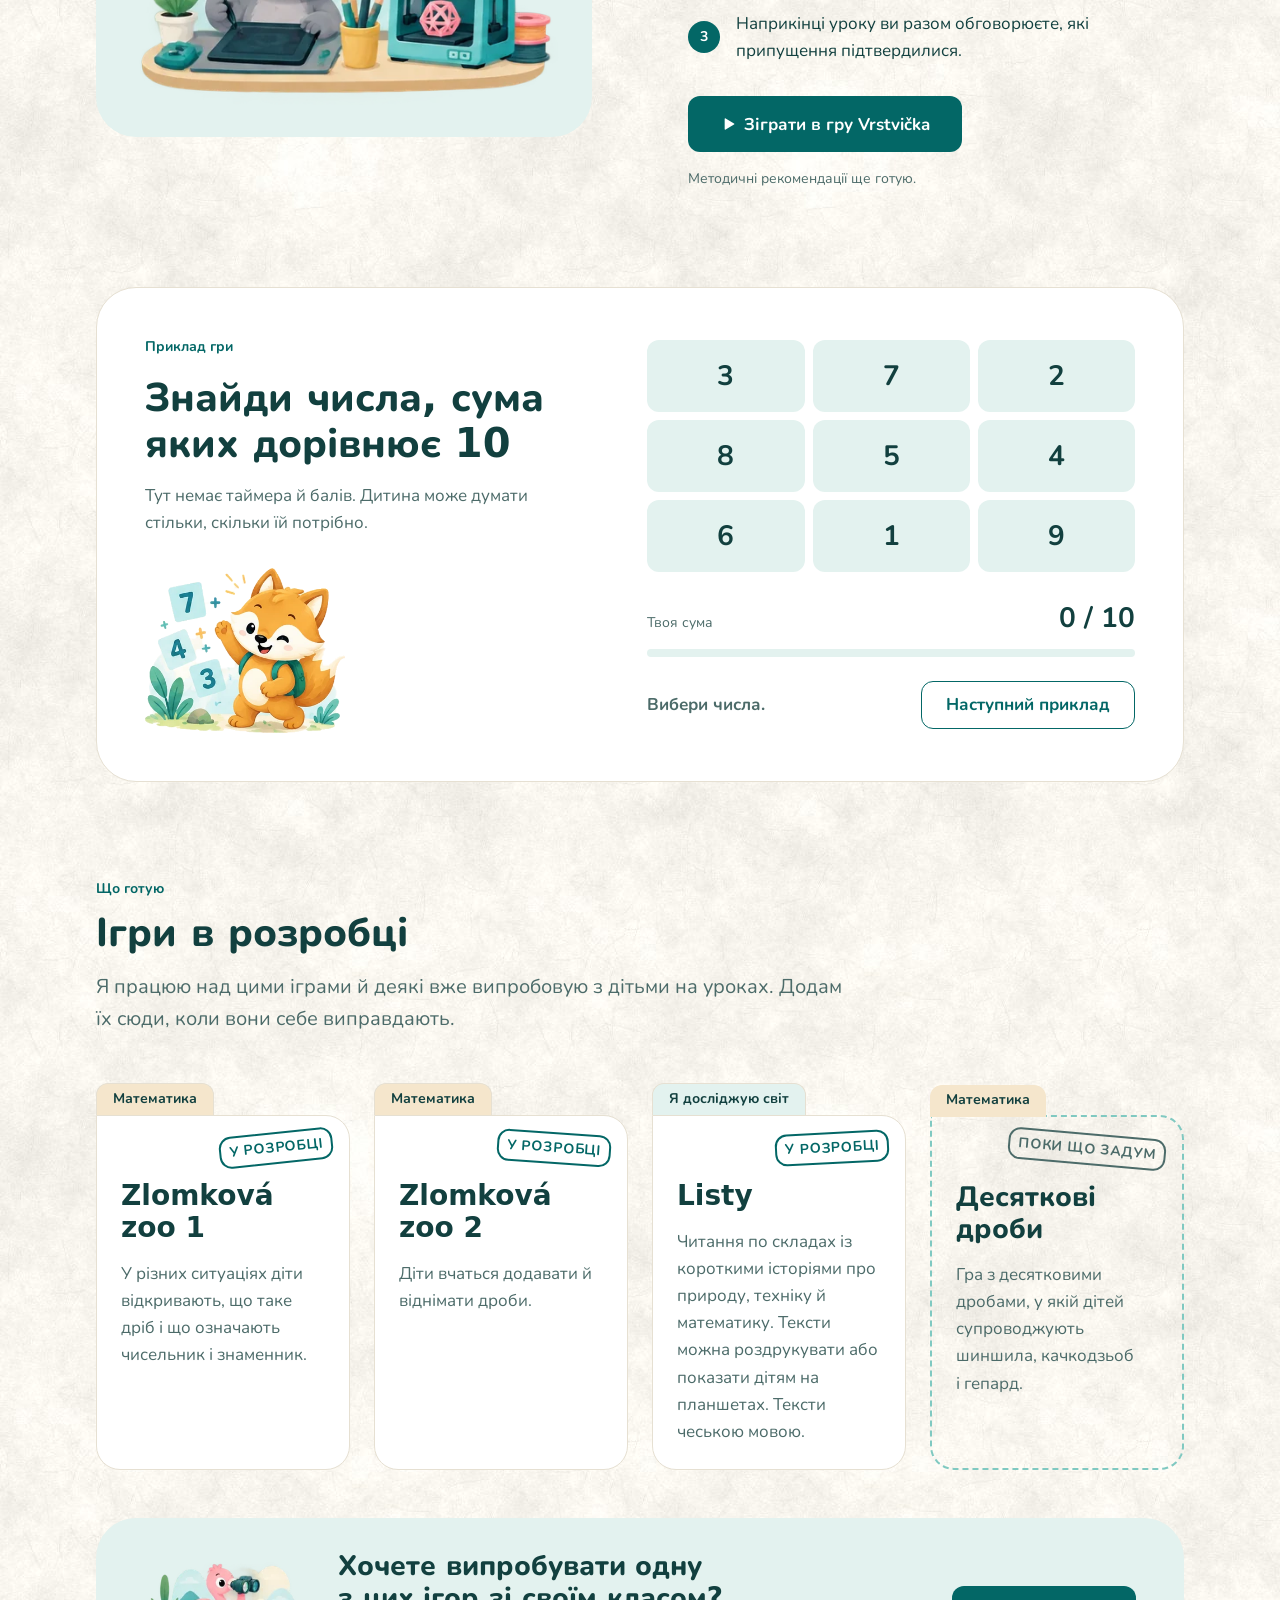
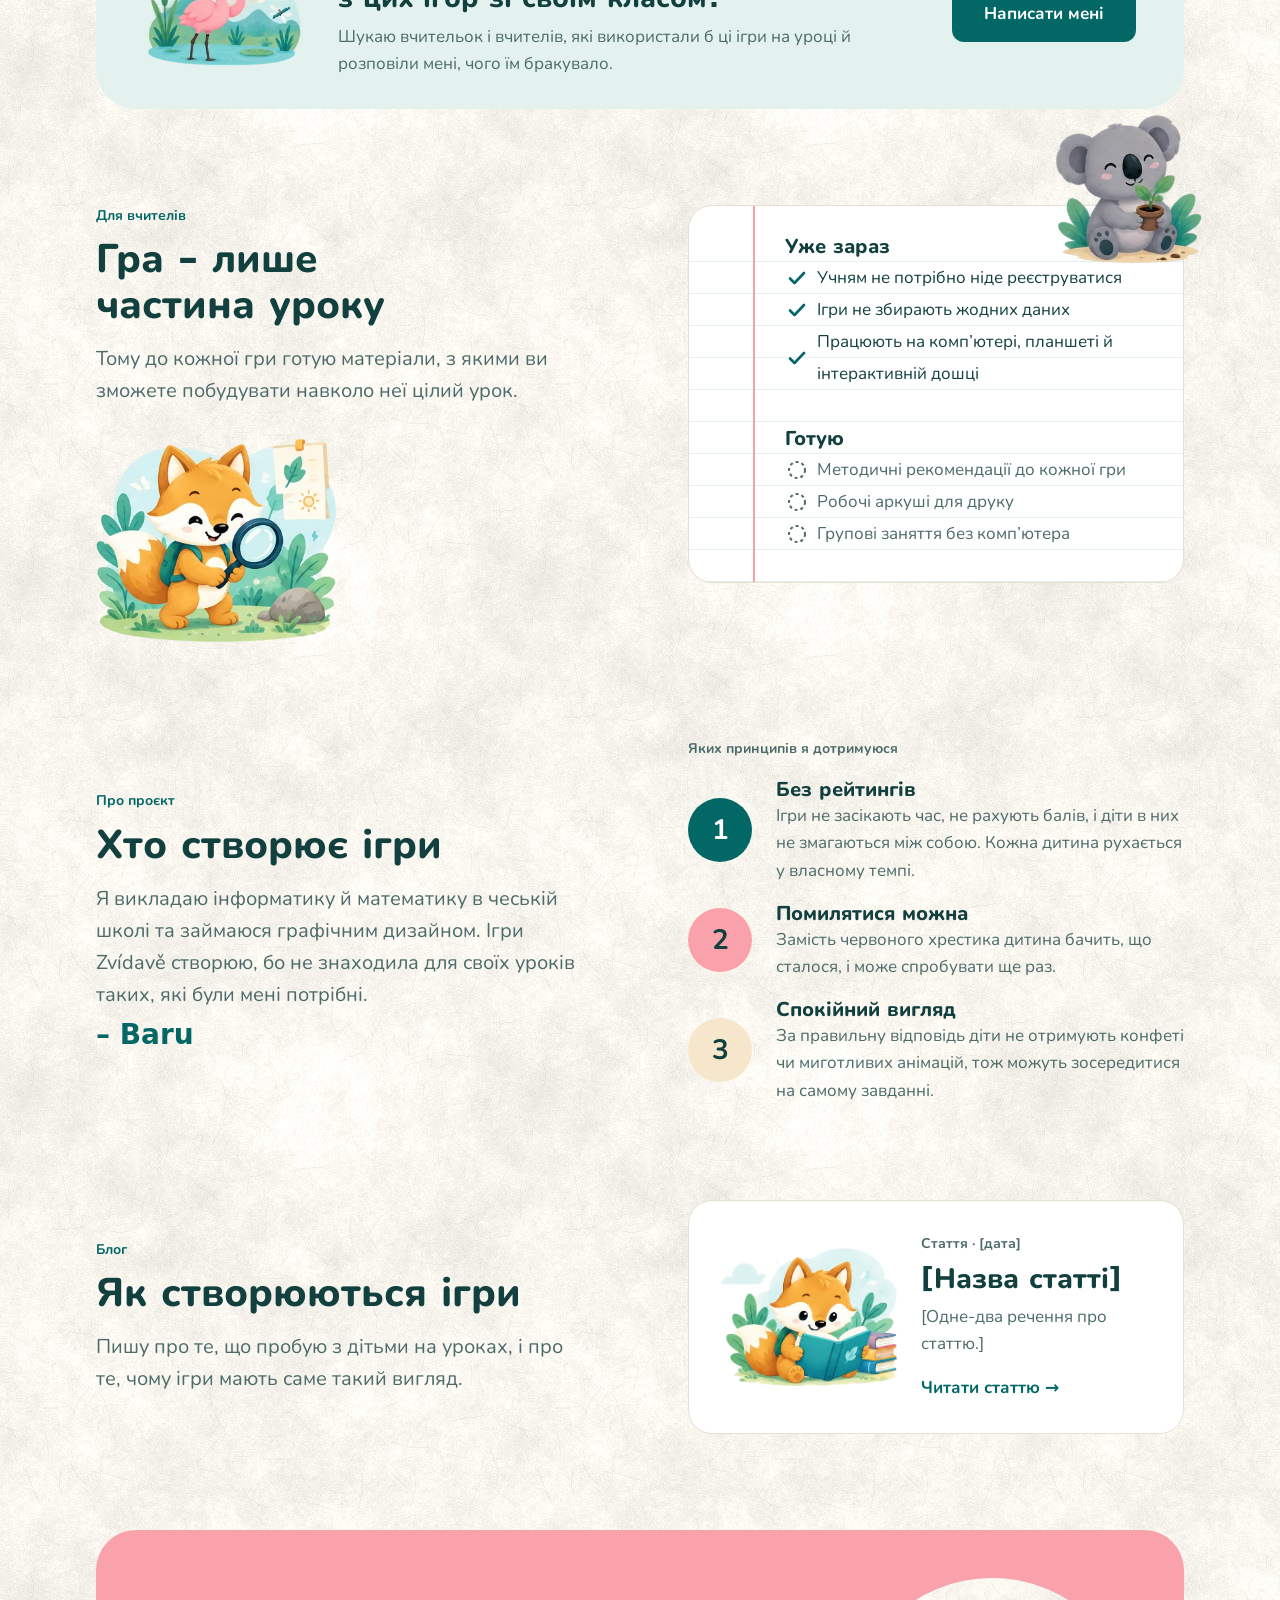
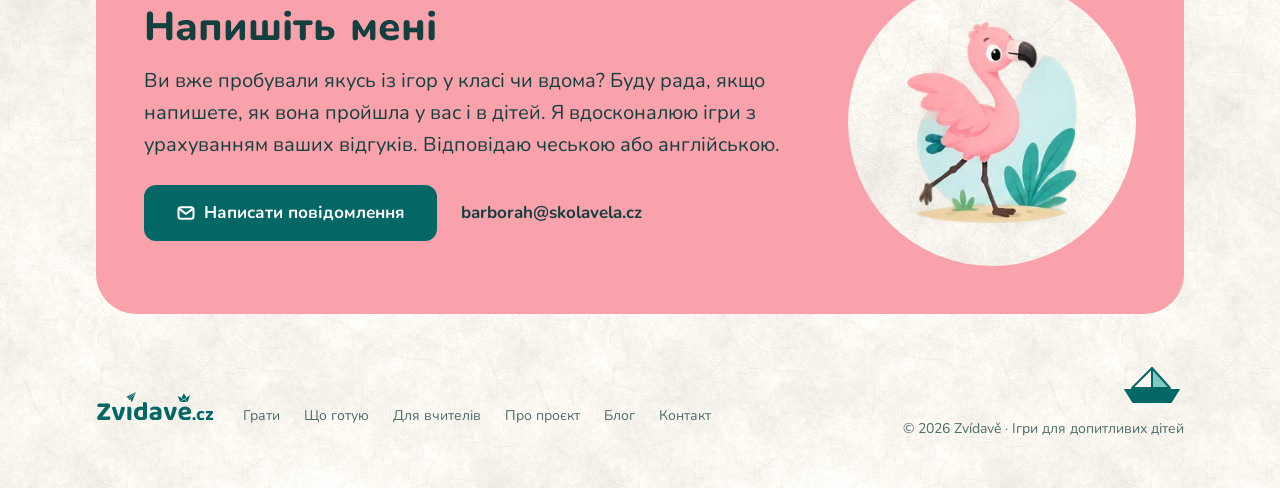
<file: uk/index.html>
<!doctype html>
<html lang="uk">
<head>
<meta charset="utf-8">
<meta name="viewport" content="width=device-width, initial-scale=1">
<title>Zvídavě.cz – невеликі навчальні ігри для початкової школи</title>
<meta name="description" content="Навчальні ігри для початкової школи, які створюються безпосередньо в класі. Безкоштовно, без реєстрації, без реклами й без збору даних про дітей. Спробуйте гру Vrstvička – дослідницьку майстерню 3D-друку.">
<link rel="canonical" href="https://zvidave.cz/uk/">
<link rel="alternate" hreflang="cs" href="https://zvidave.cz/cs/">
<link rel="alternate" hreflang="en" href="https://zvidave.cz/en/">
<link rel="alternate" hreflang="fr" href="https://zvidave.cz/fr/">
<link rel="alternate" hreflang="uk" href="https://zvidave.cz/uk/">
<link rel="alternate" hreflang="x-default" href="https://zvidave.cz/cs/">
<link rel="icon" href="../assets/favicon.svg" type="image/svg+xml">
<meta name="theme-color" content="#036766">
<meta property="og:type" content="website">
<meta property="og:locale" content="uk_UA">
<meta property="og:title" content="Zvídavě.cz – невеликі навчальні ігри для початкової школи">
<meta property="og:description" content="Ігри, які створюються безпосередньо в класі. Безкоштовно, без реєстрації, без реклами й без збору даних про дітей.">
<meta property="og:url" content="https://zvidave.cz/uk/">
<link rel="stylesheet" href="../assets/css/zvidave.css">
<link rel="stylesheet" href="../assets/css/azbuka.css">
<script type="application/ld+json">
{
  "@context": "https://schema.org",
  "@graph": [
    {
      "@type": "WebSite",
      "name": "Zvídavě.cz",
      "url": "https://zvidave.cz/uk/",
      "inLanguage": "uk",
      "description": "Невеликі навчальні ігри для початкової школи, які створюються безпосередньо в класі. Безкоштовно, без реєстрації, без реклами й без збору даних про дітей."
    },
    {
      "@type": "LearningResource",
      "name": "Vrstvička – дослідницька майстерня 3D-друку",
      "url": "https://zvidave.cz/cs/hry/vrstvicka.html",
      "inLanguage": "uk",
      "learningResourceType": "Гра",
      "educationalLevel": "2–5 класи",
      "timeRequired": "PT15M",
      "about": "Як налаштовувати 3D-принтер",
      "isAccessibleForFree": true,
      "description": "Діти дізнаються, як налаштовується 3D-принтер. Вони обирають модель, задають параметри друку й спостерігають за результатом. Свої спроби записують у дослідницький щоденник."
    }
  ]
}
</script>
<!-- Sem případně vlož měřicí kód analytiky. -->
</head>
<body>
<a class="skip" href="#obsah">Перейти до вмісту</a>

<header class="lista">
  <a href="./" class="logo" id="logo" aria-label="Zvídavě.cz – на головну">
    <svg viewBox="0 30 630 146" width="160" height="37" aria-hidden="true">
      <path d="M40.1 154 87.3 95.6H93.4Q98.4 99.8 98.4 106.5Q98.4 109.4 97 112.2Q95.7 115 93.6 117.7L46.7 176H39.5Q37.6 174.4 36.3 171.6Q35 168.9 35 165.5Q35 162.5 36.5 159.5Q38 156.6 40.1 154ZM42.2 176 51.5 159.5H97.1Q97.9 160.8 98.6 162.9Q99.3 165 99.3 167.5Q99.3 171.9 97.4 173.9Q95.4 176 92.1 176ZM89.5 95.6 82.2 112.2H38.3Q37.5 110.8 36.8 108.8Q36.1 106.7 36.1 104.2Q36.1 99.9 38.1 97.8Q40.1 95.6 43.5 95.6ZM161.1 111.3Q165.1 111.3 167.9 113.1Q170.6 114.9 170.6 119.2Q170.6 121.5 169.2 126.5Q167.9 131.6 165.7 138.1Q163.5 144.7 160.9 151.6Q158.3 158.5 155.6 164.5Q153 170.5 150.9 174.4Q149.5 175.5 146.3 176.3Q143.2 177.2 139.3 177.2Q134.8 177.2 131.6 176Q128.3 174.8 127 172.3Q125.6 169.6 123.5 164.5Q121.4 159.5 119 153.1Q116.6 146.7 114.2 139.8Q111.9 133 109.9 126.7Q107.9 120.3 106.7 115.5Q108.4 113.8 111.1 112.6Q113.8 111.3 117 111.3Q121.1 111.3 123.7 113.1Q126.4 114.8 127.6 119.5L133.5 140.5Q134.5 144.1 135.6 147.9Q136.8 151.6 137.7 154.8Q138.7 158 139.2 160.1H139.9Q143 149.5 146.2 137.3Q149.5 125.1 152 113.5Q156 111.3 161.1 111.3ZM182.3 139.4H201.9V175.9Q200.7 176.2 198.3 176.6Q195.9 177 193.2 177Q187.5 177 184.9 175Q182.3 172.9 182.3 167.8ZM201.9 145.6H182.3V112.8Q183.6 112.5 185.9 112.1Q188.3 111.7 191.1 111.7Q196.8 111.7 199.3 113.7Q201.9 115.7 201.9 120.9ZM258.8 160.4V120.6L278.3 120.6V162.9Q278.3 166 277 168.1Q275.7 170.3 272.8 172.1Q269.2 174.4 263.5 176.2Q257.7 178 250.2 178Q239.2 178 231.3 174.3Q223.3 170.6 219 163.2Q214.7 155.7 214.7 144.6Q214.7 133 219.1 125.5Q223.5 118 231 114.4Q238.5 110.7 247.7 110.7Q252.4 110.7 256.1 111.7Q259.9 112.8 262.2 114.2V130.4Q260.3 128.8 257.3 127.5Q254.3 126.1 250.3 126.1Q245.6 126.1 242.1 128.1Q238.5 130 236.5 134.1Q234.6 138.2 234.6 144.6Q234.6 153.8 238.7 158.2Q242.9 162.5 250.1 162.5Q253 162.5 255.2 161.8Q257.4 161.1 258.8 160.4ZM278.3 124.4 258.7 124.5V90.1Q260 89.7 262.4 89.3Q264.8 88.9 267.5 88.9Q273.2 88.9 275.8 90.9Q278.3 92.8 278.3 98.1ZM319.9 163.5Q322.9 163.5 325.9 162.9Q328.8 162.3 330.2 161.4V148.8L319 149.8Q314.6 150.1 312 151.7Q309.4 153.4 309.4 156.5Q309.4 159.7 311.9 161.6Q314.3 163.5 319.9 163.5ZM319.1 110.7Q332.8 110.7 340.9 116.4Q349.1 122.1 349.1 134.2V164.2Q349.1 167.5 347.4 169.5Q345.7 171.5 343.1 173Q339.2 175.3 333.3 176.7Q327.4 178 319.9 178Q306.4 178 298.4 172.8Q290.4 167.6 290.4 157.1Q290.4 148.2 295.9 143.3Q301.5 138.5 312.4 137.4L330.1 135.6V134Q330.1 129.5 326.6 127.5Q323.1 125.5 316.6 125.5Q311.6 125.5 306.8 126.7Q301.9 127.9 298.1 129.6Q296.5 128.4 295.4 126.3Q294.3 124.1 294.3 121.8Q294.3 116.2 300.3 113.7Q304.1 112.2 309.2 111.4Q314.3 110.7 319.1 110.7ZM413.8 111.3Q417.9 111.3 420.6 113.1Q423.4 114.9 423.4 119.2Q423.4 121.5 422 126.5Q420.7 131.6 418.5 138.1Q416.3 144.7 413.7 151.6Q411 158.5 408.4 164.5Q405.8 170.5 403.7 174.4Q402.2 175.5 399.1 176.3Q395.9 177.2 392.1 177.2Q387.6 177.2 384.4 176Q381.1 174.8 379.8 172.3Q378.4 169.6 376.3 164.5Q374.2 159.5 371.8 153.1Q369.4 146.7 367 139.8Q364.7 133 362.7 126.7Q360.7 120.3 359.5 115.5Q361.2 113.8 363.9 112.6Q366.6 111.3 369.8 111.3Q373.9 111.3 376.5 113.1Q379.1 114.8 380.4 119.5L386.2 140.5Q387.3 144.1 388.4 147.9Q389.5 151.6 390.5 154.8Q391.5 158 392 160.1H392.6Q395.8 149.5 399 137.3Q402.2 125.1 404.7 113.5Q408.8 111.3 413.8 111.3ZM443.7 153.5 442.9 140.3 475.7 135.2Q475.3 131.5 472.5 128.3Q469.6 125.2 463.9 125.2Q457.9 125.2 453.9 129.2Q450 133.2 449.8 140.7L450.4 149.8Q451.6 156.9 456.6 160.1Q461.6 163.2 468.6 163.2Q474.1 163.2 479 161.6Q483.9 160.1 486.8 158.3Q488.8 159.5 490.1 161.6Q491.4 163.7 491.4 166.1Q491.4 170 488.3 172.7Q485.1 175.4 479.7 176.7Q474.2 178 467.2 178Q457 178 448.9 174.2Q440.8 170.3 436.2 162.6Q431.6 155 431.6 143.5Q431.6 135.1 434.3 128.9Q436.9 122.6 441.5 118.6Q446 114.6 451.8 112.7Q457.6 110.7 463.8 110.7Q472.9 110.7 479.6 114.3Q486.4 117.9 490.3 124.1Q494.1 130.3 494.1 138.5Q494.1 142.6 491.9 144.7Q489.7 146.8 485.7 147.3ZM500.3 169.6Q500.3 166.2 502.4 163.9Q504.6 161.6 508.1 161.6Q511.7 161.6 513.8 163.9Q515.9 166.2 515.9 169.6Q515.9 172.9 513.8 175.1Q511.7 177.4 508.1 177.4Q504.6 177.4 502.4 175.1Q500.3 172.9 500.3 169.6ZM546.4 142.1Q541.5 142.1 538 145.3Q534.5 148.4 534.5 154.5Q534.5 160.6 537.9 163.7Q541.2 166.7 546.3 166.7Q549.2 166.7 551.5 166Q553.7 165.2 555.2 164.3Q556.8 165.4 557.6 166.7Q558.4 168 558.4 169.8Q558.4 173.2 554.8 175.2Q551.2 177.3 544.9 177.3Q537.7 177.3 532.3 174.8Q526.9 172.2 524 167.1Q521 162 521 154.5Q521 146.8 524.2 141.7Q527.4 136.6 532.8 134Q538.1 131.5 544.5 131.5Q550.7 131.5 554.2 133.7Q557.8 135.9 557.8 139.3Q557.8 140.9 557.1 142.2Q556.3 143.5 555.2 144.5Q553.6 143.6 551.4 142.8Q549.2 142.1 546.4 142.1ZM572.9 176H567.6Q566.3 174.9 565.6 173.4Q564.9 171.9 564.9 170Q564.9 168.4 565.6 166.9Q566.4 165.3 567.5 163.9L593.6 132.8H598.3Q599.5 134 600.3 135.4Q601 136.9 601 138.8Q601 140.4 600.3 142Q599.5 143.5 598.4 144.9ZM595.6 132.8V143.2H566.6Q566.1 142.4 565.7 141Q565.3 139.6 565.3 138.1Q565.3 135.3 566.5 134.1Q567.8 132.8 569.8 132.8ZM571.3 176V165.6H600.6Q601.1 166.4 601.6 167.8Q602 169.2 602 170.8Q602 173.5 600.8 174.8Q599.5 176 597.4 176Z" fill="#FDF8F1"/>
      <path class="draha" d="M 201 64 C 261 -66, 501 -126, 601 -36 C 671 34, 701 -126, 591 -106 C 421 -86, 51 -106, 201 64" fill="none" stroke="#80C9C1" stroke-width="6" stroke-linecap="round" stroke-dasharray="6 18"/>
      <g class="vlastovka">
        <g transform="translate(173.2 35.3) scale(0.5544)">
          <polygon points="94.3,5.4 5.4,50.9 28.8,60.4" fill="#FDF8F1" stroke="#036766" stroke-width="6" stroke-linejoin="round" paint-order="stroke"/>
          <polygon points="94.3,5.4 43.1,69.8 43.7,74.1 56.6,97" fill="#FDF8F1" stroke="#036766" stroke-width="6" stroke-linejoin="round" paint-order="stroke"/>
          <polygon points="94.3,5.4 28.8,60.4 28.8,77.6 43.7,74.1 43.1,69.8" fill="#FDF8F1" stroke="#036766" stroke-width="6" stroke-linejoin="round" paint-order="stroke"/>
        </g>
      </g>
      <g transform="translate(425.9 43.2) scale(0.6600)">
        <polygon points="4.3,24.6 51.5,47.8 22,68.5" fill="#FDF8F1" stroke="#036766" stroke-width="6" stroke-linejoin="round" paint-order="stroke"/>
        <polygon points="95.7,15.9 51.5,47.8 77.6,67.7" fill="#FDF8F1" stroke="#036766" stroke-width="6" stroke-linejoin="round" paint-order="stroke"/>
        <polygon points="22,68.5 51.5,47.8 77.6,67.7" fill="#FDF8F1" stroke="#036766" stroke-width="6" stroke-linejoin="round" paint-order="stroke"/>
        <polygon points="49.4,4.3 31.9,37.9 51.5,47.8 68.5,34.5" fill="#FDF8F1" stroke="#036766" stroke-width="6" stroke-linejoin="round" paint-order="stroke"/>
      </g>
    </svg>
    <span class="logo-oblouk" aria-hidden="true"></span>
  </a>

  <button class="menu-tlacitko" type="button" aria-expanded="false" aria-controls="navigace">
    <span class="sr">Меню</span>
    <svg width="24" height="24" viewBox="0 0 24 24" fill="none" stroke="currentColor" stroke-width="2.4" stroke-linecap="round" aria-hidden="true"><path d="M4 7h16M4 12h16M4 17h16"/></svg>
  </button>

  <nav class="navigace" id="navigace" aria-label="Головна навігація">
    <a href="#hrat">Грати</a>
    <a href="#chystam">Що готую</a>
    <a href="#ucitele">Для вчителів</a>
    <a href="#projekt">Про проєкт</a>
    <a href="#blog">Блог</a>
    <div class="jazyky" role="group" aria-label="Мова сайту">
      <a href="../cs/" lang="cs" hreflang="cs" aria-label="Čeština">CZ</a>
      <a href="../en/" lang="en" hreflang="en" aria-label="English">EN</a>
      <a href="../fr/" lang="fr" hreflang="fr" aria-label="Français">FR</a>
      <a href="./" lang="uk" aria-current="true" aria-label="Українська">UA</a>
    </div>
  </nav>
</header>

<main id="obsah">

<section class="uvod obal">
  <div class="uvod-text">
    <p class="stitek-sekce svetly">Невеликі ігри для уроків у початковій школі</p>
    <h1>Ігри, які народжуються в класі</h1>
    <p class="perex">Я випробовую їх із дітьми на своїх уроках інформатики й математики і публікую тут, коли вони виправдають себе на заняттях.</p>
    <div class="tlacitka">
      <a class="tl tl-ruzove" href="../cs/hry/vrstvicka.html"><svg width="16" height="16" viewBox="0 0 24 24" fill="currentColor" aria-hidden="true"><path d="M7 4.5v15a1 1 0 0 0 1.5.86l12.5-7.5a1 1 0 0 0 0-1.72L8.5 3.64A1 1 0 0 0 7 4.5Z"/></svg>Зіграти в гру Vrstvička</a>
      <a class="tl-odkaz" href="#chystam">Що готую</a>
    </div>
    <ul class="vyhody">
      <li>Без реєстрації</li>
      <li>Без реклами</li>
      <li>Без збору даних про дітей</li>
    </ul>
  </div>
  <div class="uvod-obrazek">
    <div class="kruh">
      <img src="../assets/img/liska-lupa.webp" width="520" height="481" alt="Лисичка з лупою – провідниця Zvídavě">
    </div>
  </div>
</section>

<section class="obal predmety" aria-label="Предмети">
  <a class="karta predmet" href="#hrat"><img src="../assets/img/ikona-informatika.webp" width="48" height="46" alt=""><span><strong>Інформатика</strong><small>1 гра, яку можна спробувати</small></span></a>
  <a class="karta predmet" href="#chystam"><img src="../assets/img/ikona-matematika.webp" width="48" height="46" alt=""><span><strong>Математика</strong><small>3 ігри в розробці</small></span></a>
  <a class="karta predmet" href="#chystam"><img src="../assets/img/ikona-priroda.webp" width="48" height="48" alt=""><span><strong>Я досліджую світ</strong><small>1 гра в розробці</small></span></a>
</section>

<section class="obal sekce" id="hrat" aria-labelledby="hrat-nadpis">
  <div class="hlavicka-sekce">
    <p class="stitek-sekce">Можна спробувати</p>
    <h2 id="hrat-nadpis">Vrstvička – дослідницька майстерня 3D-друку</h2>
  </div>
  <div class="dve-casti">
    <div class="vrstvicka-obraz">
      <ul class="stitky">
        <li>Інформатика</li>
        <li>2–5 класи</li>
        <li>приблизно 15 хвилин</li>
        <li>чеською мовою</li>
      </ul>
      <img src="../assets/img/koala-tiskarna.webp" width="494" height="338" alt="" loading="lazy">
    </div>
    <div class="vrstvicka-text">
      <p class="velky">Діти дізнаються, як налаштовується 3D-принтер. Вони обирають модель, задають параметри друку й спостерігають за результатом. Якщо друк не вдається, змінюють налаштування й пробують знову. Так поступово з’ясовують, на що впливає кожен параметр.</p>
      <h3>Як використати її на уроці</h3>
      <ol class="kroky">
        <li>Спершу діти припускають, який вигляд матиме надрукована модель.</li>
        <li>У грі перевіряють своє припущення й записують результат у дослідницький щоденник.</li>
        <li>Наприкінці уроку ви разом обговорюєте, які припущення підтвердилися.</li>
      </ol>
      <div class="tlacitka">
        <a class="tl tl-zelene" href="../cs/hry/vrstvicka.html"><svg width="16" height="16" viewBox="0 0 24 24" fill="currentColor" aria-hidden="true"><path d="M7 4.5v15a1 1 0 0 0 1.5.86l12.5-7.5a1 1 0 0 0 0-1.72L8.5 3.64A1 1 0 0 0 7 4.5Z"/></svg>Зіграти в гру Vrstvička</a>
        <span class="pozn">Методичні рекомендації ще готую.</span>
      </div>
    </div>
  </div>
</section>

<section class="obal sekce" aria-labelledby="hra-nadpis">
  <div class="karta minihra">
    <div class="minihra-text">
      <p class="stitek-sekce">Приклад гри</p>
      <h2 id="hra-nadpis">Знайди числа, сума яких дорівнює 10</h2>
      <p class="tlumeny">Тут немає таймера й балів. Дитина може думати стільки, скільки їй потрібно.</p>
      <img src="../assets/img/liska-cisla.webp" width="357" height="294" alt="" loading="lazy">
    </div>
    <div class="minihra-plocha">
      <div class="dlazdice" id="dlazdice" role="group" aria-label="Числа"></div>
      <div class="soucet">
        <span class="tlumeny maly">Твоя сума</span>
        <span class="soucet-cislo"><span id="soucet">0</span> / 10</span>
      </div>
      <div class="pruh" role="progressbar" aria-label="Сума" aria-valuemin="0" aria-valuemax="10" aria-valuenow="0" id="pruh"><div id="pruh-vypln"></div></div>
      <div class="minihra-dole">
        <span class="stav" id="stav" aria-live="polite">Вибери числа.</span>
        <button class="tl tl-obrys" type="button" id="dalsi">Наступний приклад</button>
      </div>
    </div>
  </div>
</section>

<section class="obal sekce" id="chystam" aria-labelledby="chystam-nadpis">
  <div class="hlavicka-sekce">
    <p class="stitek-sekce">Що готую</p>
    <h2 id="chystam-nadpis">Ігри в розробці</h2>
    <p class="velky tlumeny">Я працюю над цими іграми й деякі вже випробовую з дітьми на уроках. Додам їх сюди, коли вони себе виправдають.</p>
  </div>
  <div class="listy">
    <article class="list">
      <span class="zalozka zalozka-mat">Математика</span>
      <span class="razitko" style="--natoceni:-6deg">У розробці</span>
      <h3>Zlomková zoo 1</h3>
      <p class="tlumeny">У різних ситуаціях діти відкривають, що таке дріб і що означають чисельник і знаменник.</p>
    </article>
    <article class="list">
      <span class="zalozka zalozka-mat">Математика</span>
      <span class="razitko" style="--natoceni:4deg">У розробці</span>
      <h3>Zlomková zoo 2</h3>
      <p class="tlumeny">Діти вчаться додавати й віднімати дроби.</p>
    </article>
    <article class="list">
      <span class="zalozka zalozka-priroda">Я досліджую світ</span>
      <span class="razitko" style="--natoceni:-3deg">У розробці</span>
      <h3>Listy</h3>
      <p class="tlumeny">Читання по складах із короткими історіями про природу, техніку й математику. Тексти можна роздрукувати або показати дітям на планшетах. Тексти чеською мовою.</p>
    </article>
    <article class="list list-napad">
      <span class="zalozka zalozka-mat">Математика</span>
      <span class="razitko razitko-sede" style="--natoceni:5deg">Поки що задум</span>
      <h3>Десяткові дроби</h3>
      <p class="tlumeny">Гра з десятковими дробами, у якій дітей супроводжують шиншила, качкодзьоб і гепард.</p>
    </article>
  </div>
  <div class="pozvanka">
    <img src="../assets/img/plamenak-dalekohled.webp" width="240" height="166" alt="" loading="lazy">
    <div>
      <h3>Хочете випробувати одну з цих ігор зі своїм класом?</h3>
      <p class="tlumeny">Шукаю вчительок і вчителів, які використали б ці ігри на уроці й розповіли мені, чого їм бракувало.</p>
    </div>
    <a class="tl tl-zelene" href="#kontakt">Написати мені</a>
  </div>
</section>

<section class="obal sekce dve-casti dve-casti-ucitele" id="ucitele" aria-labelledby="ucitele-nadpis">
  <div class="hlavicka-sekce">
    <p class="stitek-sekce">Для вчителів</p>
    <h2 id="ucitele-nadpis">Гра – лише частина уроку</h2>
    <p class="velky tlumeny">Тому до кожної гри готую матеріали, з якими ви зможете побудувати навколо неї цілий урок.</p>
    <img class="liska-ucitele" src="../assets/img/liska-zkouma.webp" width="352" height="297" alt="" loading="lazy">
  </div>
  <div class="sesit-obal">
    <img class="koala-sesit" src="../assets/img/koala-sazenice.webp" width="260" height="260" alt="" loading="lazy">
    <div class="sesit">
      <h3>Уже зараз</h3>
      <ul class="seznam hotovo">
        <li>Учням не потрібно ніде реєструватися</li>
        <li>Ігри не збирають жодних даних</li>
        <li>Працюють на комп’ютері, планшеті й інтерактивній дошці</li>
      </ul>
      <h3>Готую</h3>
      <ul class="seznam pripravuji">
        <li>Методичні рекомендації до кожної гри</li>
        <li>Робочі аркуші для друку</li>
        <li>Групові заняття без комп’ютера</li>
      </ul>
    </div>
  </div>
</section>

<section class="obal sekce dve-casti dve-casti-projekt" id="projekt" aria-labelledby="projekt-nadpis">
  <div class="hlavicka-sekce">
    <p class="stitek-sekce">Про проєкт</p>
    <h2 id="projekt-nadpis">Хто створює ігри</h2>
    <p class="velky tlumeny">Я викладаю інформатику й математику в чеській школі та займаюся графічним дизайном. Ігри Zvídavě створюю, бо не знаходила для своїх уроків таких, які були мені потрібні.</p>
    <p class="podpis">– Baru</p>
  </div>
  <div class="pravidla">
    <p class="tlumeny maly tucne">Яких принципів я дотримуюся</p>
    <ol>
      <li><span class="cislo c1" aria-hidden="true">1</span><div><h3>Без рейтингів</h3><p class="tlumeny">Ігри не засікають час, не рахують балів, і діти в них не змагаються між собою. Кожна дитина рухається у власному темпі.</p></div></li>
      <li><span class="cislo c2" aria-hidden="true">2</span><div><h3>Помилятися можна</h3><p class="tlumeny">Замість червоного хрестика дитина бачить, що сталося, і може спробувати ще раз.</p></div></li>
      <li><span class="cislo c3" aria-hidden="true">3</span><div><h3>Спокійний вигляд</h3><p class="tlumeny">За правильну відповідь діти не отримують конфеті чи миготливих анімацій, тож можуть зосередитися на самому завданні.</p></div></li>
    </ol>
  </div>
</section>

<section class="obal sekce dve-casti dve-casti-blog" id="blog" aria-labelledby="blog-nadpis">
  <div class="hlavicka-sekce">
    <p class="stitek-sekce">Блог</p>
    <h2 id="blog-nadpis">Як створюються ігри</h2>
    <p class="velky tlumeny">Пишу про те, що пробую з дітьми на уроках, і про те, чому ігри мають саме такий вигляд.</p>
  </div>
  <!-- BLOG: doplň odkaz, datum, název a perex článku -->
  <a class="karta clanek" href="#">
    <img src="../assets/img/liska-cte.webp" width="385" height="301" alt="" loading="lazy">
    <span class="clanek-text">
      <span class="tlumeny maly tucne">Стаття · [дата]</span>
      <span class="clanek-nazev">[Назва статті]</span>
      <span class="tlumeny">[Одне-два речення про статтю.]</span>
      <span class="clanek-odkaz">Читати статтю →</span>
    </span>
  </a>
</section>

<section class="obal sekce" id="kontakt" aria-labelledby="kontakt-nadpis">
  <div class="kontakt">
    <div class="kontakt-text">
      <h2 id="kontakt-nadpis">Напишіть мені</h2>
      <p class="velky">Ви вже пробували якусь із ігор у класі чи вдома? Буду рада, якщо напишете, як вона пройшла у вас і в дітей. Я вдосконалюю ігри з урахуванням ваших відгуків. Відповідаю чеською або англійською.</p>
      <div class="tlacitka">
        <a class="tl tl-zelene" href="mailto:barborah@skolavela.cz"><svg width="20" height="20" viewBox="0 0 24 24" fill="none" stroke="currentColor" stroke-width="2.4" stroke-linecap="round" stroke-linejoin="round" aria-hidden="true"><rect x="3" y="5" width="18" height="14" rx="3"/><path d="M4 7l8 6 8-6"/></svg>Написати повідомлення</a>
        <span class="tucne">barborah@skolavela.cz</span>
      </div>
    </div>
    <div class="dira papir" aria-hidden="true">
      <img src="../assets/img/plamenak-tanci.webp" width="224" height="266" alt="" loading="lazy">
    </div>
  </div>
</section>

</main>

<footer class="paticka obal">
  <div class="paticka-vlevo">
    <a href="./" class="logo-paticka" aria-label="Zvídavě.cz – на головну">
      <svg viewBox="0 30 630 146" width="129" height="30" aria-hidden="true">
        <path d="M40.1 154 87.3 95.6H93.4Q98.4 99.8 98.4 106.5Q98.4 109.4 97 112.2Q95.7 115 93.6 117.7L46.7 176H39.5Q37.6 174.4 36.3 171.6Q35 168.9 35 165.5Q35 162.5 36.5 159.5Q38 156.6 40.1 154ZM42.2 176 51.5 159.5H97.1Q97.9 160.8 98.6 162.9Q99.3 165 99.3 167.5Q99.3 171.9 97.4 173.9Q95.4 176 92.1 176ZM89.5 95.6 82.2 112.2H38.3Q37.5 110.8 36.8 108.8Q36.1 106.7 36.1 104.2Q36.1 99.9 38.1 97.8Q40.1 95.6 43.5 95.6ZM161.1 111.3Q165.1 111.3 167.9 113.1Q170.6 114.9 170.6 119.2Q170.6 121.5 169.2 126.5Q167.9 131.6 165.7 138.1Q163.5 144.7 160.9 151.6Q158.3 158.5 155.6 164.5Q153 170.5 150.9 174.4Q149.5 175.5 146.3 176.3Q143.2 177.2 139.3 177.2Q134.8 177.2 131.6 176Q128.3 174.8 127 172.3Q125.6 169.6 123.5 164.5Q121.4 159.5 119 153.1Q116.6 146.7 114.2 139.8Q111.9 133 109.9 126.7Q107.9 120.3 106.7 115.5Q108.4 113.8 111.1 112.6Q113.8 111.3 117 111.3Q121.1 111.3 123.7 113.1Q126.4 114.8 127.6 119.5L133.5 140.5Q134.5 144.1 135.6 147.9Q136.8 151.6 137.7 154.8Q138.7 158 139.2 160.1H139.9Q143 149.5 146.2 137.3Q149.5 125.1 152 113.5Q156 111.3 161.1 111.3ZM182.3 139.4H201.9V175.9Q200.7 176.2 198.3 176.6Q195.9 177 193.2 177Q187.5 177 184.9 175Q182.3 172.9 182.3 167.8ZM201.9 145.6H182.3V112.8Q183.6 112.5 185.9 112.1Q188.3 111.7 191.1 111.7Q196.8 111.7 199.3 113.7Q201.9 115.7 201.9 120.9ZM258.8 160.4V120.6L278.3 120.6V162.9Q278.3 166 277 168.1Q275.7 170.3 272.8 172.1Q269.2 174.4 263.5 176.2Q257.7 178 250.2 178Q239.2 178 231.3 174.3Q223.3 170.6 219 163.2Q214.7 155.7 214.7 144.6Q214.7 133 219.1 125.5Q223.5 118 231 114.4Q238.5 110.7 247.7 110.7Q252.4 110.7 256.1 111.7Q259.9 112.8 262.2 114.2V130.4Q260.3 128.8 257.3 127.5Q254.3 126.1 250.3 126.1Q245.6 126.1 242.1 128.1Q238.5 130 236.5 134.1Q234.6 138.2 234.6 144.6Q234.6 153.8 238.7 158.2Q242.9 162.5 250.1 162.5Q253 162.5 255.2 161.8Q257.4 161.1 258.8 160.4ZM278.3 124.4 258.7 124.5V90.1Q260 89.7 262.4 89.3Q264.8 88.9 267.5 88.9Q273.2 88.9 275.8 90.9Q278.3 92.8 278.3 98.1ZM319.9 163.5Q322.9 163.5 325.9 162.9Q328.8 162.3 330.2 161.4V148.8L319 149.8Q314.6 150.1 312 151.7Q309.4 153.4 309.4 156.5Q309.4 159.7 311.9 161.6Q314.3 163.5 319.9 163.5ZM319.1 110.7Q332.8 110.7 340.9 116.4Q349.1 122.1 349.1 134.2V164.2Q349.1 167.5 347.4 169.5Q345.7 171.5 343.1 173Q339.2 175.3 333.3 176.7Q327.4 178 319.9 178Q306.4 178 298.4 172.8Q290.4 167.6 290.4 157.1Q290.4 148.2 295.9 143.3Q301.5 138.5 312.4 137.4L330.1 135.6V134Q330.1 129.5 326.6 127.5Q323.1 125.5 316.6 125.5Q311.6 125.5 306.8 126.7Q301.9 127.9 298.1 129.6Q296.5 128.4 295.4 126.3Q294.3 124.1 294.3 121.8Q294.3 116.2 300.3 113.7Q304.1 112.2 309.2 111.4Q314.3 110.7 319.1 110.7ZM413.8 111.3Q417.9 111.3 420.6 113.1Q423.4 114.9 423.4 119.2Q423.4 121.5 422 126.5Q420.7 131.6 418.5 138.1Q416.3 144.7 413.7 151.6Q411 158.5 408.4 164.5Q405.8 170.5 403.7 174.4Q402.2 175.5 399.1 176.3Q395.9 177.2 392.1 177.2Q387.6 177.2 384.4 176Q381.1 174.8 379.8 172.3Q378.4 169.6 376.3 164.5Q374.2 159.5 371.8 153.1Q369.4 146.7 367 139.8Q364.7 133 362.7 126.7Q360.7 120.3 359.5 115.5Q361.2 113.8 363.9 112.6Q366.6 111.3 369.8 111.3Q373.9 111.3 376.5 113.1Q379.1 114.8 380.4 119.5L386.2 140.5Q387.3 144.1 388.4 147.9Q389.5 151.6 390.5 154.8Q391.5 158 392 160.1H392.6Q395.8 149.5 399 137.3Q402.2 125.1 404.7 113.5Q408.8 111.3 413.8 111.3ZM443.7 153.5 442.9 140.3 475.7 135.2Q475.3 131.5 472.5 128.3Q469.6 125.2 463.9 125.2Q457.9 125.2 453.9 129.2Q450 133.2 449.8 140.7L450.4 149.8Q451.6 156.9 456.6 160.1Q461.6 163.2 468.6 163.2Q474.1 163.2 479 161.6Q483.9 160.1 486.8 158.3Q488.8 159.5 490.1 161.6Q491.4 163.7 491.4 166.1Q491.4 170 488.3 172.7Q485.1 175.4 479.7 176.7Q474.2 178 467.2 178Q457 178 448.9 174.2Q440.8 170.3 436.2 162.6Q431.6 155 431.6 143.5Q431.6 135.1 434.3 128.9Q436.9 122.6 441.5 118.6Q446 114.6 451.8 112.7Q457.6 110.7 463.8 110.7Q472.9 110.7 479.6 114.3Q486.4 117.9 490.3 124.1Q494.1 130.3 494.1 138.5Q494.1 142.6 491.9 144.7Q489.7 146.8 485.7 147.3ZM500.3 169.6Q500.3 166.2 502.4 163.9Q504.6 161.6 508.1 161.6Q511.7 161.6 513.8 163.9Q515.9 166.2 515.9 169.6Q515.9 172.9 513.8 175.1Q511.7 177.4 508.1 177.4Q504.6 177.4 502.4 175.1Q500.3 172.9 500.3 169.6ZM546.4 142.1Q541.5 142.1 538 145.3Q534.5 148.4 534.5 154.5Q534.5 160.6 537.9 163.7Q541.2 166.7 546.3 166.7Q549.2 166.7 551.5 166Q553.7 165.2 555.2 164.3Q556.8 165.4 557.6 166.7Q558.4 168 558.4 169.8Q558.4 173.2 554.8 175.2Q551.2 177.3 544.9 177.3Q537.7 177.3 532.3 174.8Q526.9 172.2 524 167.1Q521 162 521 154.5Q521 146.8 524.2 141.7Q527.4 136.6 532.8 134Q538.1 131.5 544.5 131.5Q550.7 131.5 554.2 133.7Q557.8 135.9 557.8 139.3Q557.8 140.9 557.1 142.2Q556.3 143.5 555.2 144.5Q553.6 143.6 551.4 142.8Q549.2 142.1 546.4 142.1ZM572.9 176H567.6Q566.3 174.9 565.6 173.4Q564.9 171.9 564.9 170Q564.9 168.4 565.6 166.9Q566.4 165.3 567.5 163.9L593.6 132.8H598.3Q599.5 134 600.3 135.4Q601 136.9 601 138.8Q601 140.4 600.3 142Q599.5 143.5 598.4 144.9ZM595.6 132.8V143.2H566.6Q566.1 142.4 565.7 141Q565.3 139.6 565.3 138.1Q565.3 135.3 566.5 134.1Q567.8 132.8 569.8 132.8ZM571.3 176V165.6H600.6Q601.1 166.4 601.6 167.8Q602 169.2 602 170.8Q602 173.5 600.8 174.8Q599.5 176 597.4 176Z" fill="#036766"/>
        <g transform="translate(173.2 35.3) scale(0.5544)">
          <polygon points="94.3,5.4 5.4,50.9 28.8,60.4" fill="#036766" stroke="#F9F7F0" stroke-width="6" stroke-linejoin="round" paint-order="stroke"/>
          <polygon points="94.3,5.4 43.1,69.8 43.7,74.1 56.6,97" fill="#036766" stroke="#F9F7F0" stroke-width="6" stroke-linejoin="round" paint-order="stroke"/>
          <polygon points="94.3,5.4 28.8,60.4 28.8,77.6 43.7,74.1 43.1,69.8" fill="#036766" stroke="#F9F7F0" stroke-width="6" stroke-linejoin="round" paint-order="stroke"/>
        </g>
        <g transform="translate(425.9 43.2) scale(0.6600)">
          <polygon points="4.3,24.6 51.5,47.8 22,68.5" fill="#036766" stroke="#F9F7F0" stroke-width="6" stroke-linejoin="round" paint-order="stroke"/>
          <polygon points="95.7,15.9 51.5,47.8 77.6,67.7" fill="#036766" stroke="#F9F7F0" stroke-width="6" stroke-linejoin="round" paint-order="stroke"/>
          <polygon points="22,68.5 51.5,47.8 77.6,67.7" fill="#036766" stroke="#F9F7F0" stroke-width="6" stroke-linejoin="round" paint-order="stroke"/>
          <polygon points="49.4,4.3 31.9,37.9 51.5,47.8 68.5,34.5" fill="#036766" stroke="#F9F7F0" stroke-width="6" stroke-linejoin="round" paint-order="stroke"/>
        </g>
      </svg>
    </a>
    <nav class="paticka-odkazy" aria-label="Посилання внизу сторінки">
      <a href="#hrat">Грати</a>
      <a href="#chystam">Що готую</a>
      <a href="#ucitele">Для вчителів</a>
      <a href="#projekt">Про проєкт</a>
      <a href="#blog">Блог</a>
      <a href="#kontakt">Контакт</a>
    </nav>
  </div>
  <div class="paticka-vpravo">
    <div class="pristav">
      <div class="hladina" aria-hidden="true"></div>
      <button class="lodicka vpravo" type="button" aria-label="Відправити човник на інший берег">
        <svg viewBox="0 0 64 40" width="64" height="40" aria-hidden="true">
          <polygon points="2,22 62,22 52,38 12,38" fill="#036766" stroke="#F9F7F0" stroke-width="2" stroke-linejoin="round"/>
          <polygon points="32,2 32,22 12,22" fill="#FDF8F1" stroke="#036766" stroke-width="2" stroke-linejoin="round"/>
          <polygon points="32,2 32,22 50,22" fill="#80C9C1" stroke="#036766" stroke-width="2" stroke-linejoin="round"/>
        </svg>
      </button>
    </div>
    <p class="copyright">© 2026 Zvídavě · Ігри для допитливих дітей</p>
  </div>
</footer>

<script src="../assets/js/zvidave.js" defer></script>
</body>
</html>
</file>
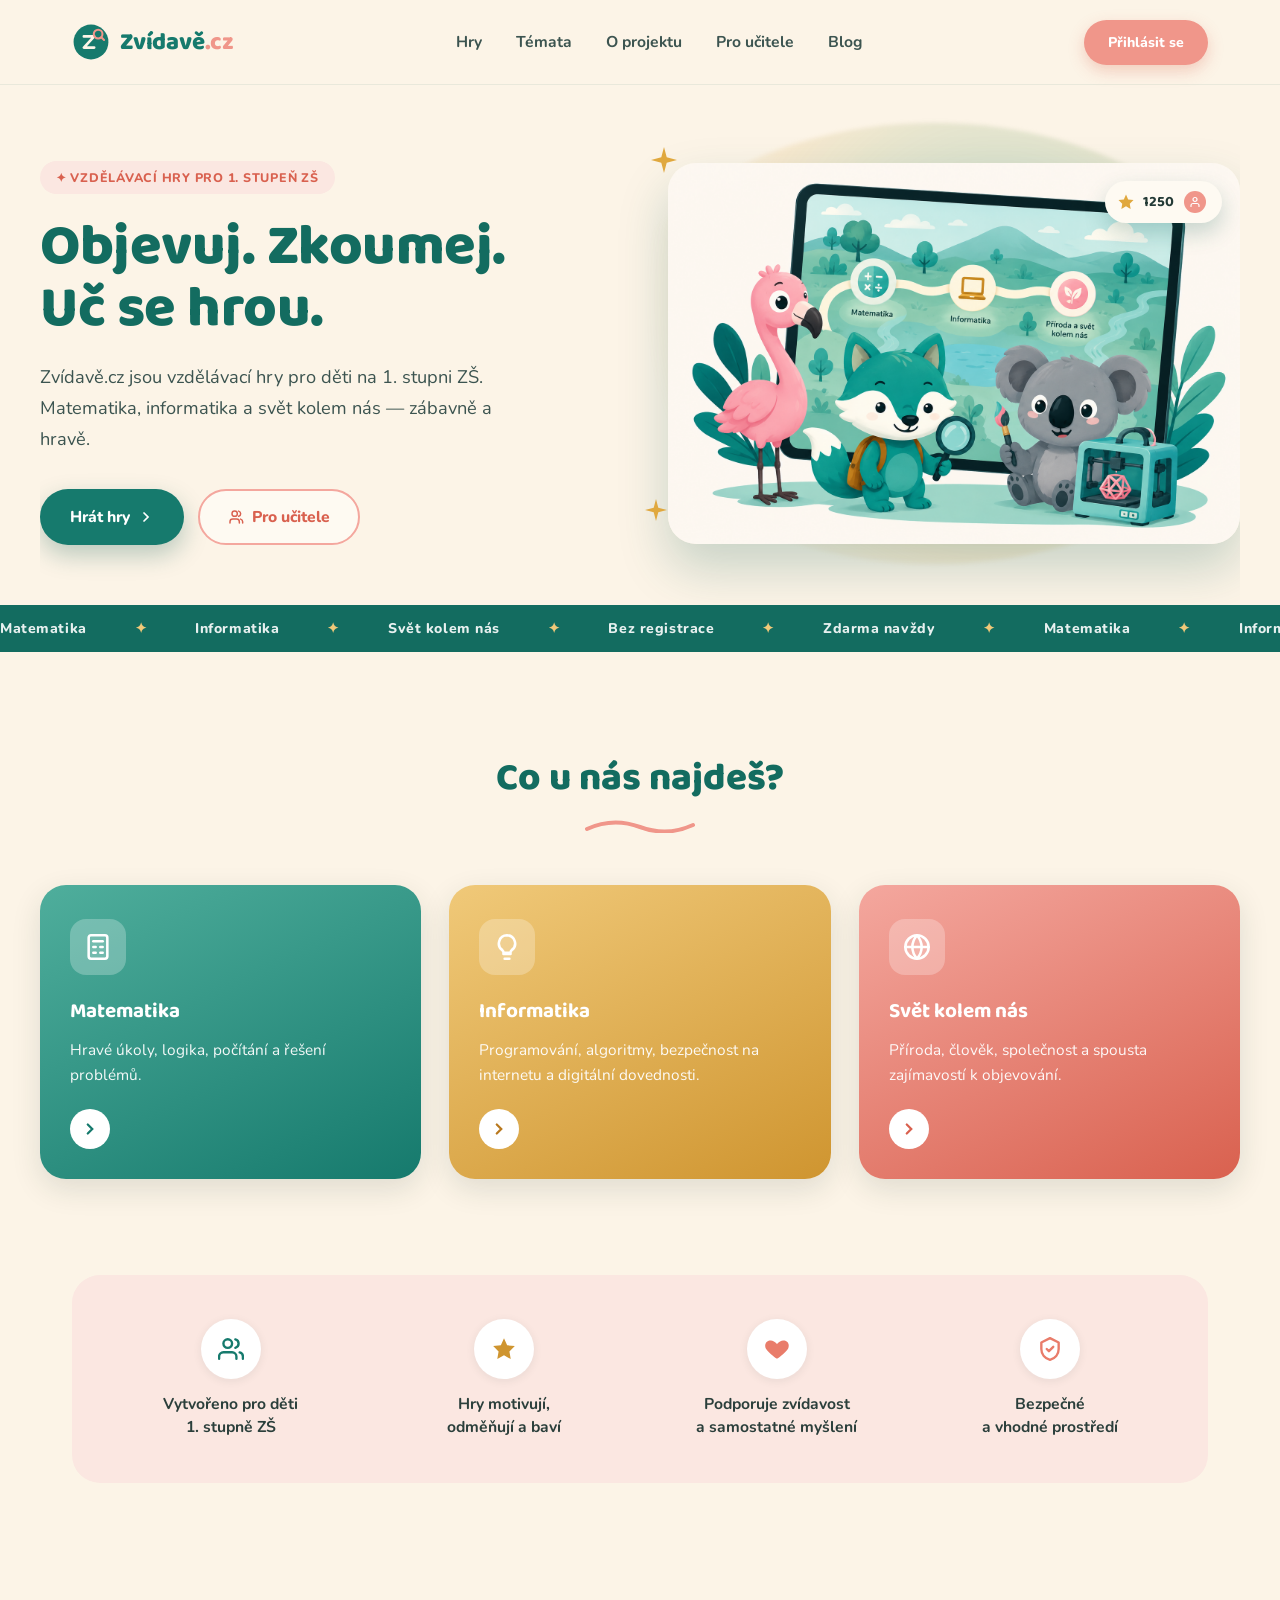
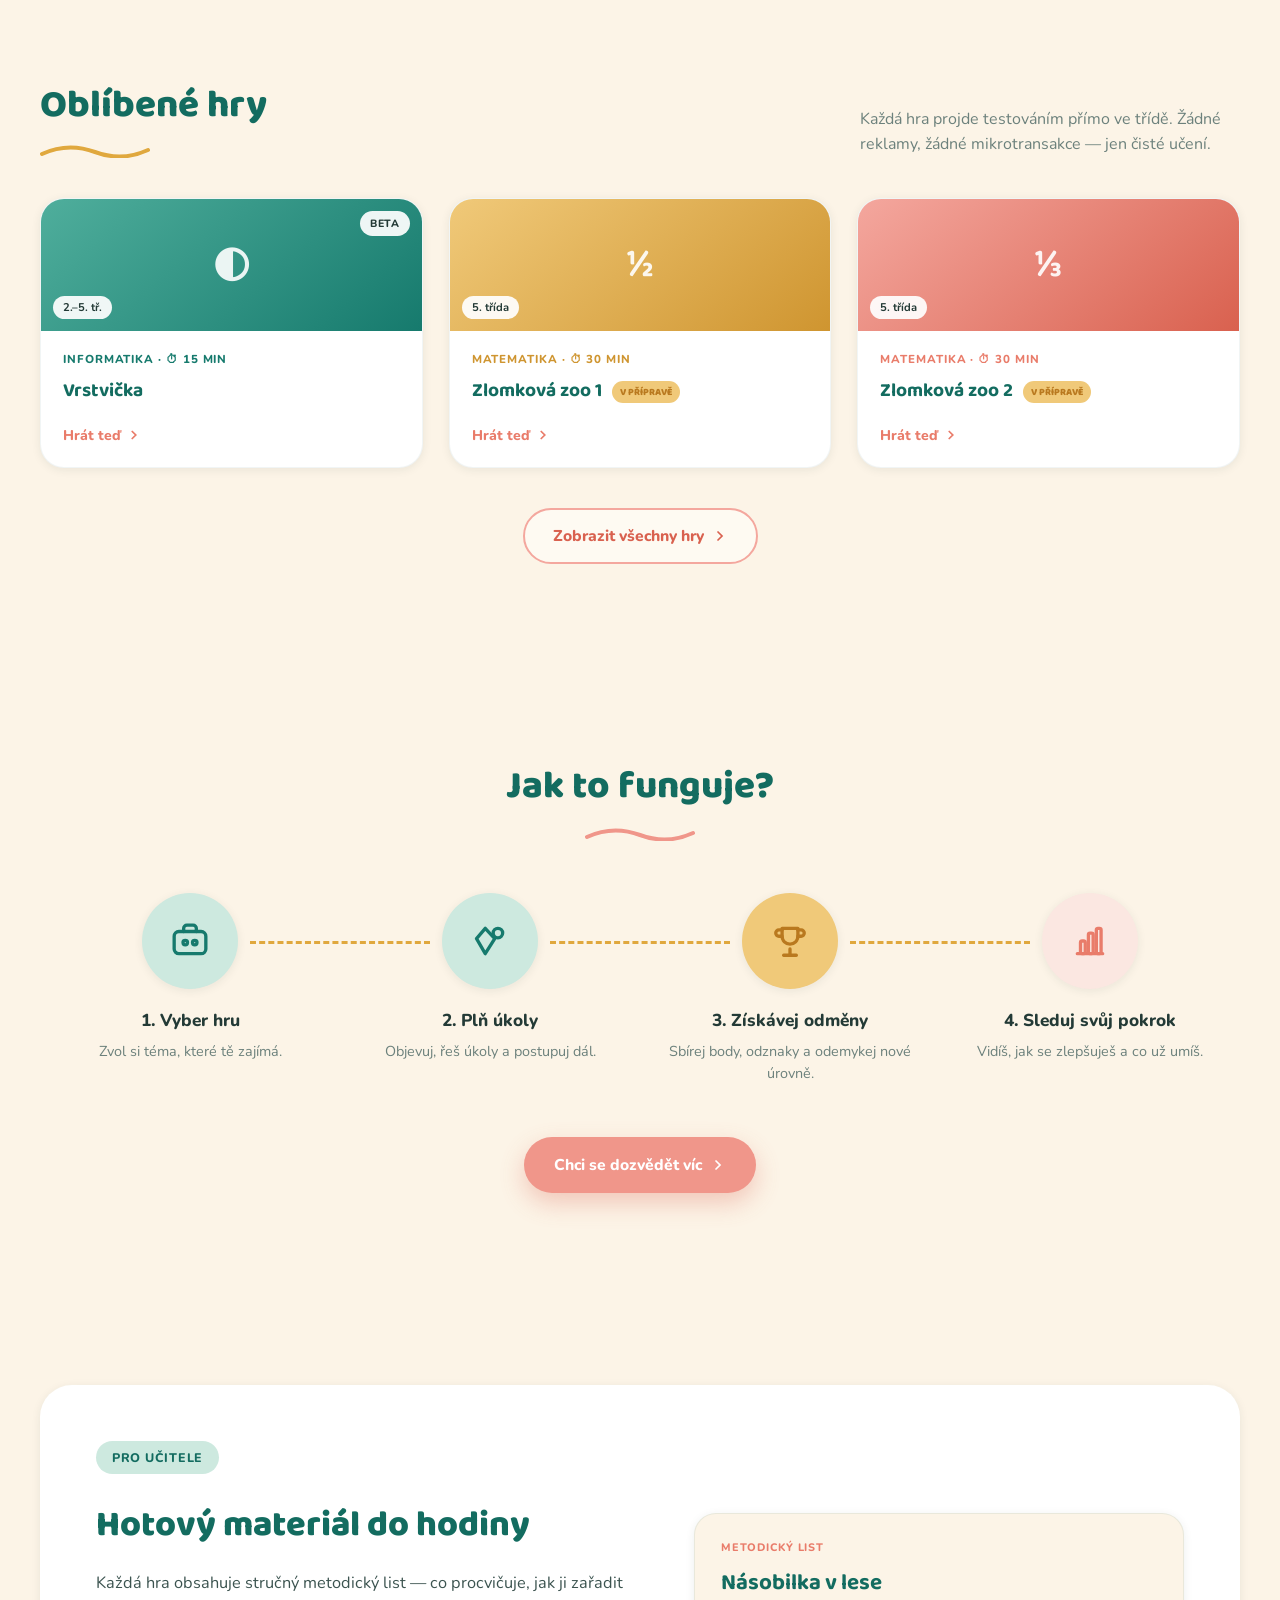
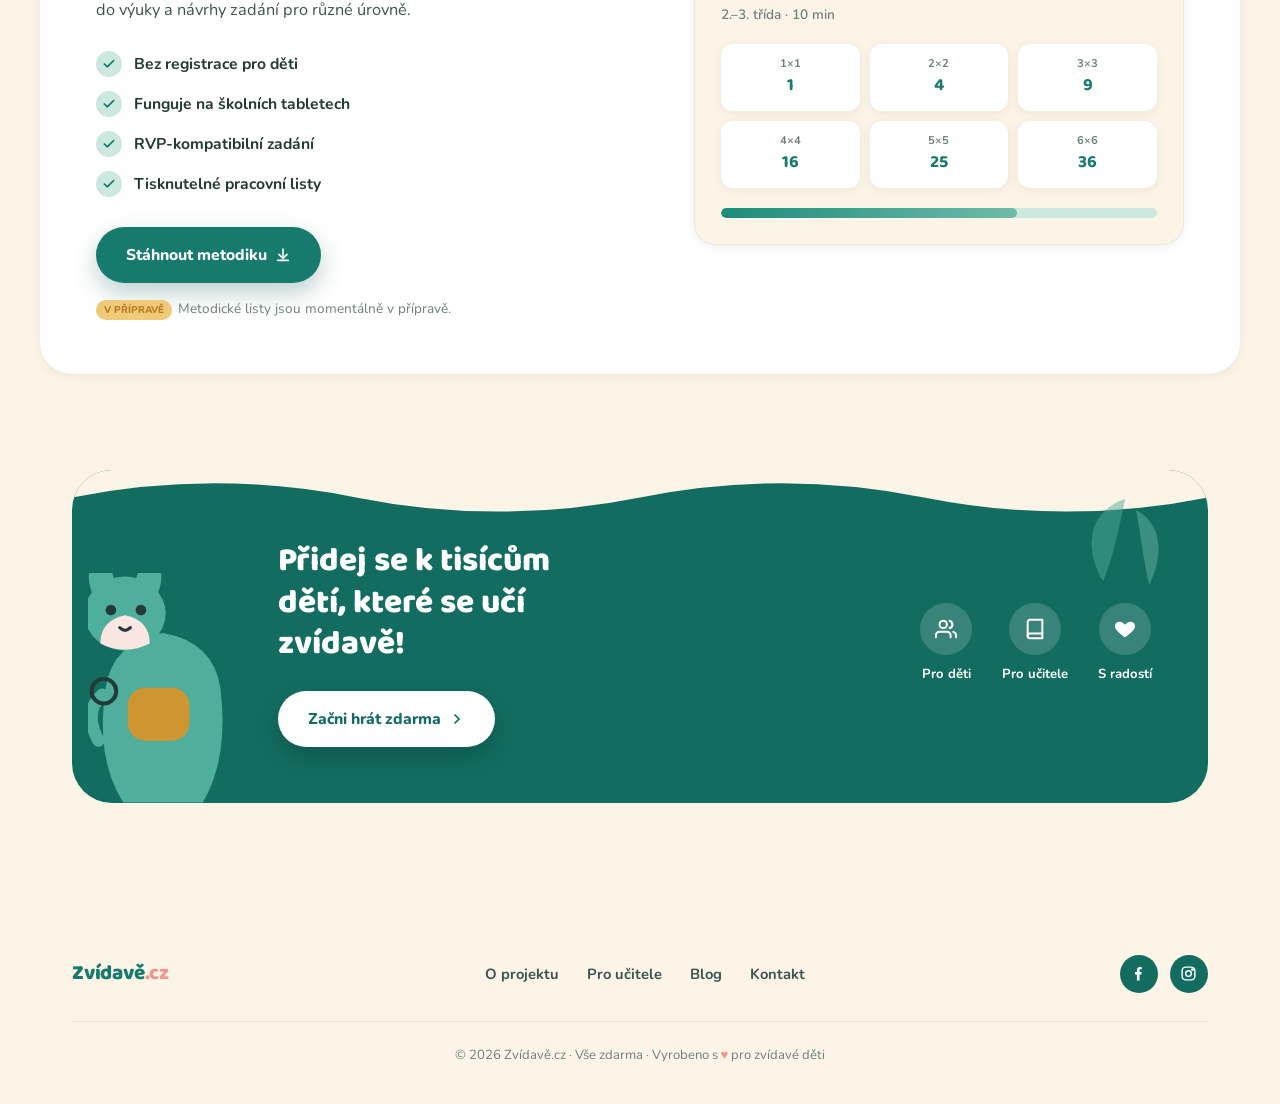
<file: redesign/homepage-prototype.html>
<!DOCTYPE html>
<html lang="cs">
<head>
<meta charset="UTF-8">
<meta name="viewport" content="width=device-width, initial-scale=1.0">
<title>Zvídavě.cz — prototyp homepage</title>
<meta name="description" content="Zvídavě.cz jsou vzdělávací hry pro děti na 1. stupni ZŠ. Matematika, informatika a svět kolem nás zábavně a hravě.">
<link rel="preconnect" href="https://fonts.googleapis.com">
<link rel="preconnect" href="https://fonts.gstatic.com" crossorigin>
<link href="https://fonts.googleapis.com/css2?family=Baloo+2:wght@500;600;700;800&family=Nunito:wght@400;500;600;700;800&display=swap" rel="stylesheet">
<style>
  :root{
    --teal-900:#0E5A50;
    --teal-800:#136C60;
    --teal-700:#167A6D;
    --teal-600:#1C8C7C;
    --teal-500:#2E9F8E;
    --mint-500:#4FAE9C;
    --mint-400:#6FBBAA;
    --mint-200:#CDE9DF;
    --coral-700:#D9614F;
    --coral-600:#E97C6A;
    --coral-500:#F0968A;
    --coral-400:#F4A79E;
    --coral-100:#FBE7E1;
    --gold-700:#B9791F;
    --gold-600:#CF9530;
    --gold-500:#E0A83E;
    --gold-300:#F0C979;
    --cream-100:#FCF4E7;
    --cream-50:#FEFAF2;
    --ink-900:#233A36;
    --ink-700:#3C5450;
    --ink-500:#6C817C;
    --white:#FFFFFF;
    --shadow-sm: 0 2px 10px rgba(20,50,45,0.08);
    --shadow-md: 0 10px 30px rgba(20,50,45,0.12);
    --shadow-lg: 0 20px 48px rgba(20,50,45,0.16);
  }
  *,*::before,*::after{box-sizing:border-box;margin:0;padding:0;}
  html{scroll-behavior:smooth;overflow-x:hidden;}
  body{
    font-family:'Nunito',sans-serif;
    background:var(--cream-100);
    color:var(--ink-900);
    -webkit-font-smoothing:antialiased;
    overflow-x:hidden;
  }
  h1,h2,h3,.logo-text,.brand-font{font-family:'Baloo 2',sans-serif;}
  img,svg{display:block;max-width:100%;}
  a{color:inherit;}
  .wrap{max-width:1200px;margin:0 auto;padding:0 32px;}
  .eyebrow-underline{position:relative; display:inline-block;}
  .eyebrow-underline svg{position:absolute; left:0; bottom:-8px; width:100%; height:10px;}

  /* ---------- BUTTONS ---------- */
  .btn{
    display:inline-flex;align-items:center;justify-content:center;gap:8px;
    font-family:'Nunito',sans-serif;font-weight:800;font-size:0.98rem;
    padding:15px 28px;border-radius:100px;text-decoration:none;
    border:2px solid transparent;cursor:pointer;
    transition:transform .18s ease, box-shadow .18s ease, background .18s ease, color .18s ease;
    white-space:nowrap;
  }
  .btn svg{width:16px;height:16px;flex-shrink:0;}
  .btn-primary{background:var(--teal-700);color:var(--white);box-shadow:0 10px 24px rgba(14,90,80,0.28);}
  .btn-primary:hover{background:var(--teal-800);transform:translateY(-2px);box-shadow:0 14px 30px rgba(14,90,80,0.34);}
  .btn-outline-coral{background:var(--cream-50);color:var(--coral-700);border-color:var(--coral-400);}
  .btn-outline-coral:hover{background:var(--coral-100);border-color:var(--coral-600);transform:translateY(-2px);}
  .btn-coral{background:var(--coral-500);color:var(--white);box-shadow:0 10px 24px rgba(217,97,79,0.30);}
  .btn-coral:hover{background:var(--coral-600);transform:translateY(-2px);box-shadow:0 14px 30px rgba(217,97,79,0.36);}
  .btn-white{background:var(--white);color:var(--teal-800);box-shadow:0 10px 24px rgba(0,0,0,0.18);}
  .btn-white:hover{transform:translateY(-2px);box-shadow:0 14px 30px rgba(0,0,0,0.22);}
  .btn-pill-login{background:var(--coral-500);color:var(--white);font-size:0.88rem;padding:11px 22px;box-shadow:0 6px 16px rgba(217,97,79,0.28);}
  .btn-pill-login:hover{background:var(--coral-600);}

  /* ---------- HEADER ---------- */
  header{
    position:sticky;top:0;z-index:100;
    background:rgba(252,244,231,0.9);
    backdrop-filter:blur(10px);
    border-bottom:1px solid rgba(20,90,80,0.08);
  }
  .nav-inner{
    display:flex;align-items:center;justify-content:space-between;
    height:84px;
  }
  .logo{display:flex;align-items:center;gap:10px;text-decoration:none;}
  .logo-mark{width:38px;height:38px;flex-shrink:0;}
  .logo-text{font-size:1.5rem;font-weight:800;color:var(--teal-700);letter-spacing:-0.2px;}
  .nav-links{display:flex;align-items:center;gap:34px;list-style:none;}
  .nav-links a{
    text-decoration:none;font-weight:700;font-size:0.98rem;color:var(--ink-700);
    transition:color .15s ease;position:relative;
  }
  .nav-links a:hover{color:var(--teal-700);}
  .nav-right{display:flex;align-items:center;gap:18px;}
  .hamburger{display:none;flex-direction:column;gap:5px;background:none;border:none;cursor:pointer;padding:6px;}
  .hamburger span{width:24px;height:3px;border-radius:2px;background:var(--teal-800);transition:.25s;}
  .hamburger.open span:nth-child(1){transform:translateY(8px) rotate(45deg);}
  .hamburger.open span:nth-child(2){opacity:0;}
  .hamburger.open span:nth-child(3){transform:translateY(-8px) rotate(-45deg);}

  /* ---------- HERO ---------- */
  .hero{position:relative;padding:76px 0 60px;overflow:hidden;}
  .hero-grid{display:grid;grid-template-columns:1fr 1fr;gap:56px;align-items:center;}
  .hero-eyebrow{
    display:inline-flex;align-items:center;gap:8px;
    background:var(--coral-100);color:var(--coral-700);
    font-weight:800;font-size:0.78rem;letter-spacing:0.06em;text-transform:uppercase;
    padding:8px 16px;border-radius:100px;margin-bottom:22px;
  }
  .hero h1{
    font-size:clamp(2.6rem, 4.6vw, 3.6rem);
    line-height:1.08;color:var(--teal-800);font-weight:800;margin-bottom:22px;
    letter-spacing:-0.5px;
  }
  .hero p.lede{font-size:1.14rem;line-height:1.7;color:var(--ink-700);max-width:460px;margin-bottom:34px;}
  .hero-ctas{display:flex;flex-wrap:wrap;gap:14px;}

  .hero-visual{position:relative;}
  .hero-blob{
    position:absolute;inset:-40px -20px -20px -60px;
    background:radial-gradient(circle at 60% 40%, rgba(79,174,156,0.35), rgba(224,168,62,0.14) 55%, transparent 75%);
    border-radius:50%;filter:blur(2px);z-index:0;
  }
  .hero-illustration-wrap{position:relative;z-index:1;}
  .hero-illustration-img{width:100%;height:auto;display:block;border-radius:28px;box-shadow:0 24px 50px rgba(14,90,80,0.22);}
  .hero-score-badge{
    position:absolute;top:18px;right:18px;z-index:3;
    display:flex;align-items:center;gap:8px;
    background:var(--cream-50);border-radius:100px;padding:9px 16px 9px 12px;
    box-shadow:0 10px 22px rgba(14,90,80,0.22);
  }
  .hero-score-badge svg{width:18px;height:18px;color:var(--gold-500);}
  .hero-score-badge span{font-family:'Baloo 2',sans-serif;font-weight:700;font-size:0.92rem;color:var(--ink-900);}
  .hero-score-badge .avatar{
    width:22px;height:22px;border-radius:50%;background:var(--coral-500);
    display:flex;align-items:center;justify-content:center;margin-left:2px;
  }
  .hero-score-badge .avatar svg{width:12px;height:12px;color:var(--white);}
  .sparkle{position:absolute;z-index:2;color:var(--gold-500);animation:twinkle 3.2s ease-in-out infinite;}
  .sparkle.s1{top:-4%;left:-3%;width:26px;animation-delay:.2s;}
  .sparkle.s2{top:30%;right:-4%;width:18px;animation-delay:1.1s;}
  .sparkle.s3{bottom:6%;left:-4%;width:22px;animation-delay:1.8s;}
  @keyframes twinkle{0%,100%{opacity:.55;transform:scale(0.85) rotate(0deg);}50%{opacity:1;transform:scale(1.05) rotate(8deg);}}
  @keyframes float{0%,100%{transform:translateY(0);}50%{transform:translateY(-10px);}}
  .floaty{animation:float 5s ease-in-out infinite;}

  /* ---------- MARQUEE STRIP ---------- */
  .marquee{background:var(--teal-800);padding:14px 0;overflow:hidden;}
  .marquee-track{display:flex;gap:48px;white-space:nowrap;animation:scroll 26s linear infinite;width:max-content;}
  .marquee-track span{font-weight:800;color:rgba(255,255,255,0.9);font-size:0.88rem;letter-spacing:0.04em;display:inline-flex;align-items:center;gap:48px;}
  .marquee-track span::after{content:"✦";color:var(--gold-300);}
  @keyframes scroll{from{transform:translateX(0);}to{transform:translateX(-50%);}}

  /* ---------- SECTION HEAD ---------- */
  .section{padding:96px 0;}
  .section-head{text-align:center;max-width:640px;margin:0 auto 52px;}
  .section-head h2{font-size:clamp(1.9rem,3vw,2.5rem);color:var(--teal-800);font-weight:800;margin-bottom:6px;}
  .section-head .squiggle{display:block;width:110px;height:14px;margin:10px auto 0;}
  .section-head p{color:var(--ink-500);font-size:1.05rem;margin-top:14px;line-height:1.6;}

  /* ---------- FEATURE CARDS ---------- */
  .feature-grid{display:grid;grid-template-columns:repeat(3,1fr);gap:28px;}
  .feature-card{
    border-radius:26px;padding:34px 30px 30px;color:var(--white);
    box-shadow:var(--shadow-md);position:relative;overflow:hidden;
    transition:transform .22s ease, box-shadow .22s ease;
  }
  .feature-card:hover{transform:translateY(-6px);box-shadow:var(--shadow-lg);}
  .feature-card.c-teal{background:linear-gradient(155deg,var(--mint-500),var(--teal-700));}
  .feature-card.c-gold{background:linear-gradient(155deg,var(--gold-300),var(--gold-600));}
  .feature-card.c-coral{background:linear-gradient(155deg,var(--coral-400),var(--coral-700));}
  .feature-icon{
    width:56px;height:56px;border-radius:16px;background:rgba(255,255,255,0.25);
    display:flex;align-items:center;justify-content:center;margin-bottom:20px;
  }
  .feature-icon svg{width:28px;height:28px;color:var(--white);}
  .feature-card h3{font-size:1.3rem;margin-bottom:10px;font-weight:700;}
  .feature-card p{font-size:0.96rem;line-height:1.6;opacity:0.94;margin-bottom:22px;}
  .feature-arrow{
    width:40px;height:40px;border-radius:50%;background:var(--white);
    display:flex;align-items:center;justify-content:center;
    transition:transform .2s ease;
  }
  .feature-card.c-teal .feature-arrow svg{color:var(--teal-700);}
  .feature-card.c-gold .feature-arrow svg{color:var(--gold-700);}
  .feature-card.c-coral .feature-arrow svg{color:var(--coral-700);}
  .feature-arrow svg{width:18px;height:18px;}
  .feature-card:hover .feature-arrow{transform:translateX(4px);}

  /* ---------- STRIP (why us) ---------- */
  .why-strip{background:var(--coral-100);border-radius:28px;padding:44px 36px;}
  .why-grid{display:grid;grid-template-columns:repeat(4,1fr);gap:28px;text-align:center;}
  .why-item{display:flex;flex-direction:column;align-items:center;gap:14px;}
  .why-icon{
    width:60px;height:60px;border-radius:50%;background:var(--white);
    display:flex;align-items:center;justify-content:center;box-shadow:var(--shadow-sm);
  }
  .why-icon svg{width:26px;height:26px;}
  .why-item:nth-child(1) .why-icon svg{color:var(--teal-700);}
  .why-item:nth-child(2) .why-icon svg{color:var(--gold-600);}
  .why-item:nth-child(3) .why-icon svg{color:var(--coral-600);}
  .why-item:nth-child(4) .why-icon svg{color:var(--coral-600);}
  .why-item p{font-weight:700;color:var(--ink-800,#2b3f3b);font-size:0.98rem;line-height:1.45;}

  /* ---------- GAMES PREVIEW ---------- */
  .games-head{display:flex;align-items:flex-end;justify-content:space-between;gap:24px;margin-bottom:40px;flex-wrap:wrap;}
  .games-head h2{font-size:clamp(1.9rem,3vw,2.5rem);color:var(--teal-800);font-weight:800;}
  .games-head .squiggle{display:block;width:110px;height:14px;margin-top:8px;}
  .games-head .lede{color:var(--ink-500);max-width:380px;font-size:1rem;line-height:1.6;}
  .game-grid{display:grid;grid-template-columns:repeat(3,1fr);gap:26px;}
  .game-card{
    background:var(--white);border-radius:24px;overflow:hidden;
    box-shadow:var(--shadow-sm);text-decoration:none;color:inherit;
    display:flex;flex-direction:column;
    transition:transform .2s ease, box-shadow .2s ease;
    border:1px solid rgba(20,90,80,0.06);
  }
  .game-card:hover{transform:translateY(-6px);box-shadow:var(--shadow-md);}
  .game-cover{
    height:132px;position:relative;display:flex;align-items:center;justify-content:center;
    font-size:2.6rem;color:rgba(255,255,255,0.9);
  }
  .game-cover span.glyph{font-family:'Baloo 2',sans-serif;font-weight:700;}
  .game-badge{
    position:absolute;top:12px;right:12px;background:rgba(255,255,255,0.92);
    color:var(--ink-900);font-size:0.66rem;font-weight:800;letter-spacing:0.06em;
    padding:5px 10px;border-radius:100px;text-transform:uppercase;
  }
  .game-grade{
    position:absolute;bottom:12px;left:12px;background:rgba(255,255,255,0.92);
    color:var(--ink-900);font-size:0.7rem;font-weight:700;padding:4px 10px;border-radius:100px;
  }
  .game-body{padding:20px 22px 22px;flex:1;display:flex;flex-direction:column;}
  .game-subj{font-size:0.72rem;font-weight:800;letter-spacing:0.08em;text-transform:uppercase;margin-bottom:8px;}
  .game-body h3{font-family:'Baloo 2',sans-serif;font-size:1.2rem;color:var(--teal-800);margin-bottom:6px;font-weight:700;}
  .game-body .wip{display:inline-block;font-size:0.62rem;font-weight:800;background:var(--gold-300);color:var(--gold-700);padding:3px 8px;border-radius:100px;margin-left:6px;vertical-align:middle;text-transform:uppercase;}
  .game-play{margin-top:auto;padding-top:14px;font-weight:800;font-size:0.88rem;color:var(--coral-600);display:flex;align-items:center;gap:6px;}
  .games-cta{text-align:center;margin-top:40px;}

  /* ---------- HOW IT WORKS ---------- */
  .steps{display:grid;grid-template-columns:repeat(4,1fr);gap:0;position:relative;}
  .step{text-align:center;padding:0 18px;position:relative;}
  .step-icon-wrap{
    width:96px;height:96px;border-radius:50%;margin:0 auto 20px;
    display:flex;align-items:center;justify-content:center;position:relative;z-index:2;
    box-shadow:var(--shadow-sm);
  }
  .step-icon-wrap svg{width:38px;height:38px;}
  .step:nth-child(1) .step-icon-wrap{background:var(--mint-200);}
  .step:nth-child(1) .step-icon-wrap svg{color:var(--teal-700);}
  .step:nth-child(2) .step-icon-wrap{background:var(--mint-200);}
  .step:nth-child(2) .step-icon-wrap svg{color:var(--teal-700);}
  .step:nth-child(3) .step-icon-wrap{background:var(--gold-300);}
  .step:nth-child(3) .step-icon-wrap svg{color:var(--gold-700);}
  .step:nth-child(4) .step-icon-wrap{background:var(--coral-100);}
  .step:nth-child(4) .step-icon-wrap svg{color:var(--coral-600);}
  .step h3{font-size:1.08rem;color:var(--ink-900);margin-bottom:8px;font-weight:800;font-family:'Nunito',sans-serif;}
  .step p{font-size:0.9rem;color:var(--ink-500);line-height:1.55;}
  .step-connector{
    position:absolute;top:48px;left:calc(50% + 60px);width:calc(100% - 120px);height:0;
    border-top:3px dashed var(--gold-500);z-index:1;
  }
  .step:last-child .step-connector{display:none;}
  .steps-cta{text-align:center;margin-top:52px;}

  /* ---------- TEACHERS ---------- */
  .teachers{background:var(--white);border-radius:32px;padding:56px;display:grid;grid-template-columns:1.05fr 0.95fr;gap:56px;align-items:center;box-shadow:var(--shadow-sm);}
  .teachers h2{font-size:clamp(1.8rem,2.8vw,2.3rem);color:var(--teal-800);font-weight:800;margin-bottom:16px;}
  .teachers p.desc{color:var(--ink-700);line-height:1.7;margin-bottom:26px;font-size:1.02rem;}
  .checklist{list-style:none;margin-bottom:30px;display:flex;flex-direction:column;gap:14px;}
  .checklist li{display:flex;align-items:center;gap:12px;font-weight:700;color:var(--ink-900);font-size:0.98rem;}
  .checklist .check{
    width:26px;height:26px;border-radius:50%;background:var(--mint-200);color:var(--teal-700);
    display:flex;align-items:center;justify-content:center;flex-shrink:0;
  }
  .checklist .check svg{width:14px;height:14px;}
  .wip-note{margin-top:16px;font-size:0.85rem;color:var(--ink-500);}
  .wip-note .wip{font-size:0.62rem;font-weight:800;background:var(--gold-300);color:var(--gold-700);padding:3px 8px;border-radius:100px;text-transform:uppercase;margin-right:6px;}
  .mock-sheet{
    background:var(--cream-100);border-radius:22px;padding:26px;position:relative;
    box-shadow:var(--shadow-sm);border:1px solid rgba(20,90,80,0.08);
  }
  .mock-sheet::before{
    content:"";position:absolute;inset:14px -10px -10px 14px;background:var(--mint-200);
    border-radius:22px;z-index:-1;
  }
  .mock-tag{font-size:0.68rem;font-weight:800;letter-spacing:0.08em;color:var(--coral-600);text-transform:uppercase;margin-bottom:10px;}
  .mock-title{font-family:'Baloo 2',sans-serif;font-size:1.4rem;color:var(--teal-800);font-weight:700;margin-bottom:4px;}
  .mock-sub{font-size:0.85rem;color:var(--ink-500);margin-bottom:20px;font-weight:600;}
  .mock-grid{display:grid;grid-template-columns:repeat(3,1fr);gap:10px;margin-bottom:20px;}
  .mock-cell{background:var(--white);border-radius:12px;padding:12px 6px;text-align:center;box-shadow:var(--shadow-sm);}
  .mock-cell span{display:block;font-size:0.7rem;color:var(--ink-500);font-weight:700;}
  .mock-cell strong{display:block;font-size:1.1rem;color:var(--teal-700);font-family:'Baloo 2',sans-serif;}
  .mock-progress{height:10px;border-radius:100px;background:var(--mint-200);overflow:hidden;}
  .mock-progress div{height:100%;background:linear-gradient(90deg,var(--teal-600),var(--mint-400));border-radius:100px;}

  /* ---------- CTA BANNER ---------- */
  .cta-banner{
    position:relative;background:var(--teal-800);border-radius:40px;
    padding:70px 56px 56px;overflow:hidden;color:var(--white);
  }
  .cta-wave{position:absolute;top:-1px;left:0;width:100%;line-height:0;}
  .cta-leaf{position:absolute;top:18px;right:28px;width:110px;opacity:0.9;}
  .cta-fox{position:absolute;left:16px;bottom:0;width:150px;}
  .cta-inner{display:flex;align-items:center;justify-content:space-between;gap:40px;flex-wrap:wrap;position:relative;z-index:2;}
  .cta-text{max-width:480px;padding-left:150px;}
  .cta-text h2{font-size:clamp(1.7rem,2.6vw,2.15rem);font-weight:800;line-height:1.25;margin-bottom:26px;}
  .cta-items{display:flex;gap:30px;flex-wrap:wrap;}
  .cta-item{display:flex;flex-direction:column;align-items:center;gap:10px;}
  .cta-item .ic{
    width:52px;height:52px;border-radius:50%;background:rgba(255,255,255,0.16);
    display:flex;align-items:center;justify-content:center;
  }
  .cta-item .ic svg{width:22px;height:22px;color:var(--white);}
  .cta-item span{font-size:0.82rem;font-weight:700;}

  /* ---------- FOOTER ---------- */
  footer{padding:56px 0 40px;}
  .footer-inner{display:flex;align-items:center;justify-content:space-between;flex-wrap:wrap;gap:24px;padding-bottom:28px;border-bottom:1px solid rgba(20,90,80,0.1);margin-bottom:24px;}
  .footer-brand{display:flex;flex-direction:column;gap:4px;}
  .footer-brand .logo-text{font-size:1.3rem;}
  .footer-brand span.copy{font-size:0.85rem;color:var(--ink-500);}
  .footer-links{display:flex;gap:28px;flex-wrap:wrap;list-style:none;}
  .footer-links a{text-decoration:none;color:var(--ink-700);font-weight:700;font-size:0.92rem;}
  .footer-links a:hover{color:var(--teal-700);}
  .footer-social{display:flex;gap:12px;}
  .footer-social a{
    width:38px;height:38px;border-radius:50%;background:var(--teal-800);color:var(--white);
    display:flex;align-items:center;justify-content:center;text-decoration:none;
  }
  .footer-social svg{width:17px;height:17px;}
  .footer-bottom{text-align:center;font-size:0.82rem;color:var(--ink-500);}
  .footer-bottom .heart{color:var(--coral-500);}

  /* ---------- RESPONSIVE ---------- */
  @media (max-width:980px){
    .hero-grid{grid-template-columns:1fr;text-align:center;}
    .hero p.lede{margin-left:auto;margin-right:auto;}
    .hero-ctas{justify-content:center;}
    .hero-visual{order:-1;max-width:460px;margin:0 auto 20px;}
    .feature-grid{grid-template-columns:1fr;}
    .why-grid{grid-template-columns:repeat(2,1fr);}
    .game-grid{grid-template-columns:1fr 1fr;}
    .steps{grid-template-columns:1fr 1fr;row-gap:44px;}
    .step-connector{display:none;}
    .teachers{grid-template-columns:1fr;padding:36px;}
    .cta-text{padding-left:0;text-align:center;margin:0 auto;}
    .cta-fox{position:static;width:120px;margin:0 auto 20px;}
    .cta-inner{flex-direction:column;text-align:center;}
    .cta-items{justify-content:center;}
  }
  @media (max-width:720px){
    .nav-links{
      position:fixed;top:84px;left:0;right:0;bottom:0;
      background:var(--cream-50);flex-direction:column;padding:28px;gap:6px;
      transform:translateX(100%);transition:transform .25s ease;overflow-y:auto;
    }
    .nav-links.open{transform:translateX(0);}
    .nav-links a{display:block;padding:14px 8px;font-size:1.05rem;border-bottom:1px solid rgba(20,90,80,0.08);}
    .hamburger{display:flex;}
    .nav-login{display:none;}
    .wrap{padding:0 20px;}
    .section{padding:64px 0;}
    .why-grid{grid-template-columns:1fr 1fr;}
    .game-grid{grid-template-columns:1fr;}
    .steps{grid-template-columns:1fr;}
    .cta-banner{padding:56px 24px 40px;border-radius:28px;}
    .footer-inner{flex-direction:column;text-align:center;}
    .footer-links{justify-content:center;}
  }
</style>
</head>
<body>

<!-- ============ HEADER ============ -->
<header>
  <div class="wrap nav-inner">
    <a href="#" class="logo">
      <svg class="logo-mark" viewBox="0 0 48 48" fill="none">
        <circle cx="24" cy="24" r="22" fill="#167A6D"/>
        <path d="M15 17h13l-13 14h13" stroke="#FCF4E7" stroke-width="3.4" stroke-linecap="round" stroke-linejoin="round" fill="none"/>
        <circle cx="33" cy="14" r="5.5" fill="none" stroke="#F0968A" stroke-width="2.6"/>
        <line x1="37" y1="18" x2="40.5" y2="21.5" stroke="#F0968A" stroke-width="2.6" stroke-linecap="round"/>
      </svg>
      <span class="logo-text">Zvídavě<span style="color:var(--coral-500)">.cz</span></span>
    </a>
    <nav class="nav-links" id="navLinks">
      <a href="#hry">Hry</a>
      <a href="#temata">Témata</a>
      <a href="#o-projektu">O projektu</a>
      <a href="#ucitele">Pro učitele</a>
      <a href="#blog">Blog</a>
    </nav>
    <div class="nav-right">
      <a href="#" class="btn btn-pill-login nav-login">Přihlásit se</a>
      <button class="hamburger" id="hamburger" aria-label="Menu"><span></span><span></span><span></span></button>
    </div>
  </div>
</header>

<!-- ============ HERO ============ -->
<section class="hero wrap">
  <div class="hero-grid">
    <div class="hero-text">
      <span class="hero-eyebrow">✦ Vzdělávací hry pro 1. stupeň ZŠ</span>
      <h1>Objevuj. Zkoumej.<br>Uč se hrou.</h1>
      <p class="lede">Zvídavě.cz jsou vzdělávací hry pro děti na 1. stupni ZŠ. Matematika, informatika a svět kolem nás — zábavně a hravě.</p>
      <div class="hero-ctas">
        <a href="#hry" class="btn btn-primary">Hrát hry
          <svg viewBox="0 0 24 24" fill="none" stroke="currentColor" stroke-width="2.6" stroke-linecap="round"><path d="M9 6l6 6-6 6"/></svg>
        </a>
        <a href="#ucitele" class="btn btn-outline-coral">
          <svg viewBox="0 0 24 24" fill="none" stroke="currentColor" stroke-width="2.2" stroke-linecap="round" stroke-linejoin="round"><path d="M17 21v-2a4 4 0 0 0-4-4H7a4 4 0 0 0-4 4v2"/><circle cx="10" cy="7" r="4"/><path d="M22 21v-2a4 4 0 0 0-3-3.87"/><path d="M16 3.13a4 4 0 0 1 0 7.75"/></svg>
          Pro učitele
        </a>
      </div>
    </div>

    <div class="hero-visual">
      <div class="hero-blob"></div>
      <svg class="sparkle s1 floaty" viewBox="0 0 24 24" fill="currentColor"><path d="M12 0l2.5 9.5L24 12l-9.5 2.5L12 24l-2.5-9.5L0 12l9.5-2.5z"/></svg>
      <svg class="sparkle s2 floaty" viewBox="0 0 24 24" fill="currentColor" style="animation-delay:1s"><path d="M12 0l2.5 9.5L24 12l-9.5 2.5L12 24l-2.5-9.5L0 12l9.5-2.5z"/></svg>
      <svg class="sparkle s3 floaty" viewBox="0 0 24 24" fill="currentColor" style="animation-delay:1.6s"><path d="M12 0l2.5 9.5L24 12l-9.5 2.5L12 24l-2.5-9.5L0 12l9.5-2.5z"/></svg>

      <div class="hero-illustration-wrap floaty">
        <img src="/assets/img/hero-mascots.png" alt="Liška, plameňák a koala u tabletu se hrami Zvídavě.cz" class="hero-illustration-img">
        <div class="hero-score-badge">
          <svg viewBox="0 0 24 24" fill="currentColor"><path d="M12 2l2.9 6.6L22 9.3l-5 4.9 1.2 7.1L12 17.8 5.8 21.3 7 14.2 2 9.3l7.1-.7z"/></svg>
          <span>1250</span>
          <span class="avatar"><svg viewBox="0 0 24 24" fill="none" stroke="currentColor" stroke-width="2.4" stroke-linecap="round" stroke-linejoin="round"><path d="M20 21v-2a4 4 0 0 0-4-4H8a4 4 0 0 0-4 4v2"/><circle cx="12" cy="7" r="4"/></svg></span>
        </div>
      </div>
    </div>
  </div>
</section>

<!-- ============ MARQUEE ============ -->
<div class="marquee" aria-hidden="true">
  <div class="marquee-track">
    <span>Matematika</span><span>Informatika</span><span>Svět kolem nás</span><span>Bez registrace</span><span>Zdarma navždy</span>
    <span>Matematika</span><span>Informatika</span><span>Svět kolem nás</span><span>Bez registrace</span><span>Zdarma navždy</span>
  </div>
</div>

<!-- ============ CO U NÁS NAJDEŠ ============ -->
<section class="section wrap" id="temata">
  <div class="section-head">
    <h2>Co u nás najdeš?</h2>
    <svg class="squiggle" viewBox="0 0 110 14" fill="none"><path d="M2 10 Q28 -2 55 8 T108 6" stroke="#F0968A" stroke-width="4" stroke-linecap="round"/></svg>
  </div>
  <div class="feature-grid">
    <div class="feature-card c-teal">
      <div class="feature-icon">
        <svg viewBox="0 0 24 24" fill="none" stroke="currentColor" stroke-width="2.2" stroke-linecap="round" stroke-linejoin="round"><rect x="4" y="2" width="16" height="20" rx="2"/><line x1="8" y1="7" x2="16" y2="7"/><line x1="8" y1="12" x2="10" y2="12"/><line x1="14" y1="12" x2="16" y2="12"/><line x1="8" y1="17" x2="10" y2="17"/><line x1="14" y1="17" x2="16" y2="17"/></svg>
      </div>
      <h3>Matematika</h3>
      <p>Hravé úkoly, logika, počítání a řešení problémů.</p>
      <div class="feature-arrow"><svg viewBox="0 0 24 24" fill="none" stroke="currentColor" stroke-width="3" stroke-linecap="round"><path d="M9 6l6 6-6 6"/></svg></div>
    </div>
    <div class="feature-card c-gold">
      <div class="feature-icon">
        <svg viewBox="0 0 24 24" fill="none" stroke="currentColor" stroke-width="2.2" stroke-linecap="round" stroke-linejoin="round"><path d="M9 18h6"/><path d="M10 22h4"/><path d="M12 2a7 7 0 0 0-4 12.7c.6.5 1 1.3 1 2.1v.2h6v-.2c0-.8.4-1.6 1-2.1A7 7 0 0 0 12 2z"/></svg>
      </div>
      <h3>Informatika</h3>
      <p>Programování, algoritmy, bezpečnost na internetu a digitální dovednosti.</p>
      <div class="feature-arrow"><svg viewBox="0 0 24 24" fill="none" stroke="currentColor" stroke-width="3" stroke-linecap="round"><path d="M9 6l6 6-6 6"/></svg></div>
    </div>
    <div class="feature-card c-coral">
      <div class="feature-icon">
        <svg viewBox="0 0 24 24" fill="none" stroke="currentColor" stroke-width="2.2" stroke-linecap="round" stroke-linejoin="round"><circle cx="12" cy="12" r="10"/><line x1="2" y1="12" x2="22" y2="12"/><path d="M12 2a15.3 15.3 0 0 1 4 10 15.3 15.3 0 0 1-4 10 15.3 15.3 0 0 1-4-10 15.3 15.3 0 0 1 4-10z"/></svg>
      </div>
      <h3>Svět kolem nás</h3>
      <p>Příroda, člověk, společnost a spousta zajímavostí k objevování.</p>
      <div class="feature-arrow"><svg viewBox="0 0 24 24" fill="none" stroke="currentColor" stroke-width="3" stroke-linecap="round"><path d="M9 6l6 6-6 6"/></svg></div>
    </div>
  </div>
</section>

<!-- ============ WHY US STRIP ============ -->
<section class="wrap" style="padding-bottom:96px;">
  <div class="why-strip">
    <div class="why-grid">
      <div class="why-item">
        <div class="why-icon"><svg viewBox="0 0 24 24" fill="none" stroke="currentColor" stroke-width="2.2" stroke-linecap="round" stroke-linejoin="round"><path d="M17 21v-2a4 4 0 0 0-4-4H5a4 4 0 0 0-4 4v2"/><circle cx="9" cy="7" r="4"/><path d="M23 21v-2a4 4 0 0 0-3-3.87"/><path d="M16 3.13a4 4 0 0 1 0 7.75"/></svg></div>
        <p>Vytvořeno pro děti<br>1. stupně ZŠ</p>
      </div>
      <div class="why-item">
        <div class="why-icon"><svg viewBox="0 0 24 24" fill="currentColor"><path d="M12 2l2.9 6.6L22 9.3l-5 4.9 1.2 7.1L12 17.8 5.8 21.3 7 14.2 2 9.3l7.1-.7z"/></svg></div>
        <p>Hry motivují,<br>odměňují a baví</p>
      </div>
      <div class="why-item">
        <div class="why-icon"><svg viewBox="0 0 24 24" fill="currentColor"><path d="M12 21s-7.5-4.9-10.2-9.3C.2 8.7 1.4 5 5 4.2 7.4 3.6 9.7 4.7 12 7.3c2.3-2.6 4.6-3.7 7-3.1 3.6.8 4.8 4.5 3.2 7.5C19.5 16.1 12 21 12 21z"/></svg></div>
        <p>Podporuje zvídavost<br>a samostatné myšlení</p>
      </div>
      <div class="why-item">
        <div class="why-icon"><svg viewBox="0 0 24 24" fill="none" stroke="currentColor" stroke-width="2.2" stroke-linecap="round" stroke-linejoin="round"><path d="M12 2l8 4v6c0 5-3.4 8.7-8 10-4.6-1.3-8-5-8-10V6l8-4z"/><path d="M9 12l2 2 4-4"/></svg></div>
        <p>Bezpečné<br>a vhodné prostředí</p>
      </div>
    </div>
  </div>
</section>

<!-- ============ OBLÍBENÉ HRY (real content) ============ -->
<section class="section wrap" id="hry">
  <div class="games-head">
    <div>
      <h2>Oblíbené hry</h2>
      <svg class="squiggle" viewBox="0 0 110 14" fill="none"><path d="M2 10 Q28 -2 55 8 T108 6" stroke="#E0A83E" stroke-width="4" stroke-linecap="round"/></svg>
    </div>
    <p class="lede">Každá hra projde testováním přímo ve třídě. Žádné reklamy, žádné mikrotransakce — jen čisté učení.</p>
  </div>
  <div class="game-grid">
    <a href="/cs/hry/vrstvicka.html" class="game-card" target="_blank" rel="noopener">
      <div class="game-cover" style="background:linear-gradient(140deg,#4FAE9C,#167A6D);">
        <span class="glyph">◐</span>
        <span class="game-badge">Beta</span>
        <span class="game-grade">2.–5. tř.</span>
      </div>
      <div class="game-body">
        <span class="game-subj" style="color:var(--teal-700);">Informatika · ⏱ 15 min</span>
        <h3>Vrstvička</h3>
        <div class="game-play">Hrát teď
          <svg viewBox="0 0 24 24" width="14" height="14" fill="none" stroke="currentColor" stroke-width="3" stroke-linecap="round"><path d="M9 6l6 6-6 6"/></svg>
        </div>
      </div>
    </a>
    <div class="game-card">
      <div class="game-cover" style="background:linear-gradient(140deg,#F0C979,#CF9530);">
        <span class="glyph">½</span>
        <span class="game-grade">5. třída</span>
      </div>
      <div class="game-body">
        <span class="game-subj" style="color:var(--gold-600);">Matematika · ⏱ 30 min</span>
        <h3>Zlomková zoo 1 <span class="wip">v přípravě</span></h3>
        <div class="game-play">Hrát teď
          <svg viewBox="0 0 24 24" width="14" height="14" fill="none" stroke="currentColor" stroke-width="3" stroke-linecap="round"><path d="M9 6l6 6-6 6"/></svg>
        </div>
      </div>
    </div>
    <div class="game-card">
      <div class="game-cover" style="background:linear-gradient(140deg,#F4A79E,#D9614F);">
        <span class="glyph">⅓</span>
        <span class="game-grade">5. třída</span>
      </div>
      <div class="game-body">
        <span class="game-subj" style="color:var(--coral-600);">Matematika · ⏱ 30 min</span>
        <h3>Zlomková zoo 2 <span class="wip">v přípravě</span></h3>
        <div class="game-play">Hrát teď
          <svg viewBox="0 0 24 24" width="14" height="14" fill="none" stroke="currentColor" stroke-width="3" stroke-linecap="round"><path d="M9 6l6 6-6 6"/></svg>
        </div>
      </div>
    </div>
  </div>
  <div class="games-cta">
    <a href="#" class="btn btn-outline-coral">Zobrazit všechny hry
      <svg viewBox="0 0 24 24" fill="none" stroke="currentColor" stroke-width="2.6" stroke-linecap="round"><path d="M9 6l6 6-6 6"/></svg>
    </a>
  </div>
</section>

<!-- ============ JAK TO FUNGUJE ============ -->
<section class="section wrap" id="o-projektu">
  <div class="section-head">
    <h2>Jak to funguje?</h2>
    <svg class="squiggle" viewBox="0 0 110 14" fill="none"><path d="M2 10 Q28 -2 55 8 T108 6" stroke="#F0968A" stroke-width="4" stroke-linecap="round"/></svg>
  </div>
  <div class="steps">
    <div class="step">
      <div class="step-connector"></div>
      <div class="step-icon-wrap"><svg viewBox="0 0 24 24" fill="none" stroke="currentColor" stroke-width="2.1" stroke-linecap="round" stroke-linejoin="round"><rect x="2" y="6" width="20" height="14" rx="3"/><path d="M8 6V4a2 2 0 0 1 2-2h4a2 2 0 0 1 2 2v2"/><circle cx="9" cy="13" r="1.4"/><circle cx="15" cy="13" r="1.4"/></svg></div>
      <h3>1. Vyber hru</h3>
      <p>Zvol si téma, které tě zajímá.</p>
    </div>
    <div class="step">
      <div class="step-connector"></div>
      <div class="step-icon-wrap"><svg viewBox="0 0 24 24" fill="none" stroke="currentColor" stroke-width="2.1" stroke-linecap="round" stroke-linejoin="round"><path d="M9 20l-5.5-9.5L9 4l6 6.5L9 20z"/><circle cx="17" cy="7" r="3"/></svg></div>
      <h3>2. Plň úkoly</h3>
      <p>Objevuj, řeš úkoly a postupuj dál.</p>
    </div>
    <div class="step">
      <div class="step-connector"></div>
      <div class="step-icon-wrap"><svg viewBox="0 0 24 24" fill="none" stroke="currentColor" stroke-width="2.1" stroke-linecap="round" stroke-linejoin="round"><path d="M8 21h8"/><path d="M12 17v4"/><path d="M7 4h10v5a5 5 0 0 1-10 0V4z"/><path d="M17 5h2a2 2 0 0 1 0 4h-2"/><path d="M7 5H5a2 2 0 0 0 0 4h2"/></svg></div>
      <h3>3. Získávej odměny</h3>
      <p>Sbírej body, odznaky a odemykej nové úrovně.</p>
    </div>
    <div class="step">
      <div class="step-icon-wrap"><svg viewBox="0 0 24 24" fill="none" stroke="currentColor" stroke-width="2.1" stroke-linecap="round" stroke-linejoin="round"><line x1="4" y1="20" x2="20" y2="20"/><rect x="6" y="12" width="3" height="8" rx="1"/><rect x="11" y="7" width="3" height="13" rx="1"/><rect x="16" y="4" width="3" height="16" rx="1"/></svg></div>
      <h3>4. Sleduj svůj pokrok</h3>
      <p>Vidíš, jak se zlepšuješ a co už umíš.</p>
    </div>
  </div>
  <div class="steps-cta">
    <a href="#ucitele" class="btn btn-coral">Chci se dozvědět víc
      <svg viewBox="0 0 24 24" fill="none" stroke="currentColor" stroke-width="2.6" stroke-linecap="round"><path d="M9 6l6 6-6 6"/></svg>
    </a>
  </div>
</section>

<!-- ============ PRO UČITELE (real content) ============ -->
<section class="section wrap" id="ucitele">
  <div class="teachers">
    <div>
      <span class="hero-eyebrow" style="background:var(--mint-200);color:var(--teal-800);">Pro učitele</span>
      <h2>Hotový materiál do hodiny</h2>
      <p class="desc">Každá hra obsahuje stručný metodický list — co procvičuje, jak ji zařadit do výuky a návrhy zadání pro různé úrovně.</p>
      <ul class="checklist">
        <li><span class="check"><svg viewBox="0 0 24 24" fill="none" stroke="currentColor" stroke-width="3" stroke-linecap="round" stroke-linejoin="round"><path d="M20 6L9 17l-5-5"/></svg></span> Bez registrace pro děti</li>
        <li><span class="check"><svg viewBox="0 0 24 24" fill="none" stroke="currentColor" stroke-width="3" stroke-linecap="round" stroke-linejoin="round"><path d="M20 6L9 17l-5-5"/></svg></span> Funguje na školních tabletech</li>
        <li><span class="check"><svg viewBox="0 0 24 24" fill="none" stroke="currentColor" stroke-width="3" stroke-linecap="round" stroke-linejoin="round"><path d="M20 6L9 17l-5-5"/></svg></span> RVP-kompatibilní zadání</li>
        <li><span class="check"><svg viewBox="0 0 24 24" fill="none" stroke="currentColor" stroke-width="3" stroke-linecap="round" stroke-linejoin="round"><path d="M20 6L9 17l-5-5"/></svg></span> Tisknutelné pracovní listy</li>
      </ul>
      <a href="#" class="btn btn-primary">Stáhnout metodiku
        <svg viewBox="0 0 24 24" fill="none" stroke="currentColor" stroke-width="2.4" stroke-linecap="round" stroke-linejoin="round"><path d="M12 3v13"/><path d="M6 11l6 6 6-6"/><path d="M4 20h16"/></svg>
      </a>
      <p class="wip-note"><span class="wip">v přípravě</span>Metodické listy jsou momentálně v přípravě.</p>
    </div>
    <div class="mock-sheet">
      <div class="mock-tag">Metodický list</div>
      <div class="mock-title">Násobilka v lese</div>
      <div class="mock-sub">2.–3. třída · 10 min</div>
      <div class="mock-grid">
        <div class="mock-cell"><span>1×1</span><strong>1</strong></div>
        <div class="mock-cell"><span>2×2</span><strong>4</strong></div>
        <div class="mock-cell"><span>3×3</span><strong>9</strong></div>
        <div class="mock-cell"><span>4×4</span><strong>16</strong></div>
        <div class="mock-cell"><span>5×5</span><strong>25</strong></div>
        <div class="mock-cell"><span>6×6</span><strong>36</strong></div>
      </div>
      <div class="mock-progress"><div style="width:68%"></div></div>
    </div>
  </div>
</section>

<!-- ============ CTA BANNER ============ -->
<section class="wrap" style="padding-bottom:96px;" id="blog">
  <div class="cta-banner">
    <svg class="cta-wave" viewBox="0 0 1200 60" preserveAspectRatio="none"><path d="M0 30 Q150 0 300 30 T600 30 T900 30 T1200 30 V0 H0 Z" fill="#FCF4E7"/></svg>
    <svg class="cta-leaf" viewBox="0 0 100 100" fill="none"><path d="M50 10 C 20 20, 10 50, 30 85 C 40 60, 45 35, 50 10Z" fill="#4FAE9C" opacity="0.55"/><path d="M60 20 C 80 30, 88 55, 72 88 C 66 62, 64 40, 60 20Z" fill="#6FBBAA" opacity="0.5"/></svg>
    <svg class="cta-fox" viewBox="0 0 170 260" fill="none">
      <ellipse cx="85" cy="248" rx="46" ry="10" fill="#0a3d36" opacity="0.2"/>
      <path d="M20 130 Q8 210 40 260 L130 260 Q160 210 150 130 Q142 78 85 68 Q28 78 20 130Z" fill="#4FAE9C"/>
      <rect x="45" y="130" width="70" height="60" rx="20" fill="#CF9530"/>
      <path d="M12 190 Q -6 158 16 138" stroke="#4FAE9C" stroke-width="14" stroke-linecap="round" fill="none"/>
      <circle cx="18" cy="134" r="14" fill="none" stroke="#233A36" stroke-width="4.5"/>
      <path d="M8 30 Q -12 -10 24 -22 Q26 4 34 14 Q20 26 8 30Z" fill="#4FAE9C"/>
      <path d="M76 30 Q96 -10 60 -22 Q58 4 50 14 Q64 26 76 30Z" fill="#4FAE9C"/>
      <ellipse cx="42" cy="46" rx="46" ry="42" fill="#4FAE9C"/>
      <path d="M42 48 Q14 54 14 80 Q42 94 70 80 Q70 54 42 48Z" fill="#FBE7E1"/>
      <circle cx="26" cy="42" r="6" fill="#233A36"/>
      <circle cx="60" cy="42" r="6" fill="#233A36"/>
      <path d="M36 62 Q42 68 48 62" stroke="#233A36" stroke-width="3.6" stroke-linecap="round" fill="none"/>
    </svg>
    <div class="cta-inner">
      <div class="cta-text">
        <h2>Přidej se k tisícům dětí, které se učí zvídavě!</h2>
        <a href="#hry" class="btn btn-white">Začni hrát zdarma
          <svg viewBox="0 0 24 24" fill="none" stroke="currentColor" stroke-width="2.6" stroke-linecap="round"><path d="M9 6l6 6-6 6"/></svg>
        </a>
      </div>
      <div class="cta-items">
        <div class="cta-item">
          <div class="ic"><svg viewBox="0 0 24 24" fill="none" stroke="currentColor" stroke-width="2.2" stroke-linecap="round" stroke-linejoin="round"><path d="M17 21v-2a4 4 0 0 0-4-4H5a4 4 0 0 0-4 4v2"/><circle cx="9" cy="7" r="4"/><path d="M23 21v-2a4 4 0 0 0-3-3.87"/><path d="M16 3.13a4 4 0 0 1 0 7.75"/></svg></div>
          <span>Pro děti</span>
        </div>
        <div class="cta-item">
          <div class="ic"><svg viewBox="0 0 24 24" fill="none" stroke="currentColor" stroke-width="2.2" stroke-linecap="round" stroke-linejoin="round"><path d="M4 19.5A2.5 2.5 0 0 1 6.5 17H20"/><path d="M6.5 2H20v20H6.5A2.5 2.5 0 0 1 4 19.5v-15A2.5 2.5 0 0 1 6.5 2z"/></svg></div>
          <span>Pro učitele</span>
        </div>
        <div class="cta-item">
          <div class="ic"><svg viewBox="0 0 24 24" fill="currentColor"><path d="M12 21s-7.5-4.9-10.2-9.3C.2 8.7 1.4 5 5 4.2 7.4 3.6 9.7 4.7 12 7.3c2.3-2.6 4.6-3.7 7-3.1 3.6.8 4.8 4.5 3.2 7.5C19.5 16.1 12 21 12 21z"/></svg></div>
          <span>S radostí</span>
        </div>
      </div>
    </div>
  </div>
</section>

<!-- ============ FOOTER ============ -->
<footer>
  <div class="wrap">
    <div class="footer-inner">
      <div class="footer-brand">
        <span class="logo-text">Zvídavě<span style="color:var(--coral-500)">.cz</span></span>
      </div>
      <ul class="footer-links">
        <li><a href="#o-projektu">O projektu</a></li>
        <li><a href="#ucitele">Pro učitele</a></li>
        <li><a href="#blog">Blog</a></li>
        <li><a href="mailto:barborah@skolavela.cz">Kontakt</a></li>
      </ul>
      <div class="footer-social">
        <a href="#" aria-label="Facebook"><svg viewBox="0 0 24 24" fill="currentColor"><path d="M13.5 22v-8.5H16l.5-3.5h-3V7.7c0-1 .3-1.7 1.8-1.7H16.6V2.8C16.3 2.8 15.2 2.7 14 2.7c-2.5 0-4.3 1.5-4.3 4.3V10H7v3.5h2.7V22z"/></svg></a>
        <a href="#" aria-label="Instagram"><svg viewBox="0 0 24 24" fill="none" stroke="currentColor" stroke-width="2"><rect x="3" y="3" width="18" height="18" rx="5"/><circle cx="12" cy="12" r="4"/><circle cx="17.5" cy="6.5" r="1"/></svg></a>
      </div>
    </div>
    <p class="footer-bottom">© 2026 Zvídavě.cz · Vše zdarma · Vyrobeno s <span class="heart">♥</span> pro zvídavé děti</p>
  </div>
</footer>

<script>
  var hamburger = document.getElementById('hamburger');
  var navLinks = document.getElementById('navLinks');
  hamburger.addEventListener('click', function(){
    hamburger.classList.toggle('open');
    navLinks.classList.toggle('open');
  });
  navLinks.querySelectorAll('a').forEach(function(a){
    a.addEventListener('click', function(){
      hamburger.classList.remove('open');
      navLinks.classList.remove('open');
    });
  });
</script>
</body>
</html>
</file>
<file: assets/css/zvidave.css>
/* Zvídavě.cz – uklizená verze s charakterem
   Systém: písmo 14 / 17 / 20 / 28 / 40 / 64 px · mezery 8 / 16 / 24 / 32 / 48 / 96 px · zaoblení 12 / 24 / 40 px */

/* ---------- Písma (hostovaná lokálně – žádné volání na Google) ---------- */
/* Písma jsou vložená přímo sem (latinka + celá čeština), takže fungují i při otevření souboru z disku a nic se neposílá Googlu. */
@font-face{font-family:"Baloo 2";font-style:normal;font-weight:700;font-display:swap;src:url([data-uri]) format("woff2")}
@font-face{font-family:"Nunito";font-style:normal;font-weight:400;font-display:swap;src:url([data-uri]) format("woff2")}
@font-face{font-family:"Nunito";font-style:normal;font-weight:600;font-display:swap;src:url([data-uri]) format("woff2")}
@font-face{font-family:"Nunito";font-style:normal;font-weight:700;font-display:swap;src:url([data-uri]) format("woff2")}

/* ---------- Tokeny ---------- */
:root{
  --papir:#F9F7F0;
  --karta:#FFFFFF;
  --linka:#E6E0D2;
  --ink:#12403F;
  --ink-tlumeny:#4C6B69;
  --zelena:#036766;
  --zelena-tmava:#014D4C;
  --zelena-svetla:#E3F2EF;
  --mata:#80C9C1;
  --ruzova:#FAA2AC;
  --ruzova-svetla:#FDE3E6;
  --ruzova-tmava:#9E3B48;
  --okrova-svetla:#F5E6CC;
  --okrova:#BC8227;
  --krem:#FDF8F1;
  --nadpisy:"Baloo 2",system-ui,sans-serif;
  --text:"Nunito",system-ui,sans-serif;
  --r-s:12px;--r-m:24px;--r-l:40px;
  --okraj:96px;
}

/* ---------- Základ ---------- */
*,*::before,*::after{box-sizing:border-box}
html{scroll-behavior:smooth;-webkit-text-size-adjust:100%}
body{
  margin:0;
  font-family:var(--text);font-size:17px;line-height:1.6;color:var(--ink);
  background-color:var(--papir);
  background-image:url(../img/papir.jpg);background-size:512px 512px;
}
img{display:block;max-width:100%;height:auto}
h1,h2,h3{margin:0;font-family:var(--nadpisy);font-weight:700;text-wrap:balance}
h1{font-size:64px;line-height:1.05}
h2{font-size:40px;line-height:1.15}
h3{font-size:20px;line-height:1.3}
p{margin:0;text-wrap:pretty}
a{color:var(--zelena)}
a:hover{color:var(--zelena-tmava)}
a:focus-visible,button:focus-visible{outline:3px solid #fff;outline-offset:2px;box-shadow:0 0 0 7px var(--ink);border-radius:var(--r-s)}
.sr{position:absolute;width:1px;height:1px;overflow:hidden;clip:rect(0 0 0 0);white-space:nowrap}
.skip{position:absolute;left:16px;top:-80px;z-index:20;padding:8px 16px;border-radius:var(--r-s);background:var(--ink);color:#fff;font-weight:700}
.skip:focus{top:16px}
.obal{margin-left:var(--okraj);margin-right:var(--okraj)}
.sekce{padding-top:96px}
.velky{font-size:20px}
.tlumeny{color:var(--ink-tlumeny)}
.maly{font-size:14px}
.tucne{font-weight:700}
.karta{background:var(--karta);border:1px solid var(--linka);border-radius:var(--r-m)}
.stitek-sekce{font-size:14px;font-weight:700;color:var(--zelena)}
.stitek-sekce.svetly{color:var(--mata)}
.hlavicka-sekce{display:flex;flex-direction:column;gap:8px;max-width:760px;margin-bottom:48px}
.hlavicka-sekce .velky{margin-top:8px}

/* ---------- Tlačítka ---------- */
.tlacitka{display:flex;flex-wrap:wrap;align-items:center;gap:16px 24px}
.tl{display:inline-flex;align-items:center;justify-content:center;gap:8px;min-height:56px;padding:0 32px;border-radius:var(--r-s);font-family:var(--text);font-size:17px;font-weight:700;text-decoration:none;cursor:pointer;transition:transform .15s ease,background-color .15s ease}
.tl:hover{transform:translateY(-1px)}
.tl-zelene{background:var(--zelena);color:#fff}
.tl-zelene:hover{background:var(--zelena-tmava);color:#fff}
.tl-ruzove{background:var(--ruzova);color:var(--ink)}
.tl-ruzove:hover{background:#F78C98;color:var(--ink)}
.tl-obrys{min-height:48px;padding:0 24px;border:1px solid var(--zelena);background:transparent;color:var(--zelena)}
.tl-obrys:hover{background:var(--zelena-svetla)}
.tl-odkaz{display:inline-flex;align-items:center;min-height:56px;padding:0 16px;color:var(--krem);font-weight:700;text-decoration:underline;text-underline-offset:4px}
.tl-odkaz:hover{color:#fff}
.pozn{font-size:14px;color:var(--ink-tlumeny)}

/* ---------- Lišta ---------- */
.lista{position:sticky;top:0;z-index:20;display:flex;align-items:center;justify-content:space-between;height:96px;padding:0 var(--okraj);transition:background-color .25s ease,box-shadow .25s ease}
.lista.odjeta{background-color:rgba(249,247,240,.94);-webkit-backdrop-filter:blur(8px);backdrop-filter:blur(8px);box-shadow:0 12px 32px -16px rgba(18,64,63,.35)}
.lista.odjeta .logo{margin:12px 0;border-radius:var(--r-m)}
.lista.odjeta .logo-oblouk{opacity:0}
[id]{scroll-margin-top:112px}
.logo{position:relative;align-self:stretch;margin-top:24px;display:inline-flex;align-items:center;padding:0 32px;border-radius:var(--r-m) var(--r-m) 0 0;background:var(--zelena);text-decoration:none;transition:margin .25s ease,border-radius .25s ease}
.logo svg{overflow:visible;display:block}
.logo-oblouk{position:absolute;left:100%;bottom:0;width:24px;height:24px;transition:opacity .2s ease;background:radial-gradient(circle at 100% 0,transparent 23.5px,var(--zelena) 24px)}
.navigace{display:flex;align-items:center;gap:8px;font-weight:600}
.navigace>a{display:inline-flex;align-items:center;min-height:48px;padding:0 16px;color:var(--ink);text-decoration:none;border-radius:var(--r-s)}
.navigace>a:hover{background:var(--zelena-svetla);color:var(--ink)}
.jazyky{display:inline-flex;align-items:center;margin-left:16px;padding:4px;border:1px solid var(--linka);border-radius:var(--r-m);background:var(--karta)}
.jazyky a{display:inline-flex;align-items:center;justify-content:center;width:48px;height:40px;border-radius:20px;color:var(--ink-tlumeny);font-size:14px;font-weight:700;letter-spacing:.06em;text-decoration:none}
.jazyky a:hover{background:var(--zelena-svetla);color:var(--ink)}
.jazyky a[aria-current="true"]{background:var(--zelena);color:#fff}
.menu-tlacitko{display:none}

/* Vlaštovka */
.draha{opacity:0}
.vlastovka{transform-box:fill-box;transform-origin:50% 50%}
.logo.leti .vlastovka{animation:let 2.8s linear both}
.logo.leti .draha{animation:draha 2.8s linear both}
@keyframes let{0.0%{transform:translate(0px,0px) rotate(0deg)}2.5%{transform:translate(1px,-2px) rotate(-8deg)}5.0%{transform:translate(4px,-8px) rotate(-14deg)}7.5%{transform:translate(9px,-17px) rotate(-20deg)}10.0%{transform:translate(17px,-29px) rotate(-22deg)}12.5%{transform:translate(28px,-43px) rotate(-22deg)}15.0%{transform:translate(43px,-58px) rotate(-17deg)}17.5%{transform:translate(61px,-74px) rotate(-11deg)}20.0%{transform:translate(83px,-90px) rotate(-6deg)}22.5%{transform:translate(109px,-104px) rotate(0deg)}25.0%{transform:translate(139px,-118px) rotate(5deg)}27.5%{transform:translate(172px,-129px) rotate(11deg)}30.0%{transform:translate(207px,-137px) rotate(17deg)}32.5%{transform:translate(245px,-142px) rotate(23deg)}35.0%{transform:translate(285px,-142px) rotate(30deg)}37.5%{transform:translate(326px,-137px) rotate(40deg)}40.0%{transform:translate(366px,-123px) rotate(53deg)}42.5%{transform:translate(402px,-98px) rotate(71deg)}45.0%{transform:translate(441px,-83px) rotate(9deg)}47.5%{transform:translate(463px,-119px) rotate(-61deg)}50.0%{transform:translate(446px,-159px) rotate(-112deg)}52.5%{transform:translate(404px,-172px) rotate(-155deg)}55.0%{transform:translate(360px,-167px) rotate(-158deg)}57.5%{transform:translate(316px,-164px) rotate(-157deg)}60.0%{transform:translate(273px,-161px) rotate(-156deg)}62.5%{transform:translate(231px,-159px) rotate(-157deg)}65.0%{transform:translate(189px,-156px) rotate(-157deg)}67.5%{transform:translate(150px,-152px) rotate(-159deg)}70.0%{transform:translate(111px,-147px) rotate(-161deg)}72.5%{transform:translate(75px,-141px) rotate(-164deg)}75.0%{transform:translate(42px,-133px) rotate(-169deg)}77.5%{transform:translate(11px,-123px) rotate(-177deg)}80.0%{transform:translate(-15px,-107px) rotate(-192deg)}82.5%{transform:translate(-31px,-86px) rotate(-220deg)}85.0%{transform:translate(-35px,-63px) rotate(-251deg)}87.5%{transform:translate(-29px,-42px) rotate(-267deg)}90.0%{transform:translate(-20px,-27px) rotate(-289deg)}92.5%{transform:translate(-12px,-15px) rotate(-310deg)}95.0%{transform:translate(-6px,-7px) rotate(-328deg)}97.5%{transform:translate(-1px,-2px) rotate(-344deg)}100.0%{transform:translate(0px,0px) rotate(-360deg)}}
@keyframes draha{0%{opacity:0;stroke-dashoffset:0}10%{opacity:.7}85%{opacity:.7}100%{opacity:0;stroke-dashoffset:-96}}

/* ---------- Úvod ---------- */
.uvod{display:grid;grid-template-columns:7fr 5fr;gap:24px;align-items:center;padding:96px 48px;border-radius:0 var(--r-l) var(--r-l) var(--r-l);background:var(--zelena);color:var(--krem)}
.uvod-text{display:flex;flex-direction:column;gap:24px}
.perex{font-size:20px;color:var(--zelena-svetla);max-width:560px}
.uvod .tlacitka{margin-top:8px}
.vyhody{display:flex;flex-wrap:wrap;gap:8px 24px;margin:0;padding:0;list-style:none;font-size:14px;color:var(--zelena-svetla)}
.vyhody li{display:inline-flex;align-items:center;gap:8px}
.vyhody li::before{content:"";width:16px;height:16px;background:url("data:image/svg+xml,%3Csvg xmlns='http://www.w3.org/2000/svg' viewBox='0 0 24 24' fill='none' stroke='%2380C9C1' stroke-width='3' stroke-linecap='round' stroke-linejoin='round'%3E%3Cpath d='M5 12.5l4.5 4.5L19 7'/%3E%3C/svg%3E") center/contain no-repeat}
.uvod-obrazek{display:flex;justify-content:center}
.kruh{position:relative;width:400px;max-width:100%;aspect-ratio:1;border-radius:50%;background:var(--ruzova);display:flex;align-items:center;justify-content:center}
.kruh::before{content:"";position:absolute;inset:-24px;border-radius:50%;border:2px dashed var(--mata)}
.kruh img{width:85%}

/* ---------- Předměty ---------- */
.predmety{display:grid;grid-template-columns:repeat(3,1fr);gap:24px;padding-top:48px}
.predmet{display:flex;align-items:center;gap:16px;padding:24px;color:var(--ink);text-decoration:none;transition:border-color .15s ease,transform .15s ease}
.predmet:hover{border-color:var(--mata);transform:translateY(-2px);color:var(--ink)}
.predmet img{width:48px;flex-shrink:0}
.predmet strong{display:block;font-family:var(--nadpisy);font-size:20px;line-height:1.3}
.predmet small{display:block;font-size:14px;color:var(--ink-tlumeny)}

/* ---------- Vrstvička ---------- */
.dve-casti{display:grid;grid-template-columns:1fr 1fr;gap:24px 96px;align-items:center}
.dve-casti-blog .hlavicka-sekce{margin-bottom:0}
.clanek{display:flex;align-items:center;gap:24px;padding:32px;color:var(--ink);text-decoration:none;border-radius:var(--r-m)}
.clanek:hover{border-color:var(--mata)}
.clanek img{width:176px;flex-shrink:0}
.clanek-text{display:flex;flex-direction:column;gap:8px}
.clanek-nazev{font-family:var(--nadpisy);font-size:28px;line-height:1.15;font-weight:700}
.clanek-odkaz{margin-top:8px;font-weight:700;color:var(--zelena)}
.vrstvicka-obraz{display:flex;flex-direction:column;justify-content:space-between;gap:24px;min-height:480px;padding:32px;border-radius:var(--r-l);background:var(--zelena-svetla)}
.vrstvicka-obraz img{width:100%;max-height:360px;object-fit:contain}
.stitky{display:flex;flex-wrap:wrap;gap:8px;margin:0;padding:0;list-style:none}
.stitky li{display:inline-flex;align-items:center;height:32px;padding:0 16px;border-radius:var(--r-s);background:var(--karta);font-size:14px;font-weight:700}
.vrstvicka-text{display:flex;flex-direction:column;gap:24px}
.kroky{display:flex;flex-direction:column;gap:16px;margin:0;padding:0;list-style:none;counter-reset:krok}
.kroky li{display:flex;align-items:center;gap:16px;counter-increment:krok}
.kroky li::before{content:counter(krok);display:inline-flex;align-items:center;justify-content:center;flex-shrink:0;width:32px;height:32px;border-radius:50%;background:var(--zelena);color:#fff;font-size:14px;font-weight:700}
.vrstvicka-text .tlacitka{margin-top:8px}

/* ---------- Minihra ---------- */
.minihra{display:grid;grid-template-columns:5fr 6fr;gap:24px 96px;align-items:center;padding:48px;border-radius:var(--r-l)}
.minihra-text{display:flex;flex-direction:column;gap:16px}
.minihra-text img{width:200px;margin-top:16px}
.minihra-plocha{display:flex;flex-direction:column;gap:24px}
.dlazdice{display:grid;grid-template-columns:repeat(3,1fr);gap:8px}
.dlazdice button{height:72px;border:none;border-radius:var(--r-s);background:var(--zelena-svetla);color:var(--ink);font-family:var(--nadpisy);font-size:28px;font-weight:700;font-variant-numeric:tabular-nums;cursor:pointer;transition:background-color .15s ease,transform .1s ease}
.dlazdice button:hover{background:#D3EBE6}
.dlazdice button:active{transform:scale(.97)}
.dlazdice button[aria-pressed="true"]{background:var(--zelena);color:#fff}
.soucet{display:flex;align-items:baseline;justify-content:space-between;margin-bottom:-16px}
.soucet-cislo{font-family:var(--nadpisy);font-size:28px;font-weight:700;font-variant-numeric:tabular-nums}
.pruh{height:8px;border-radius:4px;background:var(--zelena-svetla);overflow:hidden}
#pruh-vypln{height:100%;width:0;border-radius:4px;background:var(--zelena);transition:width .25s ease,background-color .25s ease}
.minihra-dole{display:flex;align-items:center;justify-content:space-between;flex-wrap:wrap;gap:16px}
.stav{font-weight:700;color:var(--ink-tlumeny)}
.stav.hotovo{color:var(--zelena)}

/* ---------- Co chystám ---------- */
.listy{display:grid;grid-template-columns:repeat(4,1fr);gap:56px 24px;padding-top:32px}
.list{position:relative;display:flex;flex-direction:column;gap:16px;min-height:240px;padding:32px 24px 24px;border:1px solid var(--linka);border-radius:0 var(--r-m) var(--r-m) var(--r-m);background:var(--karta)}
.list h3{margin-top:32px;font-size:28px;line-height:1.15}
.zalozka{position:absolute;left:-1px;top:-33px;display:inline-flex;align-items:center;height:32px;padding:0 16px;border:1px solid var(--linka);border-bottom:none;border-radius:var(--r-s) var(--r-s) 0 0;font-size:14px;font-weight:700}
.zalozka-mat{background:var(--okrova-svetla)}
.zalozka-inf{background:var(--ruzova-svetla)}
.zalozka-priroda{background:var(--zelena-svetla)}
.razitko{position:absolute;right:16px;top:16px;display:inline-flex;align-items:center;height:32px;padding:0 8px;border:2px solid var(--zelena);border-radius:var(--r-s);color:var(--zelena);font-size:14px;font-weight:700;letter-spacing:.06em;text-transform:uppercase;transform:rotate(var(--natoceni,0deg))}
.razitko-sede{border-color:var(--ink-tlumeny);color:var(--ink-tlumeny)}
.list-napad{border:2px dashed var(--mata);background:transparent}
.list-napad .zalozka{left:-2px;top:-32px;border:none}
.pozvanka{display:flex;align-items:center;gap:32px;margin-top:48px;padding:32px 48px;border-radius:var(--r-l);background:var(--zelena-svetla)}
.pozvanka img{height:112px;width:auto;flex-shrink:0}
.pozvanka>div{flex-grow:1;display:flex;flex-direction:column;gap:8px}
.pozvanka h3{font-size:28px;line-height:1.15}
.pozvanka .tl{flex-shrink:0}

/* ---------- Pro učitele ---------- */
.dve-casti-ucitele,.dve-casti-projekt{align-items:start}
.dve-casti-ucitele .hlavicka-sekce,.dve-casti-projekt .hlavicka-sekce{margin-bottom:0}
.liska-ucitele{width:240px;margin-top:24px}
.sesit-obal{position:relative}
.koala-sesit{position:absolute;right:-24px;top:-96px;width:160px;z-index:1}
.sesit{position:relative;padding:24px 32px 32px 96px;border:1px solid var(--linka);border-radius:var(--r-m);background-color:var(--karta);background-image:repeating-linear-gradient(to bottom,transparent 0,transparent 31px,var(--zelena-svetla) 31px,var(--zelena-svetla) 32px);background-position:0 24px;line-height:32px}
.sesit::before{content:"";position:absolute;left:64px;top:0;bottom:0;width:2px;background:var(--ruzova)}
.sesit h3{line-height:32px}
.sesit h3+ul{margin-bottom:32px}
.sesit ul:last-child{margin-bottom:0}
.seznam{margin:0;padding:0;list-style:none}
.seznam li{display:flex;align-items:center;gap:8px}
.seznam li::before{content:"";flex-shrink:0;width:24px;height:24px;background:center/contain no-repeat}
.hotovo li::before{background-image:url("data:image/svg+xml,%3Csvg xmlns='http://www.w3.org/2000/svg' viewBox='0 0 24 24' fill='none' stroke='%23036766' stroke-width='2.6' stroke-linecap='round' stroke-linejoin='round'%3E%3Cpath d='M5 12.5l4.5 4.5L19 7'/%3E%3C/svg%3E")}
.pripravuji li{color:var(--ink-tlumeny)}
.pripravuji li::before{background-image:url("data:image/svg+xml,%3Csvg xmlns='http://www.w3.org/2000/svg' viewBox='0 0 24 24' fill='none' stroke='%234C6B69' stroke-width='2' stroke-dasharray='3 3'%3E%3Ccircle cx='12' cy='12' r='8'/%3E%3C/svg%3E")}

/* ---------- O projektu ---------- */
.dve-casti-projekt{align-items:center}
.podpis{font-family:var(--nadpisy);font-size:28px;line-height:1.15;font-weight:700;color:var(--zelena)}
.pravidla{display:flex;flex-direction:column;gap:16px}
.pravidla ol{display:flex;flex-direction:column;gap:16px;margin:0;padding:0;list-style:none}
.pravidla li{display:flex;align-items:center;gap:24px}
.cislo{display:inline-flex;align-items:center;justify-content:center;flex-shrink:0;width:64px;height:64px;border-radius:50%;font-family:var(--nadpisy);font-size:28px;font-weight:700}
.c1{background:var(--zelena);color:#fff}
.c2{background:var(--ruzova);color:var(--ink)}
.c3{background:var(--okrova-svetla);color:var(--ink)}

/* ---------- Kontakt ---------- */
.kontakt{display:flex;align-items:center;gap:48px;padding:48px;border-radius:var(--r-l);background:var(--ruzova)}
.kontakt-text{display:flex;flex-direction:column;gap:16px;flex-grow:1;max-width:640px}
.kontakt .tlacitka{margin-top:8px}
.dira{flex-shrink:0;margin-left:auto;width:288px;height:288px;border-radius:50%;display:flex;align-items:center;justify-content:center;background-color:var(--papir);background-image:url(../img/papir.jpg);background-size:512px 512px}
.dira img{height:224px;width:auto}

/* ---------- Patička ---------- */
.paticka{display:flex;align-items:flex-end;justify-content:space-between;gap:24px;padding:48px 0;font-size:14px;color:var(--ink-tlumeny)}
.paticka-vlevo{display:flex;align-items:baseline;flex-wrap:wrap;gap:8px 24px}
.logo-paticka{display:inline-flex;margin-left:-6px}
.logo-paticka svg{display:block}
.paticka-odkazy{display:flex;flex-wrap:wrap;gap:0 24px}
.paticka-odkazy a{display:inline-flex;align-items:center;min-height:48px;color:var(--ink-tlumeny);text-decoration:none}
.paticka-odkazy a:hover{color:var(--ink);text-decoration:underline}
.paticka-vpravo{display:flex;flex-direction:column;align-items:flex-end;gap:8px}
.pristav{position:relative;height:48px;width:320px;max-width:100%}
.hladina{position:absolute;left:0;right:0;bottom:8px;border-top:2px dashed var(--mata);opacity:0;transition:opacity .6s ease}
.pristav.pluje .hladina{opacity:1}
.lodicka{position:absolute;left:0;bottom:4px;width:64px;height:44px;padding:0;border:none;background:transparent;cursor:pointer;display:flex;align-items:flex-end}
.lodicka svg{display:block}
.lodicka.vpravo{left:calc(100% - 64px)}
.lodicka.pluje-tam{animation:pluje-tam 6s ease-in-out both}
.lodicka.pluje-zpet{animation:pluje-zpet 6s ease-in-out both}
@keyframes pluje-tam{0%{left:0;transform:rotate(0)}20%{transform:rotate(3deg)}40%{transform:rotate(-3deg)}60%{transform:rotate(3deg)}80%{transform:rotate(-3deg)}100%{left:calc(100% - 64px);transform:rotate(0)}}
@keyframes pluje-zpet{0%{left:calc(100% - 64px);transform:scaleX(-1) rotate(0)}20%{transform:scaleX(-1) rotate(3deg)}40%{transform:scaleX(-1) rotate(-3deg)}60%{transform:scaleX(-1) rotate(3deg)}80%{transform:scaleX(-1) rotate(-3deg)}100%{left:0;transform:scaleX(-1) rotate(0)}}
.copyright{text-align:right}

/* ---------- Omezení pohybu ---------- */
@media (prefers-reduced-motion:reduce){
  html{scroll-behavior:auto}
  .logo.leti .vlastovka,.logo.leti .draha,.lodicka.pluje-tam,.lodicka.pluje-zpet{animation-duration:.01s!important}
  .tl,.predmet,.dlazdice button,#pruh-vypln,.hladina{transition:none}
}

/* ---------- Tablet ---------- */
@media (max-width:1100px){
  :root{--okraj:48px}
  .navigace>a{padding:0 12px}
  .dve-casti,.minihra{gap:48px}
  .listy{grid-template-columns:repeat(2,1fr)}
  .kruh{width:320px}
}

/* ---------- Menší tablet / mobil: menu do tlačítka ---------- */
@media (max-width:900px){
  .lista{height:80px}
  .logo{margin-top:16px;padding:0 24px}
  .lista.odjeta .logo{margin:8px 0}
  [id]{scroll-margin-top:96px}
  .logo svg{width:132px;height:31px}
  .menu-tlacitko{display:inline-flex;align-items:center;justify-content:center;width:48px;height:48px;border:none;border-radius:var(--r-s);background:var(--zelena-svetla);color:var(--zelena);cursor:pointer}
  .navigace{display:none;position:absolute;z-index:10;top:calc(100% + 8px);left:var(--okraj);right:var(--okraj);flex-direction:column;align-items:stretch;gap:0;padding:16px;border:1px solid var(--linka);border-radius:var(--r-m);background:var(--karta);box-shadow:0 16px 40px -16px rgba(18,64,63,.35)}
  .navigace.otevreno{display:flex}
  .navigace>a{min-height:48px}
  .jazyky{margin:16px 0 0;align-self:flex-start}
  .uvod{grid-template-columns:1fr;padding:48px 32px}
  .uvod-obrazek{order:-1}
  .kruh{width:240px}
  .kruh::before{inset:-16px}
  h1{font-size:40px}
  .predmety{grid-template-columns:1fr;gap:16px}
  .dve-casti,.minihra{grid-template-columns:1fr}
  .minihra{padding:32px}
  .minihra-text img{display:none}
  .vrstvicka-obraz{min-height:0}
  .pozvanka{flex-wrap:wrap;padding:32px}
  .koala-sesit{width:112px;top:-72px;right:-8px}
  .kontakt{flex-direction:column-reverse;align-items:flex-start;padding:32px}
  .dira{margin:0 auto;width:200px;height:200px}
  .dira img{height:150px}
  .paticka{flex-direction:column;align-items:flex-start}
  .paticka-vpravo{align-items:flex-start;width:100%}
  .copyright{text-align:left}
}

/* ---------- Mobil ---------- */
@media (max-width:600px){
  :root{--okraj:16px}
  body{font-size:17px}
  h2{font-size:28px}
  .sekce{padding-top:48px}
  .hlavicka-sekce{margin-bottom:32px}
  .velky,.perex{font-size:17px}
  .uvod{padding:32px 24px;border-radius:0 var(--r-m) var(--r-m) var(--r-m)}
  .uvod .tlacitka{flex-direction:column;align-items:stretch}
  .uvod .tl-odkaz{justify-content:center}
  .logo-oblouk{width:16px;height:16px;background:radial-gradient(circle at 100% 0,transparent 15.5px,var(--zelena) 16px)}
  .vrstvicka-obraz{padding:24px;border-radius:var(--r-m)}
  .minihra{padding:24px;border-radius:var(--r-m)}
  .dlazdice button{height:64px}
  .listy{grid-template-columns:1fr}
  .list{min-height:0}
  .pozvanka{padding:24px;border-radius:var(--r-m)}
  .pozvanka h3,.list h3{font-size:20px}
  .pozvanka .tl{width:100%}
  .sesit{padding:24px 16px 24px 56px}
  .sesit::before{left:40px}
  .liska-ucitele{width:180px}
  .kontakt{padding:24px;border-radius:var(--r-m)}
  .clanek{flex-direction:column;align-items:flex-start;padding:24px}
  .clanek img{width:160px}
  .clanek-nazev{font-size:20px}
  .kontakt .tl{width:100%}
  .podpis{font-size:28px}
  .paticka-vlevo{flex-direction:column;align-items:flex-start;width:100%}
  .paticka-odkazy{display:grid;grid-template-columns:1fr 1fr;width:100%}
}
</file>
<file: assets/css/azbuka.css>
@font-face{font-family:"Nunito";font-style:normal;font-weight:400;font-display:swap;src:url([data-uri]) format("woff2");unicode-range:U+0400-04FF,U+2116}
@font-face{font-family:"Nunito";font-style:normal;font-weight:600;font-display:swap;src:url([data-uri]) format("woff2");unicode-range:U+0400-04FF,U+2116}
@font-face{font-family:"Nunito";font-style:normal;font-weight:700;font-display:swap;src:url([data-uri]) format("woff2");unicode-range:U+0400-04FF,U+2116}
@font-face{font-family:"Nunito";font-style:normal;font-weight:800;font-display:swap;src:url([data-uri]) format("woff2");unicode-range:U+0400-04FF,U+2116}
/* Baloo 2 nemá azbuku – v ukrajinské verzi jsou nadpisy v Nunitu */
:root{--nadpisy:"Nunito",system-ui,sans-serif}
h1,h2,h3,.clanek-nazev,.podpis{font-weight:800}
</file>
